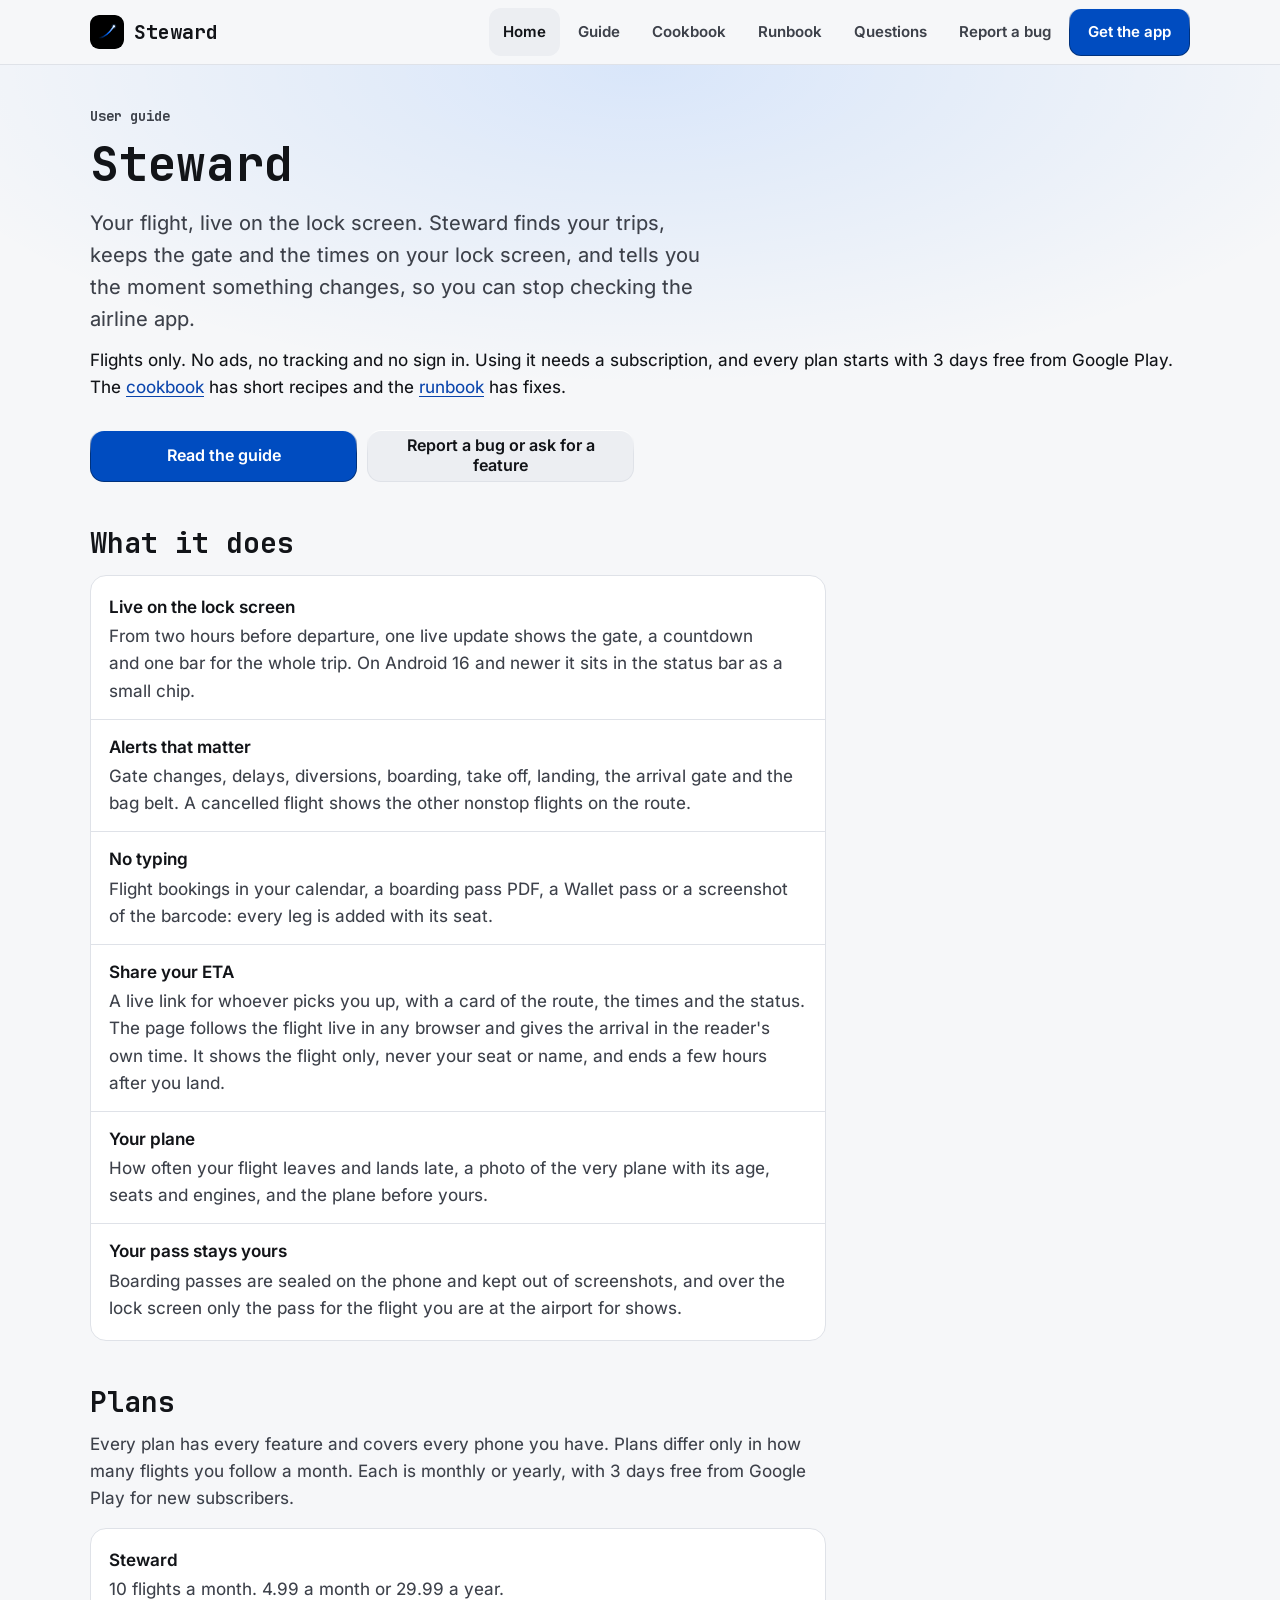
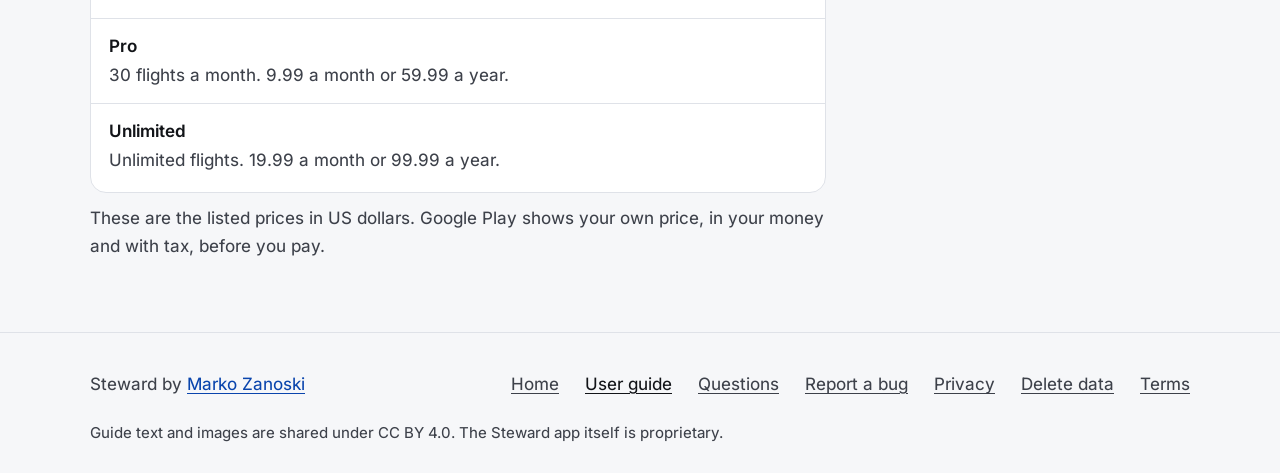
<file: docs/index.html>
<!doctype html>
<html lang="en">
<head>
<meta charset="utf-8">
<meta name="viewport" content="width=device-width, initial-scale=1, viewport-fit=cover">
<title>Home · Steward user guide</title>
<meta name="description" content="The user guide for Steward, the flight tracker for Android that keeps your gate and times live on the lock screen.">
<meta name="theme-color" content="#f6f7f9" media="(prefers-color-scheme: light)">
<meta name="theme-color" content="#000000" media="(prefers-color-scheme: dark)">
<meta property="og:title" content="Home · Steward user guide">
<meta property="og:description" content="The user guide for Steward, the flight tracker for Android that keeps your gate and times live on the lock screen.">
<link rel="icon" href="img/icon.svg" type="image/svg+xml">
<link rel="preload" href="fonts/jetbrains-mono-bold.woff2" as="font" type="font/woff2" crossorigin>
<link rel="preload" href="fonts/inter-regular.woff2" as="font" type="font/woff2" crossorigin>
<style>:root {
color-scheme: light dark;
--zs-fill: #004cc0;
--zs-on-fill: #ffffff;
--zs-glow: #0068ff;
--zs-mono: "JetBrains Mono", ui-monospace, "SF Mono", Menlo, Consolas, monospace;
--zs-sans: "Inter", system-ui, -apple-system, "Segoe UI", Roboto, sans-serif;
--zs-fs: 1;
--zs-type-screen-title: calc(27px * var(--zs-fs));
--zs-type-app-bar-title: calc(22px * var(--zs-fs));
--zs-type-pro-headline: calc(22px * var(--zs-fs));
--zs-type-sheet-title: calc(18px * var(--zs-fs));
--zs-type-sheet-title-big: calc(22px * var(--zs-fs));
--zs-type-section-label: calc(13px * var(--zs-fs));
--zs-type-panel-value: calc(19px * var(--zs-fs));
--zs-type-number: calc(20px * var(--zs-fs));
--zs-type-version: calc(17px * var(--zs-fs));
--zs-type-body: calc(15px * var(--zs-fs));
--zs-type-key: calc(15px * var(--zs-fs));
--zs-type-key-main: calc(16px * var(--zs-fs));
--zs-type-header-key: calc(13px * var(--zs-fs));
--zs-type-item-name: calc(15px * var(--zs-fs));
--zs-type-feature-name: calc(15px * var(--zs-fs));
--zs-type-pitch: calc(14.5px * var(--zs-fs));
--zs-type-hint: calc(14px * var(--zs-fs));
--zs-type-small: calc(13.5px * var(--zs-fs));
--zs-type-feature-line: calc(13px * var(--zs-fs));
--zs-type-nav-label: calc(12.5px * var(--zs-fs));
--zs-type-chip: calc(12.5px * var(--zs-fs));
--zs-type-meta: calc(12.5px * var(--zs-fs));
--zs-type-axis: calc(12px * var(--zs-fs));
--zs-r-plate: 16px;
--zs-r-key: 14px;
--zs-r-key-focus-inner: 10px;
--zs-r-header-key: 12px;
--zs-r-icon-button: 12px;
--zs-r-row: 12px;
--zs-r-note: 12px;
--zs-r-theme-tile: 14px;
--zs-r-tile-preview: 9px;
--zs-r-feature-tile: 10px;
--zs-r-list-icon: 10px;
--zs-r-sheet-top: 24px;
--zs-r-grab: 4px;
--zs-r-pill: 999px;
--zs-r-chip: 999px;
--zs-r-switch: 999px;
--zs-key-h: 52px;
--zs-header-key-h: 48px;
--zs-touch: 48px;
--zs-row-h: 52px;
--zs-item-h: 56px;
--zs-nav-item-h: 56px;
--zs-pill-w: 60px;
--zs-pill-h: 32px;
--zs-pro-row-h: 60px;
--zs-content-max: 1100px;
--zs-press-ms: 70ms;
--zs-release-ms: 140ms;
--zs-look-ms: 250ms;
--zs-pill-ms: 200ms;
--zs-s0: 2px;
--zs-s1: 4px;
--zs-s2: 6px;
--zs-s3: 8px;
--zs-s4: 10px;
--zs-s5: 12px;
--zs-s6: 14px;
--zs-s7: 16px;
--zs-s8: 18px;
--zs-s9: 22px;
--zs-s10: 26px;
--zs-s11: 28px;
--zs-s12: 32px;
--zs-s13: 48px;
--zs-ground: #f6f7f9;
--zs-plate: #ffffff;
--zs-well: #eceef2;
--zs-line: #dfe2e8;
--zs-edge: #7b808c;
--zs-bevel: #ffffff;
--zs-text: #121418;
--zs-soft: #3d414a;
--zs-blue: #0a45ad;
--zs-on-blue: #ffffff;
--zs-ok: #0a5530;
--zs-warn: #5c3a00;
--zs-bad: #931313;
--zs-scrim: rgba(18,20,24,.38);
--zs-chosen: #e8f0ff;
--zs-on-chosen: #0a3f9e;
--zs-risky-fill: #fde8e7;
--zs-risky-text: #8a1010;
--zs-risky-line: #d42a20;
--zs-live-dot: #1a7f4b;
}
@media (prefers-color-scheme: dark) {
:root:not([data-look]), :root[data-look="auto"] {
--zs-ground: #000000;
--zs-plate: #0d0d10;
--zs-well: #16171b;
--zs-line: #24252b;
--zs-edge: #646771;
--zs-bevel: #34363e;
--zs-text: #ffffff;
--zs-soft: #b6b8c0;
--zs-blue: #7aaeff;
--zs-on-blue: #04132e;
--zs-ok: #6fdc9b;
--zs-warn: #f2c06b;
--zs-bad: #ff9d97;
--zs-scrim: rgba(0,0,0,.6);
--zs-chosen: #0a2350;
--zs-on-chosen: #ffffff;
--zs-risky-fill: #2a0d10;
--zs-risky-text: #ffb4ae;
--zs-risky-line: #ff5a4f;
--zs-live-dot: #3ecf8e;
}
}
:root[data-look="light"] {
color-scheme: light;
--zs-ground: #f6f7f9;
--zs-plate: #ffffff;
--zs-well: #eceef2;
--zs-line: #dfe2e8;
--zs-edge: #7b808c;
--zs-bevel: #ffffff;
--zs-text: #121418;
--zs-soft: #3d414a;
--zs-blue: #0a45ad;
--zs-on-blue: #ffffff;
--zs-ok: #0a5530;
--zs-warn: #5c3a00;
--zs-bad: #931313;
--zs-scrim: rgba(18,20,24,.38);
--zs-chosen: #e8f0ff;
--zs-on-chosen: #0a3f9e;
--zs-risky-fill: #fde8e7;
--zs-risky-text: #8a1010;
--zs-risky-line: #d42a20;
--zs-live-dot: #1a7f4b;
}
:root[data-look="dark"] {
color-scheme: dark;
--zs-ground: #111215;
--zs-plate: #18191d;
--zs-well: #1f2126;
--zs-line: #2a2c33;
--zs-edge: #6c707b;
--zs-bevel: #3a3d46;
--zs-text: #eceef2;
--zs-soft: #b5b8c1;
--zs-blue: #86b6ff;
--zs-on-blue: #04132e;
--zs-ok: #6fdc9b;
--zs-warn: #f2c06b;
--zs-bad: #ff9d97;
--zs-scrim: rgba(0,0,0,.55);
--zs-chosen: #0a2350;
--zs-on-chosen: #ffffff;
--zs-risky-fill: #2a0d10;
--zs-risky-text: #ffb4ae;
--zs-risky-line: #ff5a4f;
--zs-live-dot: #3ecf8e;
}
:root[data-look="black"] {
color-scheme: dark;
--zs-ground: #000000;
--zs-plate: #0d0d10;
--zs-well: #16171b;
--zs-line: #24252b;
--zs-edge: #646771;
--zs-bevel: #34363e;
--zs-text: #ffffff;
--zs-soft: #b6b8c0;
--zs-blue: #7aaeff;
--zs-on-blue: #04132e;
--zs-ok: #6fdc9b;
--zs-warn: #f2c06b;
--zs-bad: #ff9d97;
--zs-scrim: rgba(0,0,0,.6);
--zs-chosen: #0a2350;
--zs-on-chosen: #ffffff;
--zs-risky-fill: #2a0d10;
--zs-risky-text: #ffb4ae;
--zs-risky-line: #ff5a4f;
--zs-live-dot: #3ecf8e;
}
@media (prefers-reduced-motion: reduce) { :root { --zs-press-ms: 0ms; --zs-release-ms: 0ms; --zs-look-ms: 0ms; --zs-pill-ms: 0ms; } }
@font-face { font-family: Inter; src: url(fonts/inter-regular.woff2) format("woff2"); font-weight: 400; font-display: swap; }
@font-face { font-family: Inter; src: url(fonts/inter-semibold.woff2) format("woff2"); font-weight: 600; font-display: swap; }
@font-face { font-family: "JetBrains Mono"; src: url(fonts/jetbrains-mono-bold.woff2) format("woff2"); font-weight: 700; font-display: swap; }
* { box-sizing: border-box; }
html { background: var(--zs-ground); scroll-behavior: smooth; -webkit-text-size-adjust: 100%; }
@media (prefers-reduced-motion: reduce) { html { scroll-behavior: auto; } }
body { margin: 0; color: var(--zs-text); background: var(--zs-ground); font: 400 1.0625rem/1.6 var(--zs-sans); -webkit-font-smoothing: antialiased; }
img, svg { display: block; max-width: 100%; }
a { color: var(--zs-blue); text-underline-offset: .2em; }
a:hover { text-decoration-thickness: 2px; }
:focus-visible { outline: 2px solid var(--zs-glow); outline-offset: 3px; border-radius: var(--zs-r-row); }
.skip { position: absolute; left: -999px; top: 8px; z-index: 20; background: var(--zs-fill); color: var(--zs-on-fill); padding: 12px 18px; border-radius: var(--zs-r-key); font-weight: 600; }
.skip:focus { left: 12px; }
.wrap { width: min(var(--zs-content-max), 100% - 40px); margin-inline: auto; }
h1, h2, .lbl { font-family: var(--zs-mono); font-weight: 700; letter-spacing: 0; margin: 0; }
h1, h2, h3 { text-wrap: balance; }
p, li, dd { text-wrap: pretty; }
h1 { font-size: clamp(2rem, 5.2vw, 3rem); line-height: 1.12; }
h2 { font-size: clamp(1.375rem, 3vw, 1.75rem); line-height: 1.2; margin: 44px 0 12px; }
h3, .h3 { font: 600 1.125rem/1.35 var(--zs-sans); margin: 0; }
.lbl { font-size: .875rem; color: var(--zs-soft); margin: 0 0 10px; }
p { margin: 0; }
p + p { margin-top: 12px; }
.bar { position: sticky; top: 0; z-index: 10; background: var(--zs-ground); border-bottom: 1px solid var(--zs-line); padding-top: env(safe-area-inset-top, 0px); }
.bar .wrap { display: flex; flex-wrap: wrap; align-items: center; justify-content: space-between; gap: 0 12px; min-height: 64px; padding-block: 8px; }
.brand { display: flex; align-items: center; gap: 10px; min-height: 48px; color: var(--zs-text); text-decoration: none; font: 700 1.25rem/1 var(--zs-mono); white-space: nowrap; }
.brand img { width: 34px; height: 34px; border-radius: 9px; }
.bar nav { display: flex; align-items: center; gap: 4px; }
.bar nav a { display: inline-flex; align-items: center; min-height: 48px; padding: 0 14px; border-radius: var(--zs-r-row); color: var(--zs-soft); font-weight: 600; font-size: .9375rem; text-decoration: none; white-space: nowrap; }
.bar nav a:hover, .bar nav a[aria-current] { color: var(--zs-text); background: var(--zs-well); }
@media (max-width: 760px) { .hide-s { display: none !important; } }
.key { display: inline-flex; align-items: center; justify-content: center; gap: 10px; min-height: var(--zs-key-h); padding: 0 22px; border-radius: var(--zs-r-key); border: 1px solid transparent; font: 600 1rem/1.2 var(--zs-sans); text-decoration: none; text-align: center; cursor: pointer; transition: transform var(--zs-release-ms) ease, filter var(--zs-release-ms) ease; }
.key:active { transform: scale(.97); transition-duration: var(--zs-press-ms); }
.key.filled, .bar nav a.key { color: var(--zs-on-fill); background: linear-gradient(var(--zs-fill), var(--zs-fill)) padding-box, linear-gradient(to bottom, rgba(255,255,255,.32), color-mix(in srgb, var(--zs-fill) 65%, #000) 45%) border-box; }
.key.filled:hover, .bar nav a.key:hover { color: var(--zs-on-fill); filter: brightness(1.08); }
.bar nav a.key { min-height: 48px; padding: 0 18px; border-radius: var(--zs-r-header-key); }
.key.tonal { color: var(--zs-text); background: linear-gradient(var(--zs-well), var(--zs-well)) padding-box, linear-gradient(to bottom, var(--zs-bevel), var(--zs-line) 45%) border-box; }
.keys { display: grid; gap: 10px; margin-top: 28px; max-width: 34rem; }
@media (min-width: 35em) { .keys { grid-auto-flow: column; grid-auto-columns: minmax(0, 1fr); } }
.plate { background: var(--zs-plate); border: 1px solid var(--zs-line); border-radius: var(--zs-r-plate); box-shadow: 0 1px 0 var(--zs-bevel) inset; }
.page { position: relative; isolation: isolate; padding-block: 40px 72px; }
.page::before { content: ""; position: absolute; inset: 0 0 auto; height: 320px; z-index: -1; pointer-events: none; background: radial-gradient(60% 100% at 50% 0%, color-mix(in srgb, var(--zs-glow) 12%, transparent), transparent); }
.lede { margin-top: 16px; max-width: 40rem; color: var(--zs-soft); font-size: clamp(1.0625rem, 1.8vw, 1.25rem); }
.doc { max-width: 46rem; overflow-wrap: break-word; }
.doc p, .doc li { color: var(--zs-soft); }
.doc strong, .doc b { color: var(--zs-text); font-weight: 600; }
.doc ul, .doc ol { padding-left: 1.3em; }
.doc li + li { margin-top: 6px; }
dl.rows { margin: 16px 0 0; padding: 4px 0; }
dl.rows > div { padding: 14px 18px; }
dl.rows > div + div { border-top: 1px solid var(--zs-line); }
dl.rows dt { font-weight: 600; color: var(--zs-text); }
dl.rows dd { margin: 2px 0 0; color: var(--zs-soft); }
.cards { display: grid; gap: 12px; margin-top: 24px; }
@media (min-width: 840px) { .cards { grid-template-columns: 1fr 1fr; } }
.card { padding: 22px; display: flex; flex-direction: column; gap: 6px; }
.card p { color: var(--zs-soft); }
.card .key { margin-top: auto; align-self: start; }
.card p:last-of-type { margin-bottom: 14px; }
.mail { color: var(--zs-text); }
.sr { position: absolute; width: 1px; height: 1px; overflow: hidden; clip-path: inset(50%); white-space: nowrap; }
footer { border-top: 1px solid var(--zs-line); padding: 28px 0 calc(28px + env(safe-area-inset-bottom, 0px)); color: var(--zs-soft); }
footer .wrap { display: flex; flex-wrap: wrap; gap: 12px 24px; justify-content: space-between; align-items: center; }
footer nav { display: flex; flex-wrap: wrap; gap: 2px; margin-inline: -12px; }
footer nav a { display: inline-flex; align-items: center; min-height: 48px; padding: 0 12px; color: var(--zs-soft); border-radius: var(--zs-r-row); }
footer nav a:hover, footer nav a[aria-current] { color: var(--zs-text); }
footer .lic { flex-basis: 100%; font-size: .9375rem; }
@media (min-width: 2200px) { html { font-size: 130%; } .wrap { width: min(1600px, 100% - 96px); } }
@media (min-width: 3200px) { html { font-size: 180%; } .wrap { width: min(2400px, 100% - 160px); } }
@media (prefers-reduced-motion: reduce) { .key { transition: none; } .key:active { transform: none; } }</style>
</head>
<body>
<a class="skip" href="#main">Skip to content</a>
<header class="bar">
  <div class="wrap">
    <a class="brand" href="index.html"><img src="img/icon.svg" alt="" width="34" height="34"><span>Steward</span></a>
    <nav aria-label="Guide pages"><a class="hide-s" href="index.html" aria-current="page">Home</a><a class="hide-s" href="guide.html">Guide</a><a class="hide-s" href="cookbook.html">Cookbook</a><a class="hide-s" href="runbook.html">Runbook</a><a class="hide-s" href="faq.html">Questions</a><a class="hide-s" href="report.html">Report a bug</a><a class="key" href="https://play.google.com/store/apps/details?id=com.zanoshky.steward">Get the app</a></nav>
  </div>
</header>
<main id="main" class="page">
  <div class="wrap">

    <p class="lbl">User guide</p>
    <h1>Steward</h1>
    <p class="lede">Your flight, live on the lock screen. Steward finds your trips, keeps the gate and the times on your lock screen, and tells you the moment something changes, so you can stop checking the airline app.</p>
    <p>Flights only. No ads, no tracking and no sign in. Using it needs a subscription, and every plan starts with 3 days free from Google Play. The <a href="cookbook.html">cookbook</a> has short recipes and the <a href="runbook.html">runbook</a> has fixes.</p>
    <div class="keys">
      <a class="key filled" href="guide.html">Read the guide</a>
      <a class="key tonal" href="report.html">Report a bug or ask for a feature</a>
    </div>

    <div class="doc">
      <h2>What it does</h2>
      <dl class="rows plate">
        <div><dt>Live on the lock screen</dt><dd>From two hours before departure, one live update shows the gate, a countdown and one bar for the whole trip. On Android 16 and newer it sits in the status bar as a small chip.</dd></div>
        <div><dt>Alerts that matter</dt><dd>Gate changes, delays, diversions, boarding, take off, landing, the arrival gate and the bag belt. A cancelled flight shows the other nonstop flights on the route.</dd></div>
        <div><dt>No typing</dt><dd>Flight bookings in your calendar, a boarding pass PDF, a Wallet pass or a screenshot of the barcode: every leg is added with its seat.</dd></div>
        <div><dt>Share your ETA</dt><dd>A live link for whoever picks you up, with a card of the route, the times and the status. The page follows the flight live in any browser and gives the arrival in the reader's own time. It shows the flight only, never your seat or name, and ends a few hours after you land.</dd></div>
        <div><dt>Your plane</dt><dd>How often your flight leaves and lands late, a photo of the very plane with its age, seats and engines, and the plane before yours.</dd></div>
        <div><dt>Your pass stays yours</dt><dd>Boarding passes are sealed on the phone and kept out of screenshots, and over the lock screen only the pass for the flight you are at the airport for shows.</dd></div>
      </dl>

      <h2>Plans</h2>
      <p>Every plan has every feature and covers every phone you have. Plans differ only in how many flights you follow a month. Each is monthly or yearly, with 3 days free from Google Play for new subscribers.</p>
      <dl class="rows plate">
        <div><dt>Steward</dt><dd>10 flights a month. 4.99 a month or 29.99 a year.</dd></div>
        <div><dt>Pro</dt><dd>30 flights a month. 9.99 a month or 59.99 a year.</dd></div>
        <div><dt>Unlimited</dt><dd>Unlimited flights. 19.99 a month or 99.99 a year.</dd></div>
      </dl>
      <p style="margin-top:12px">These are the listed prices in US dollars. Google Play shows your own price, in your money and with tax, before you pay.</p>
    </div>

  </div>
</main>
<footer>
  <div class="wrap">
    <span>Steward by <a href="https://zanoski.com">Marko Zanoski</a></span>
    <nav aria-label="Footer"><a href="https://steward.zanoski.com">Home</a><a href="index.html" aria-current="page">User guide</a><a href="faq.html">Questions</a><a href="report.html">Report a bug</a><a href="https://steward.zanoski.com/privacy">Privacy</a><a href="https://steward.zanoski.com/delete">Delete data</a><a href="https://steward.zanoski.com/terms">Terms</a></nav>
    <p class="lic">Guide text and images are shared under CC BY 4.0. The Steward app itself is proprietary.</p>
  </div>
</footer>
</body>
</html>
</file>
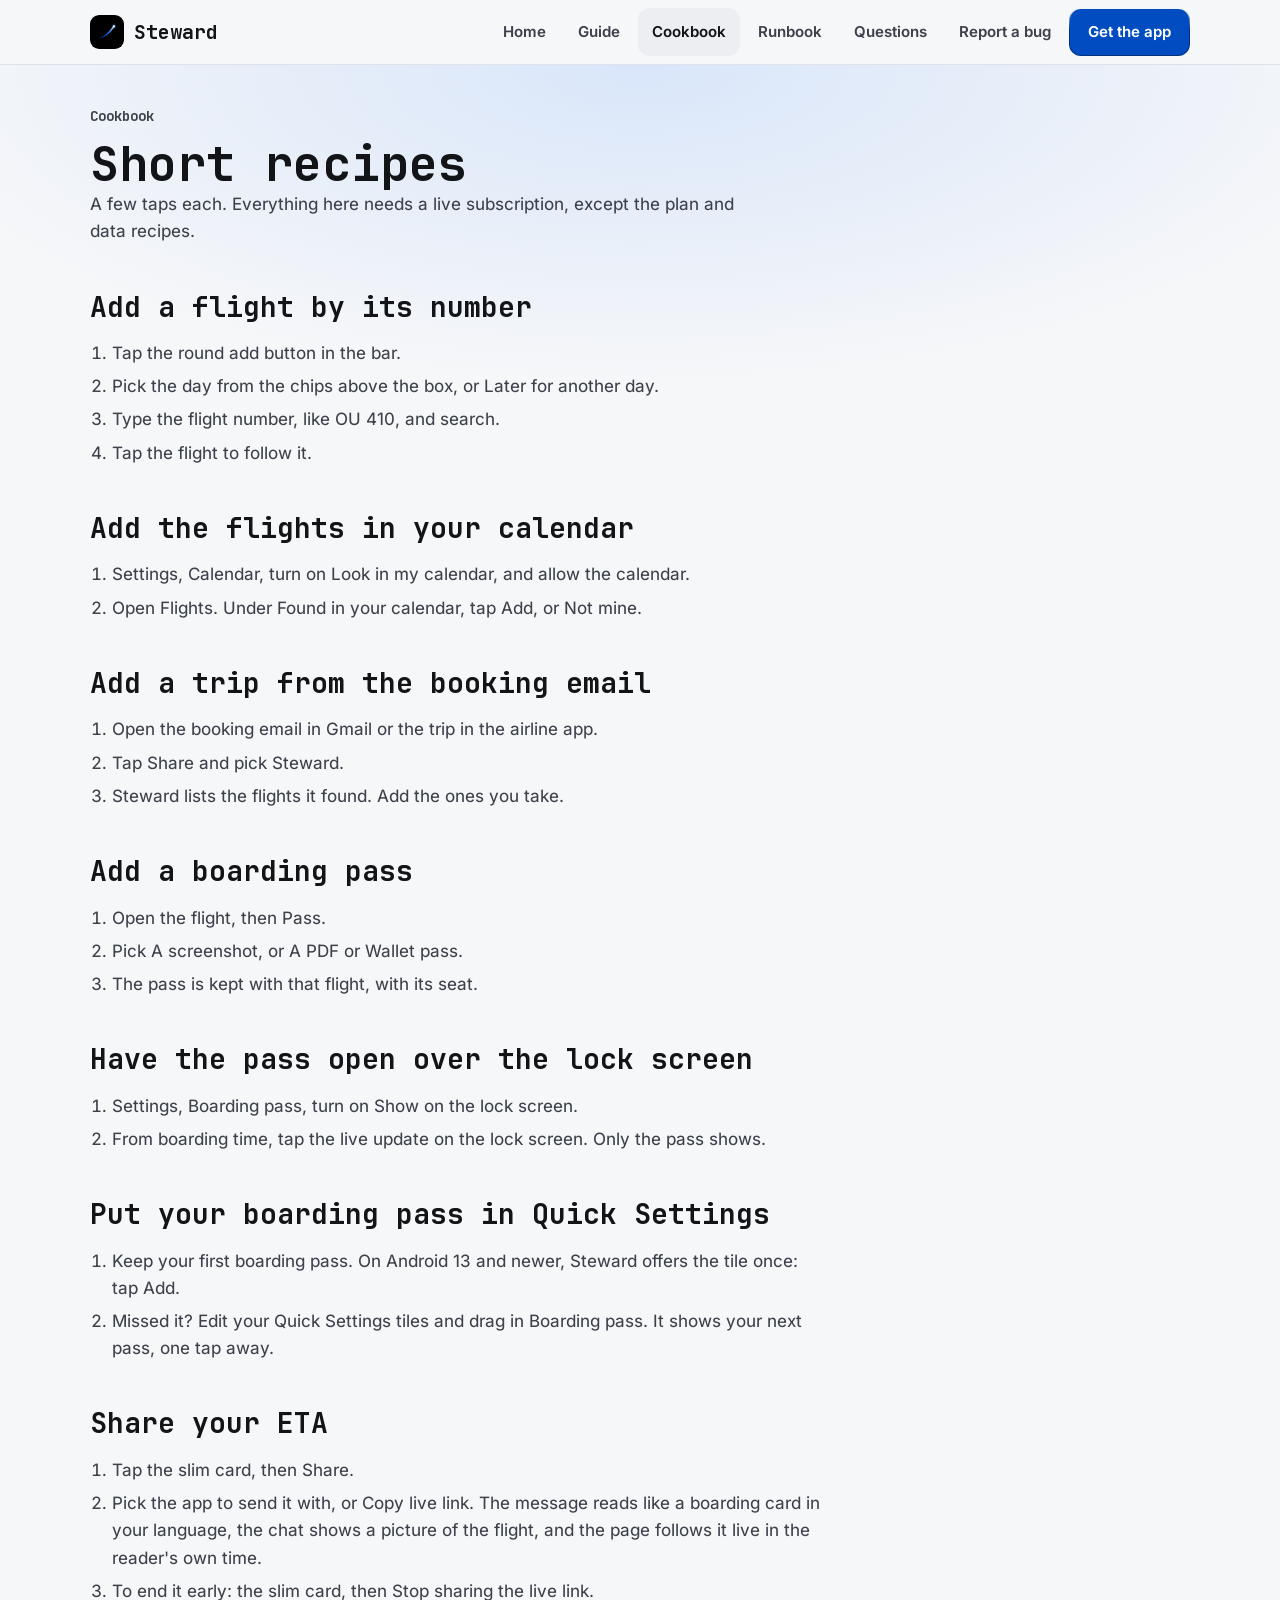
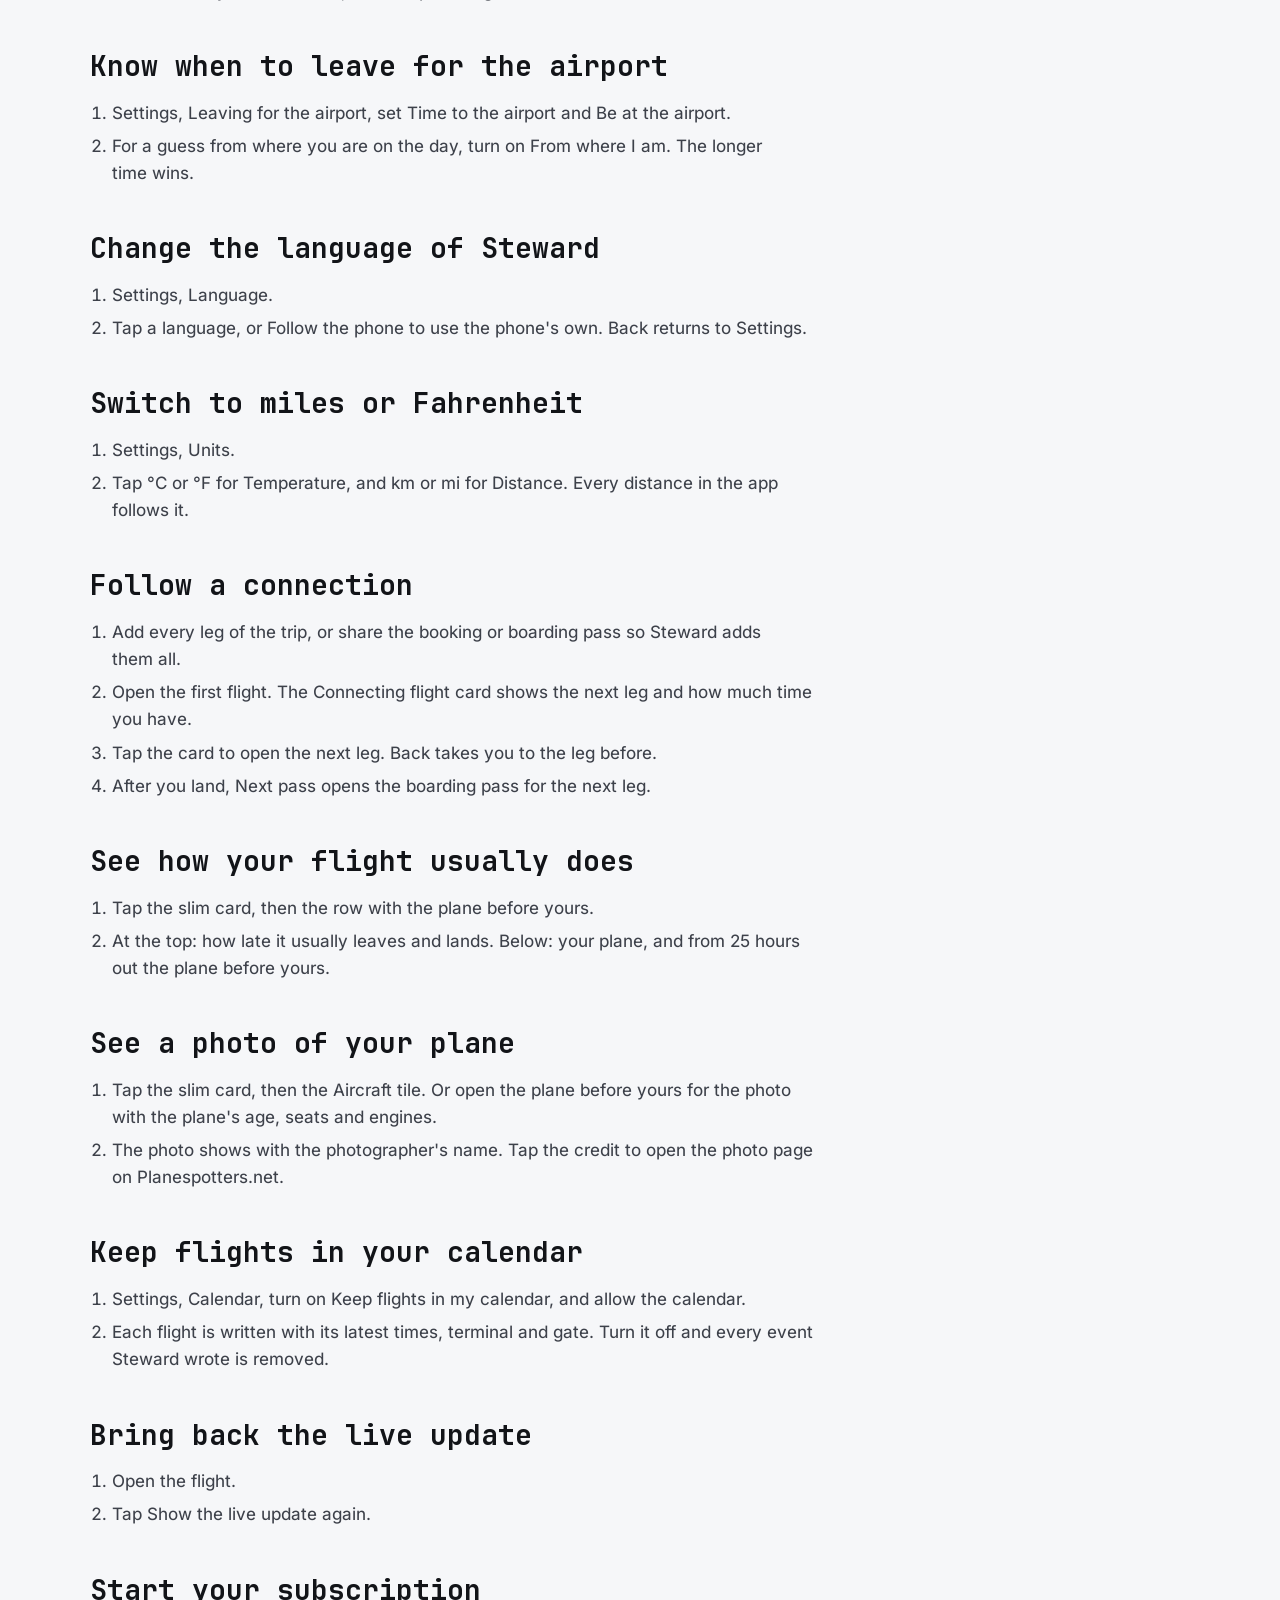
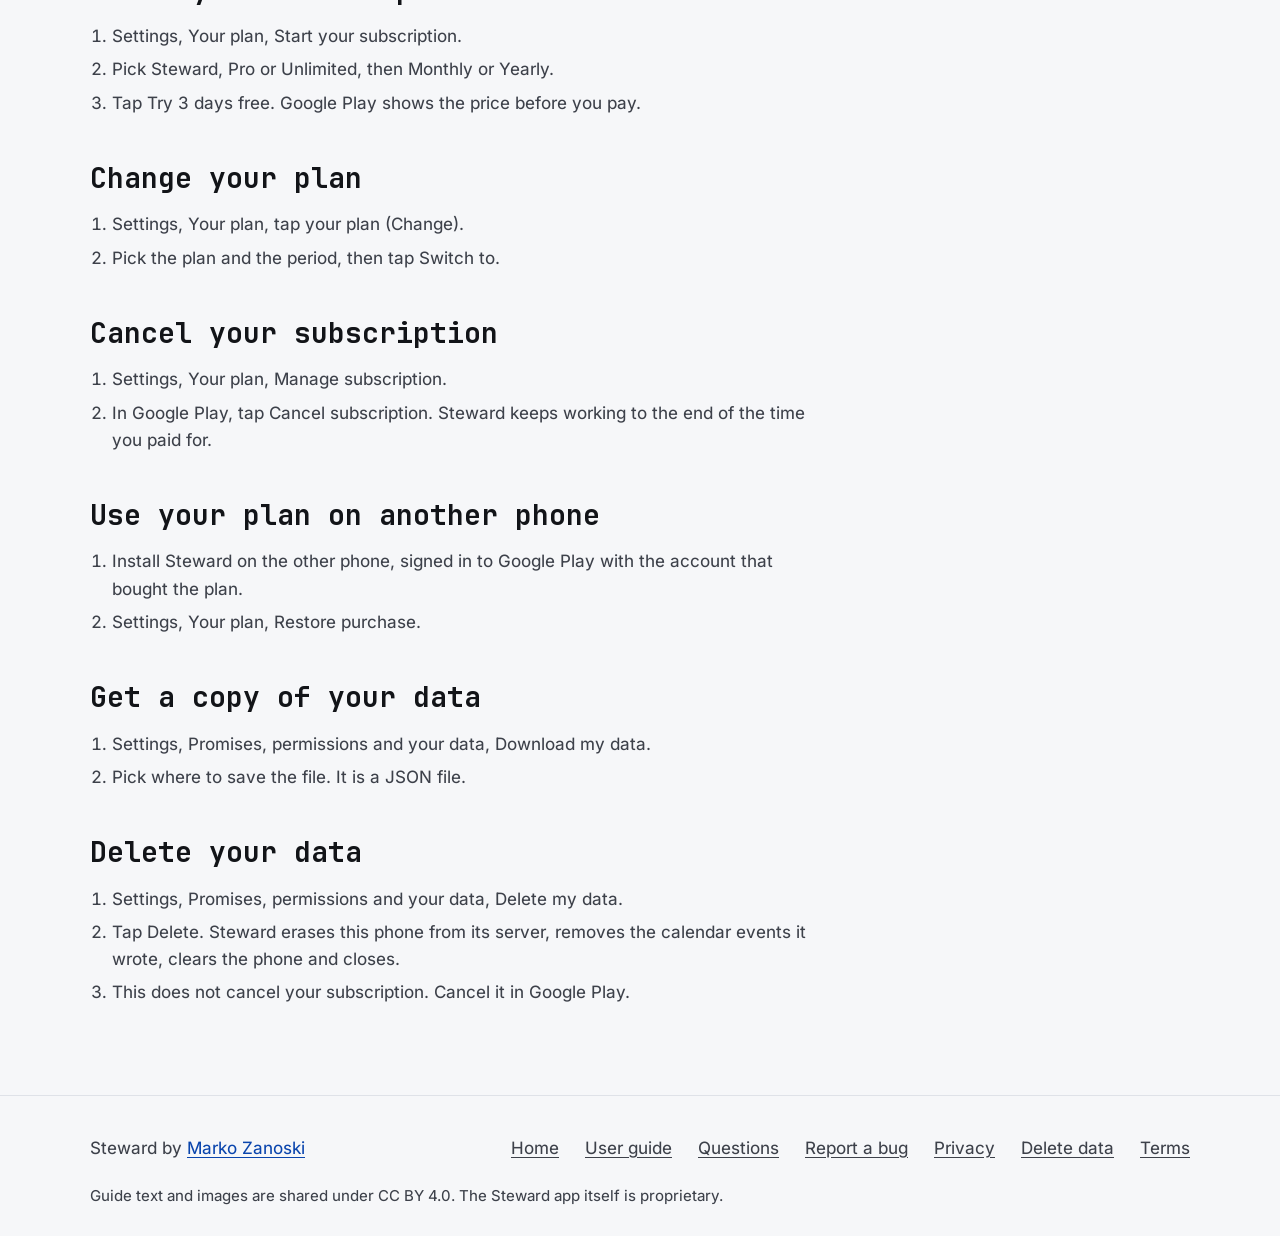
<file: docs/cookbook.html>
<!doctype html>
<html lang="en">
<head>
<meta charset="utf-8">
<meta name="viewport" content="width=device-width, initial-scale=1, viewport-fit=cover">
<title>Cookbook · Steward user guide</title>
<meta name="description" content="Short Steward recipes: add a flight, read a boarding pass, share your ETA, switch units, follow a connection, see your plane, get the pass on the lock screen, keep flights in your calendar, change or cancel your plan, and delete your data.">
<meta name="theme-color" content="#f6f7f9" media="(prefers-color-scheme: light)">
<meta name="theme-color" content="#000000" media="(prefers-color-scheme: dark)">
<meta property="og:title" content="Cookbook · Steward user guide">
<meta property="og:description" content="Short Steward recipes: add a flight, read a boarding pass, share your ETA, switch units, follow a connection, see your plane, get the pass on the lock screen, keep flights in your calendar, change or cancel your plan, and delete your data.">
<link rel="icon" href="img/icon.svg" type="image/svg+xml">
<link rel="preload" href="fonts/jetbrains-mono-bold.woff2" as="font" type="font/woff2" crossorigin>
<link rel="preload" href="fonts/inter-regular.woff2" as="font" type="font/woff2" crossorigin>
<style>:root {
color-scheme: light dark;
--zs-fill: #004cc0;
--zs-on-fill: #ffffff;
--zs-glow: #0068ff;
--zs-mono: "JetBrains Mono", ui-monospace, "SF Mono", Menlo, Consolas, monospace;
--zs-sans: "Inter", system-ui, -apple-system, "Segoe UI", Roboto, sans-serif;
--zs-fs: 1;
--zs-type-screen-title: calc(27px * var(--zs-fs));
--zs-type-app-bar-title: calc(22px * var(--zs-fs));
--zs-type-pro-headline: calc(22px * var(--zs-fs));
--zs-type-sheet-title: calc(18px * var(--zs-fs));
--zs-type-sheet-title-big: calc(22px * var(--zs-fs));
--zs-type-section-label: calc(13px * var(--zs-fs));
--zs-type-panel-value: calc(19px * var(--zs-fs));
--zs-type-number: calc(20px * var(--zs-fs));
--zs-type-version: calc(17px * var(--zs-fs));
--zs-type-body: calc(15px * var(--zs-fs));
--zs-type-key: calc(15px * var(--zs-fs));
--zs-type-key-main: calc(16px * var(--zs-fs));
--zs-type-header-key: calc(13px * var(--zs-fs));
--zs-type-item-name: calc(15px * var(--zs-fs));
--zs-type-feature-name: calc(15px * var(--zs-fs));
--zs-type-pitch: calc(14.5px * var(--zs-fs));
--zs-type-hint: calc(14px * var(--zs-fs));
--zs-type-small: calc(13.5px * var(--zs-fs));
--zs-type-feature-line: calc(13px * var(--zs-fs));
--zs-type-nav-label: calc(12.5px * var(--zs-fs));
--zs-type-chip: calc(12.5px * var(--zs-fs));
--zs-type-meta: calc(12.5px * var(--zs-fs));
--zs-type-axis: calc(12px * var(--zs-fs));
--zs-r-plate: 16px;
--zs-r-key: 14px;
--zs-r-key-focus-inner: 10px;
--zs-r-header-key: 12px;
--zs-r-icon-button: 12px;
--zs-r-row: 12px;
--zs-r-note: 12px;
--zs-r-theme-tile: 14px;
--zs-r-tile-preview: 9px;
--zs-r-feature-tile: 10px;
--zs-r-list-icon: 10px;
--zs-r-sheet-top: 24px;
--zs-r-grab: 4px;
--zs-r-pill: 999px;
--zs-r-chip: 999px;
--zs-r-switch: 999px;
--zs-key-h: 52px;
--zs-header-key-h: 48px;
--zs-touch: 48px;
--zs-row-h: 52px;
--zs-item-h: 56px;
--zs-nav-item-h: 56px;
--zs-pill-w: 60px;
--zs-pill-h: 32px;
--zs-pro-row-h: 60px;
--zs-content-max: 1100px;
--zs-press-ms: 70ms;
--zs-release-ms: 140ms;
--zs-look-ms: 250ms;
--zs-pill-ms: 200ms;
--zs-s0: 2px;
--zs-s1: 4px;
--zs-s2: 6px;
--zs-s3: 8px;
--zs-s4: 10px;
--zs-s5: 12px;
--zs-s6: 14px;
--zs-s7: 16px;
--zs-s8: 18px;
--zs-s9: 22px;
--zs-s10: 26px;
--zs-s11: 28px;
--zs-s12: 32px;
--zs-s13: 48px;
--zs-ground: #f6f7f9;
--zs-plate: #ffffff;
--zs-well: #eceef2;
--zs-line: #dfe2e8;
--zs-edge: #7b808c;
--zs-bevel: #ffffff;
--zs-text: #121418;
--zs-soft: #3d414a;
--zs-blue: #0a45ad;
--zs-on-blue: #ffffff;
--zs-ok: #0a5530;
--zs-warn: #5c3a00;
--zs-bad: #931313;
--zs-scrim: rgba(18,20,24,.38);
--zs-chosen: #e8f0ff;
--zs-on-chosen: #0a3f9e;
--zs-risky-fill: #fde8e7;
--zs-risky-text: #8a1010;
--zs-risky-line: #d42a20;
--zs-live-dot: #1a7f4b;
}
@media (prefers-color-scheme: dark) {
:root:not([data-look]), :root[data-look="auto"] {
--zs-ground: #000000;
--zs-plate: #0d0d10;
--zs-well: #16171b;
--zs-line: #24252b;
--zs-edge: #646771;
--zs-bevel: #34363e;
--zs-text: #ffffff;
--zs-soft: #b6b8c0;
--zs-blue: #7aaeff;
--zs-on-blue: #04132e;
--zs-ok: #6fdc9b;
--zs-warn: #f2c06b;
--zs-bad: #ff9d97;
--zs-scrim: rgba(0,0,0,.6);
--zs-chosen: #0a2350;
--zs-on-chosen: #ffffff;
--zs-risky-fill: #2a0d10;
--zs-risky-text: #ffb4ae;
--zs-risky-line: #ff5a4f;
--zs-live-dot: #3ecf8e;
}
}
:root[data-look="light"] {
color-scheme: light;
--zs-ground: #f6f7f9;
--zs-plate: #ffffff;
--zs-well: #eceef2;
--zs-line: #dfe2e8;
--zs-edge: #7b808c;
--zs-bevel: #ffffff;
--zs-text: #121418;
--zs-soft: #3d414a;
--zs-blue: #0a45ad;
--zs-on-blue: #ffffff;
--zs-ok: #0a5530;
--zs-warn: #5c3a00;
--zs-bad: #931313;
--zs-scrim: rgba(18,20,24,.38);
--zs-chosen: #e8f0ff;
--zs-on-chosen: #0a3f9e;
--zs-risky-fill: #fde8e7;
--zs-risky-text: #8a1010;
--zs-risky-line: #d42a20;
--zs-live-dot: #1a7f4b;
}
:root[data-look="dark"] {
color-scheme: dark;
--zs-ground: #111215;
--zs-plate: #18191d;
--zs-well: #1f2126;
--zs-line: #2a2c33;
--zs-edge: #6c707b;
--zs-bevel: #3a3d46;
--zs-text: #eceef2;
--zs-soft: #b5b8c1;
--zs-blue: #86b6ff;
--zs-on-blue: #04132e;
--zs-ok: #6fdc9b;
--zs-warn: #f2c06b;
--zs-bad: #ff9d97;
--zs-scrim: rgba(0,0,0,.55);
--zs-chosen: #0a2350;
--zs-on-chosen: #ffffff;
--zs-risky-fill: #2a0d10;
--zs-risky-text: #ffb4ae;
--zs-risky-line: #ff5a4f;
--zs-live-dot: #3ecf8e;
}
:root[data-look="black"] {
color-scheme: dark;
--zs-ground: #000000;
--zs-plate: #0d0d10;
--zs-well: #16171b;
--zs-line: #24252b;
--zs-edge: #646771;
--zs-bevel: #34363e;
--zs-text: #ffffff;
--zs-soft: #b6b8c0;
--zs-blue: #7aaeff;
--zs-on-blue: #04132e;
--zs-ok: #6fdc9b;
--zs-warn: #f2c06b;
--zs-bad: #ff9d97;
--zs-scrim: rgba(0,0,0,.6);
--zs-chosen: #0a2350;
--zs-on-chosen: #ffffff;
--zs-risky-fill: #2a0d10;
--zs-risky-text: #ffb4ae;
--zs-risky-line: #ff5a4f;
--zs-live-dot: #3ecf8e;
}
@media (prefers-reduced-motion: reduce) { :root { --zs-press-ms: 0ms; --zs-release-ms: 0ms; --zs-look-ms: 0ms; --zs-pill-ms: 0ms; } }
@font-face { font-family: Inter; src: url(fonts/inter-regular.woff2) format("woff2"); font-weight: 400; font-display: swap; }
@font-face { font-family: Inter; src: url(fonts/inter-semibold.woff2) format("woff2"); font-weight: 600; font-display: swap; }
@font-face { font-family: "JetBrains Mono"; src: url(fonts/jetbrains-mono-bold.woff2) format("woff2"); font-weight: 700; font-display: swap; }
* { box-sizing: border-box; }
html { background: var(--zs-ground); scroll-behavior: smooth; -webkit-text-size-adjust: 100%; }
@media (prefers-reduced-motion: reduce) { html { scroll-behavior: auto; } }
body { margin: 0; color: var(--zs-text); background: var(--zs-ground); font: 400 1.0625rem/1.6 var(--zs-sans); -webkit-font-smoothing: antialiased; }
img, svg { display: block; max-width: 100%; }
a { color: var(--zs-blue); text-underline-offset: .2em; }
a:hover { text-decoration-thickness: 2px; }
:focus-visible { outline: 2px solid var(--zs-glow); outline-offset: 3px; border-radius: var(--zs-r-row); }
.skip { position: absolute; left: -999px; top: 8px; z-index: 20; background: var(--zs-fill); color: var(--zs-on-fill); padding: 12px 18px; border-radius: var(--zs-r-key); font-weight: 600; }
.skip:focus { left: 12px; }
.wrap { width: min(var(--zs-content-max), 100% - 40px); margin-inline: auto; }
h1, h2, .lbl { font-family: var(--zs-mono); font-weight: 700; letter-spacing: 0; margin: 0; }
h1, h2, h3 { text-wrap: balance; }
p, li, dd { text-wrap: pretty; }
h1 { font-size: clamp(2rem, 5.2vw, 3rem); line-height: 1.12; }
h2 { font-size: clamp(1.375rem, 3vw, 1.75rem); line-height: 1.2; margin: 44px 0 12px; }
h3, .h3 { font: 600 1.125rem/1.35 var(--zs-sans); margin: 0; }
.lbl { font-size: .875rem; color: var(--zs-soft); margin: 0 0 10px; }
p { margin: 0; }
p + p { margin-top: 12px; }
.bar { position: sticky; top: 0; z-index: 10; background: var(--zs-ground); border-bottom: 1px solid var(--zs-line); padding-top: env(safe-area-inset-top, 0px); }
.bar .wrap { display: flex; flex-wrap: wrap; align-items: center; justify-content: space-between; gap: 0 12px; min-height: 64px; padding-block: 8px; }
.brand { display: flex; align-items: center; gap: 10px; min-height: 48px; color: var(--zs-text); text-decoration: none; font: 700 1.25rem/1 var(--zs-mono); white-space: nowrap; }
.brand img { width: 34px; height: 34px; border-radius: 9px; }
.bar nav { display: flex; align-items: center; gap: 4px; }
.bar nav a { display: inline-flex; align-items: center; min-height: 48px; padding: 0 14px; border-radius: var(--zs-r-row); color: var(--zs-soft); font-weight: 600; font-size: .9375rem; text-decoration: none; white-space: nowrap; }
.bar nav a:hover, .bar nav a[aria-current] { color: var(--zs-text); background: var(--zs-well); }
@media (max-width: 760px) { .hide-s { display: none !important; } }
.key { display: inline-flex; align-items: center; justify-content: center; gap: 10px; min-height: var(--zs-key-h); padding: 0 22px; border-radius: var(--zs-r-key); border: 1px solid transparent; font: 600 1rem/1.2 var(--zs-sans); text-decoration: none; text-align: center; cursor: pointer; transition: transform var(--zs-release-ms) ease, filter var(--zs-release-ms) ease; }
.key:active { transform: scale(.97); transition-duration: var(--zs-press-ms); }
.key.filled, .bar nav a.key { color: var(--zs-on-fill); background: linear-gradient(var(--zs-fill), var(--zs-fill)) padding-box, linear-gradient(to bottom, rgba(255,255,255,.32), color-mix(in srgb, var(--zs-fill) 65%, #000) 45%) border-box; }
.key.filled:hover, .bar nav a.key:hover { color: var(--zs-on-fill); filter: brightness(1.08); }
.bar nav a.key { min-height: 48px; padding: 0 18px; border-radius: var(--zs-r-header-key); }
.key.tonal { color: var(--zs-text); background: linear-gradient(var(--zs-well), var(--zs-well)) padding-box, linear-gradient(to bottom, var(--zs-bevel), var(--zs-line) 45%) border-box; }
.keys { display: grid; gap: 10px; margin-top: 28px; max-width: 34rem; }
@media (min-width: 35em) { .keys { grid-auto-flow: column; grid-auto-columns: minmax(0, 1fr); } }
.plate { background: var(--zs-plate); border: 1px solid var(--zs-line); border-radius: var(--zs-r-plate); box-shadow: 0 1px 0 var(--zs-bevel) inset; }
.page { position: relative; isolation: isolate; padding-block: 40px 72px; }
.page::before { content: ""; position: absolute; inset: 0 0 auto; height: 320px; z-index: -1; pointer-events: none; background: radial-gradient(60% 100% at 50% 0%, color-mix(in srgb, var(--zs-glow) 12%, transparent), transparent); }
.lede { margin-top: 16px; max-width: 40rem; color: var(--zs-soft); font-size: clamp(1.0625rem, 1.8vw, 1.25rem); }
.doc { max-width: 46rem; overflow-wrap: break-word; }
.doc p, .doc li { color: var(--zs-soft); }
.doc strong, .doc b { color: var(--zs-text); font-weight: 600; }
.doc ul, .doc ol { padding-left: 1.3em; }
.doc li + li { margin-top: 6px; }
dl.rows { margin: 16px 0 0; padding: 4px 0; }
dl.rows > div { padding: 14px 18px; }
dl.rows > div + div { border-top: 1px solid var(--zs-line); }
dl.rows dt { font-weight: 600; color: var(--zs-text); }
dl.rows dd { margin: 2px 0 0; color: var(--zs-soft); }
.cards { display: grid; gap: 12px; margin-top: 24px; }
@media (min-width: 840px) { .cards { grid-template-columns: 1fr 1fr; } }
.card { padding: 22px; display: flex; flex-direction: column; gap: 6px; }
.card p { color: var(--zs-soft); }
.card .key { margin-top: auto; align-self: start; }
.card p:last-of-type { margin-bottom: 14px; }
.mail { color: var(--zs-text); }
.sr { position: absolute; width: 1px; height: 1px; overflow: hidden; clip-path: inset(50%); white-space: nowrap; }
footer { border-top: 1px solid var(--zs-line); padding: 28px 0 calc(28px + env(safe-area-inset-bottom, 0px)); color: var(--zs-soft); }
footer .wrap { display: flex; flex-wrap: wrap; gap: 12px 24px; justify-content: space-between; align-items: center; }
footer nav { display: flex; flex-wrap: wrap; gap: 2px; margin-inline: -12px; }
footer nav a { display: inline-flex; align-items: center; min-height: 48px; padding: 0 12px; color: var(--zs-soft); border-radius: var(--zs-r-row); }
footer nav a:hover, footer nav a[aria-current] { color: var(--zs-text); }
footer .lic { flex-basis: 100%; font-size: .9375rem; }
@media (min-width: 2200px) { html { font-size: 130%; } .wrap { width: min(1600px, 100% - 96px); } }
@media (min-width: 3200px) { html { font-size: 180%; } .wrap { width: min(2400px, 100% - 160px); } }
@media (prefers-reduced-motion: reduce) { .key { transition: none; } .key:active { transform: none; } }</style>
</head>
<body>
<a class="skip" href="#main">Skip to content</a>
<header class="bar">
  <div class="wrap">
    <a class="brand" href="index.html"><img src="img/icon.svg" alt="" width="34" height="34"><span>Steward</span></a>
    <nav aria-label="Guide pages"><a class="hide-s" href="index.html">Home</a><a class="hide-s" href="guide.html">Guide</a><a class="hide-s" href="cookbook.html" aria-current="page">Cookbook</a><a class="hide-s" href="runbook.html">Runbook</a><a class="hide-s" href="faq.html">Questions</a><a class="hide-s" href="report.html">Report a bug</a><a class="key" href="https://play.google.com/store/apps/details?id=com.zanoshky.steward">Get the app</a></nav>
  </div>
</header>
<main id="main" class="page">
  <div class="wrap">

    <div class="doc">
    <p class="lbl">Cookbook</p>
    <h1>Short recipes</h1>
    <p>A few taps each. Everything here needs a live subscription, except the plan and data recipes.</p>

    <h2>Add a flight by its number</h2>
    <ol><li>Tap the round add button in the bar.</li><li>Pick the day from the chips above the box, or Later for another day.</li><li>Type the flight number, like OU 410, and search.</li><li>Tap the flight to follow it.</li></ol>

    <h2>Add the flights in your calendar</h2>
    <ol><li>Settings, Calendar, turn on Look in my calendar, and allow the calendar.</li><li>Open Flights. Under Found in your calendar, tap Add, or Not mine.</li></ol>

    <h2>Add a trip from the booking email</h2>
    <ol><li>Open the booking email in Gmail or the trip in the airline app.</li><li>Tap Share and pick Steward.</li><li>Steward lists the flights it found. Add the ones you take.</li></ol>

    <h2>Add a boarding pass</h2>
    <ol><li>Open the flight, then Pass.</li><li>Pick A screenshot, or A PDF or Wallet pass.</li><li>The pass is kept with that flight, with its seat.</li></ol>

    <h2>Have the pass open over the lock screen</h2>
    <ol><li>Settings, Boarding pass, turn on Show on the lock screen.</li><li>From boarding time, tap the live update on the lock screen. Only the pass shows.</li></ol>

    <h2>Put your boarding pass in Quick Settings</h2>
    <ol><li>Keep your first boarding pass. On Android 13 and newer, Steward offers the tile once: tap Add.</li><li>Missed it? Edit your Quick Settings tiles and drag in Boarding pass. It shows your next pass, one tap away.</li></ol>

    <h2>Share your ETA</h2>
    <ol><li>Tap the slim card, then Share.</li><li>Pick the app to send it with, or Copy live link. The message reads like a boarding card in your language, the chat shows a picture of the flight, and the page follows it live in the reader's own time.</li><li>To end it early: the slim card, then Stop sharing the live link.</li></ol>

    <h2>Know when to leave for the airport</h2>
    <ol><li>Settings, Leaving for the airport, set Time to the airport and Be at the airport.</li><li>For a guess from where you are on the day, turn on From where I am. The longer time wins.</li></ol>

    <h2>Change the language of Steward</h2>
    <ol><li>Settings, Language.</li><li>Tap a language, or Follow the phone to use the phone's own. Back returns to Settings.</li></ol>

    <h2>Switch to miles or Fahrenheit</h2>
    <ol><li>Settings, Units.</li><li>Tap °C or °F for Temperature, and km or mi for Distance. Every distance in the app follows it.</li></ol>

    <h2>Follow a connection</h2>
    <ol><li>Add every leg of the trip, or share the booking or boarding pass so Steward adds them all.</li><li>Open the first flight. The Connecting flight card shows the next leg and how much time you have.</li><li>Tap the card to open the next leg. Back takes you to the leg before.</li><li>After you land, Next pass opens the boarding pass for the next leg.</li></ol>

    <h2>See how your flight usually does</h2>
    <ol><li>Tap the slim card, then the row with the plane before yours.</li><li>At the top: how late it usually leaves and lands. Below: your plane, and from 25 hours out the plane before yours.</li></ol>

    <h2>See a photo of your plane</h2>
    <ol><li>Tap the slim card, then the Aircraft tile. Or open the plane before yours for the photo with the plane's age, seats and engines.</li><li>The photo shows with the photographer's name. Tap the credit to open the photo page on Planespotters.net.</li></ol>

    <h2>Keep flights in your calendar</h2>
    <ol><li>Settings, Calendar, turn on Keep flights in my calendar, and allow the calendar.</li><li>Each flight is written with its latest times, terminal and gate. Turn it off and every event Steward wrote is removed.</li></ol>

    <h2>Bring back the live update</h2>
    <ol><li>Open the flight.</li><li>Tap Show the live update again.</li></ol>

    <h2>Start your subscription</h2>
    <ol><li>Settings, Your plan, Start your subscription.</li><li>Pick Steward, Pro or Unlimited, then Monthly or Yearly.</li><li>Tap Try 3 days free. Google Play shows the price before you pay.</li></ol>

    <h2>Change your plan</h2>
    <ol><li>Settings, Your plan, tap your plan (Change).</li><li>Pick the plan and the period, then tap Switch to.</li></ol>

    <h2>Cancel your subscription</h2>
    <ol><li>Settings, Your plan, Manage subscription.</li><li>In Google Play, tap Cancel subscription. Steward keeps working to the end of the time you paid for.</li></ol>

    <h2>Use your plan on another phone</h2>
    <ol><li>Install Steward on the other phone, signed in to Google Play with the account that bought the plan.</li><li>Settings, Your plan, Restore purchase.</li></ol>

    <h2>Get a copy of your data</h2>
    <ol><li>Settings, Promises, permissions and your data, Download my data.</li><li>Pick where to save the file. It is a JSON file.</li></ol>

    <h2>Delete your data</h2>
    <ol><li>Settings, Promises, permissions and your data, Delete my data.</li><li>Tap Delete. Steward erases this phone from its server, removes the calendar events it wrote, clears the phone and closes.</li><li>This does not cancel your subscription. Cancel it in Google Play.</li></ol>
    </div>

  </div>
</main>
<footer>
  <div class="wrap">
    <span>Steward by <a href="https://zanoski.com">Marko Zanoski</a></span>
    <nav aria-label="Footer"><a href="https://steward.zanoski.com">Home</a><a href="index.html">User guide</a><a href="faq.html">Questions</a><a href="report.html">Report a bug</a><a href="https://steward.zanoski.com/privacy">Privacy</a><a href="https://steward.zanoski.com/delete">Delete data</a><a href="https://steward.zanoski.com/terms">Terms</a></nav>
    <p class="lic">Guide text and images are shared under CC BY 4.0. The Steward app itself is proprietary.</p>
  </div>
</footer>
</body>
</html>
</file>
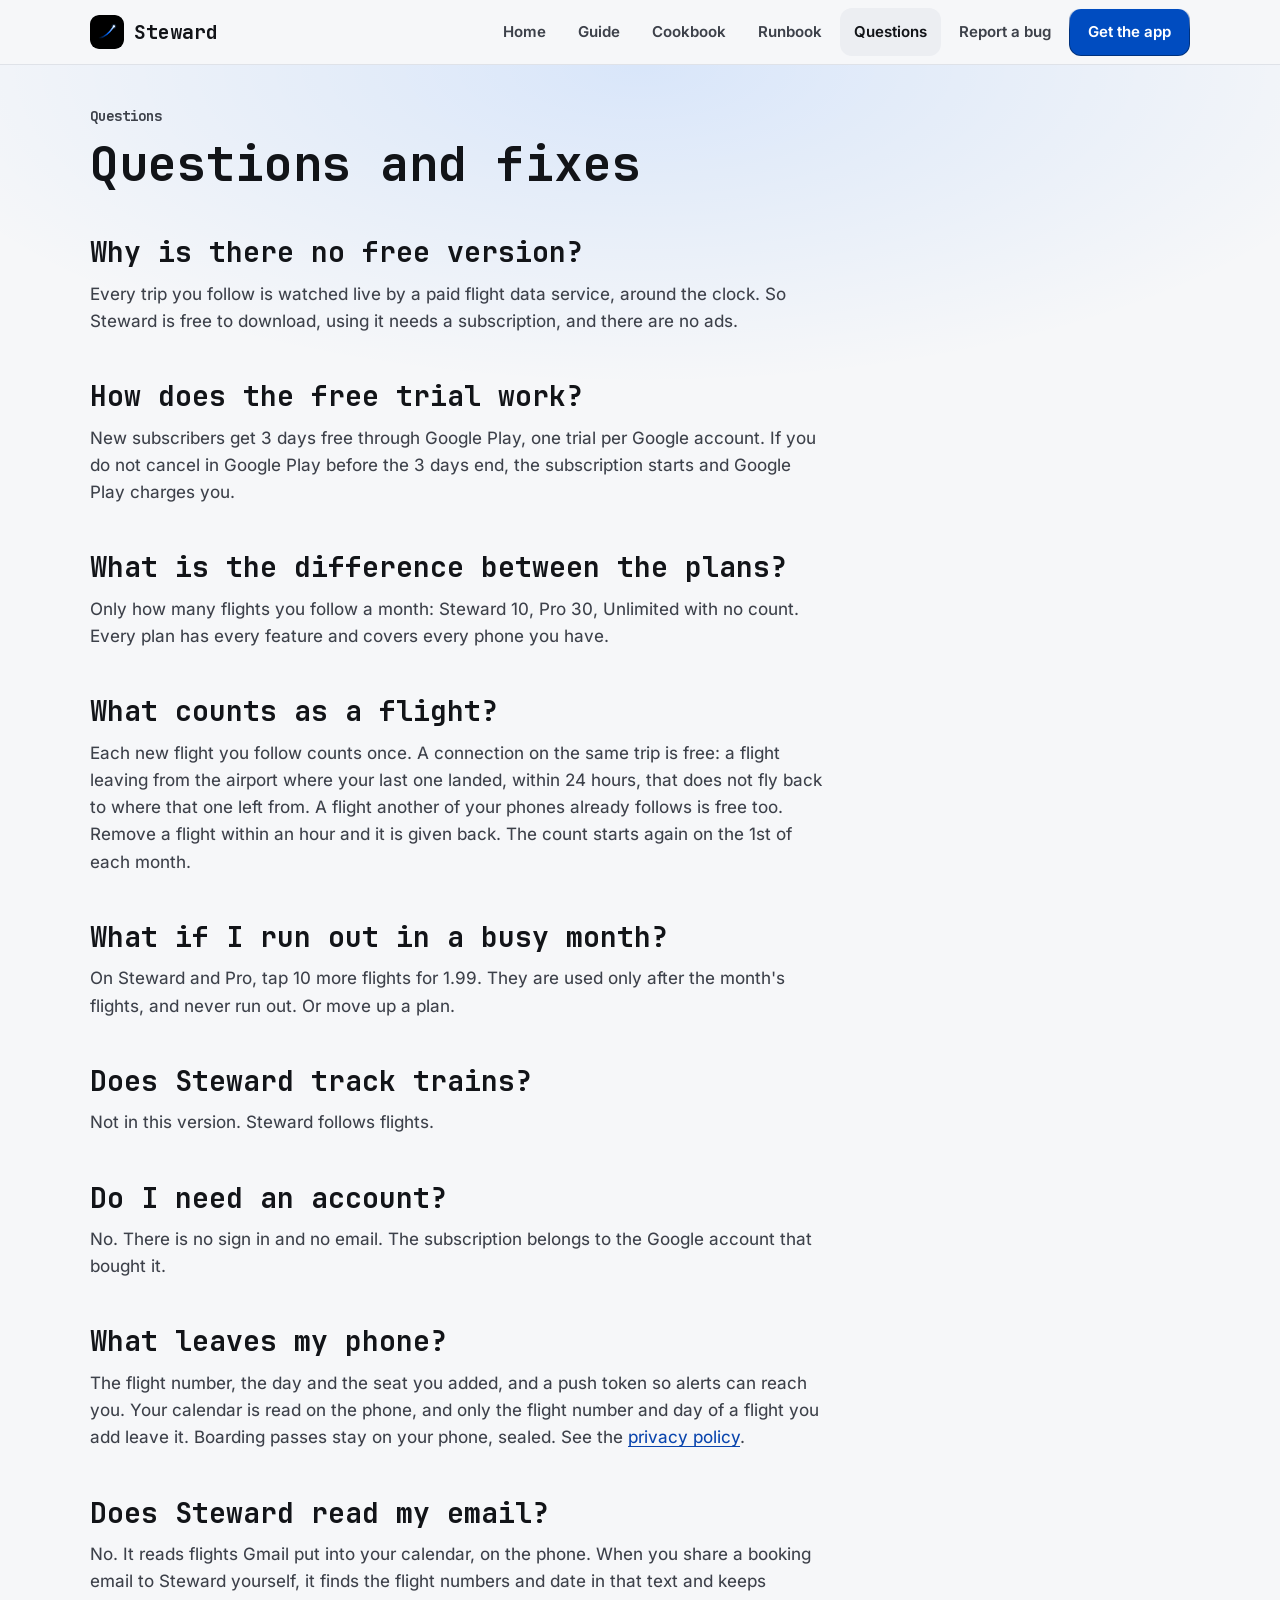
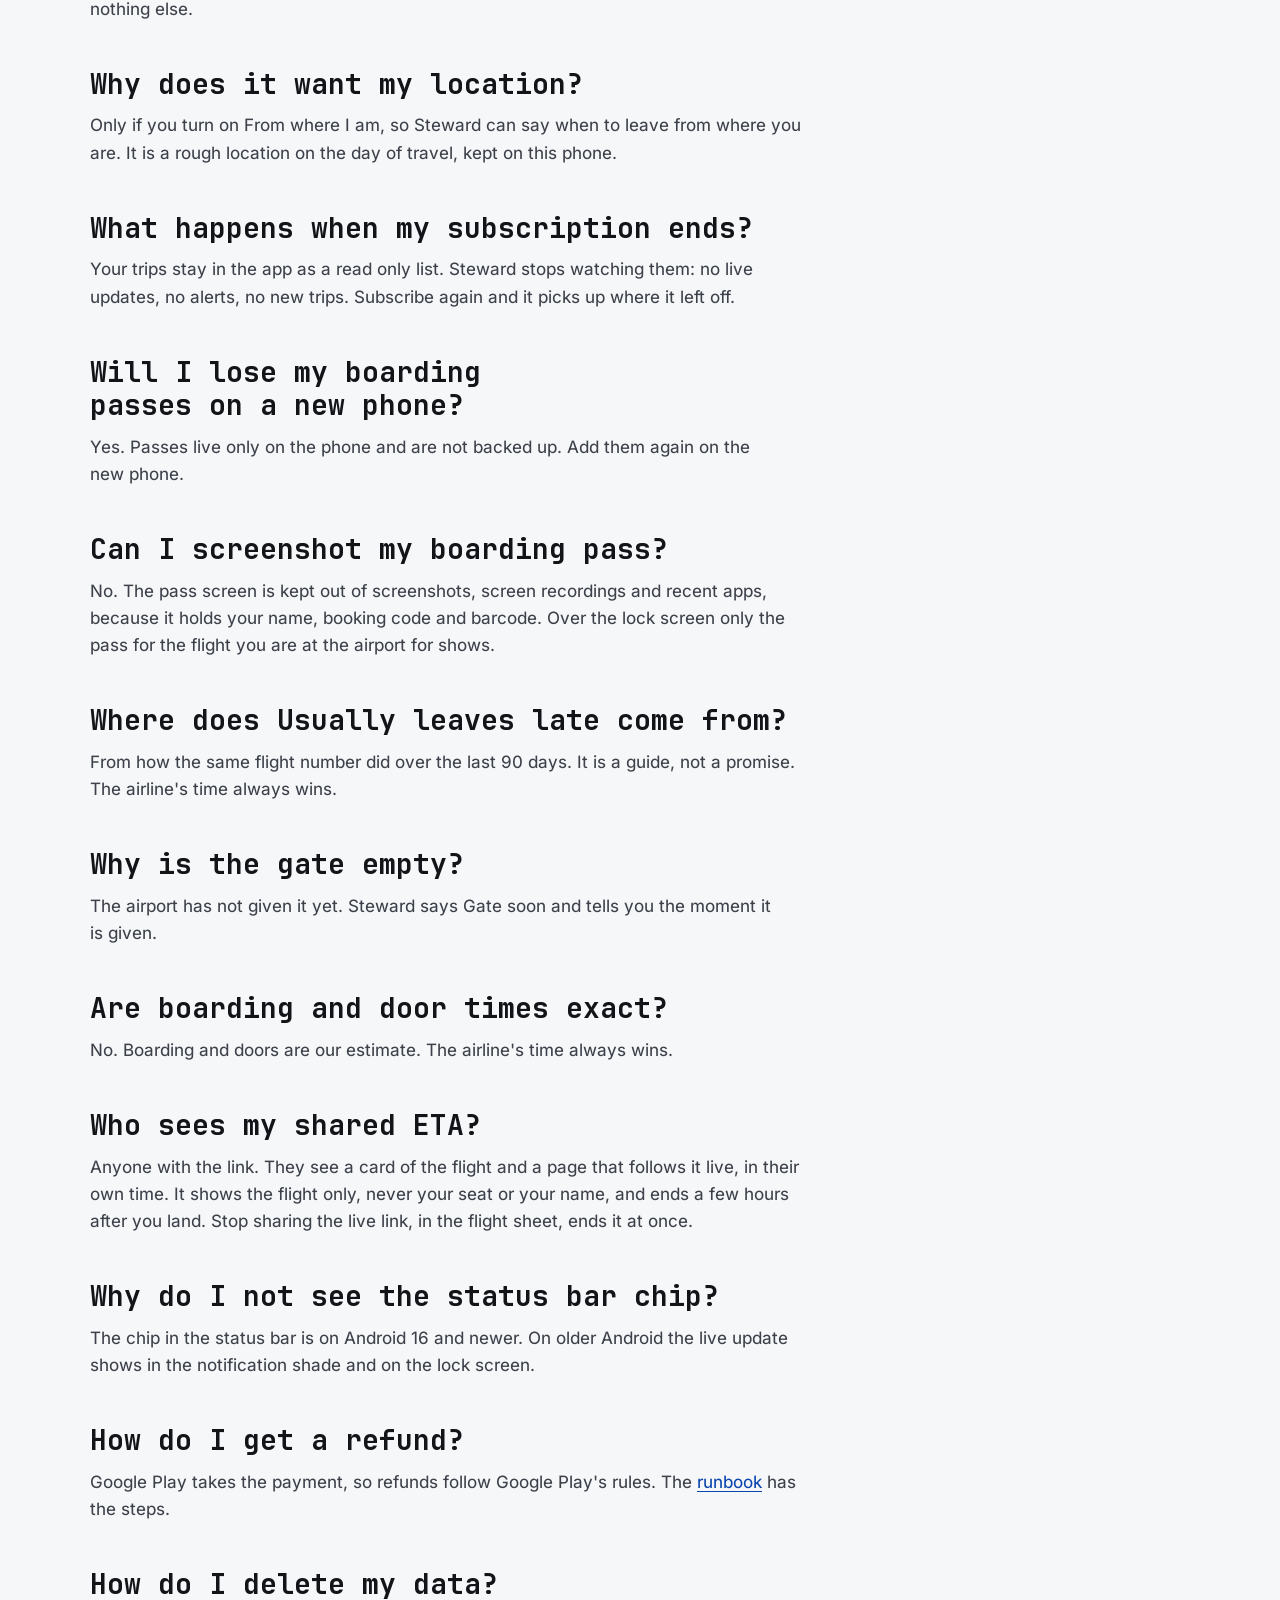
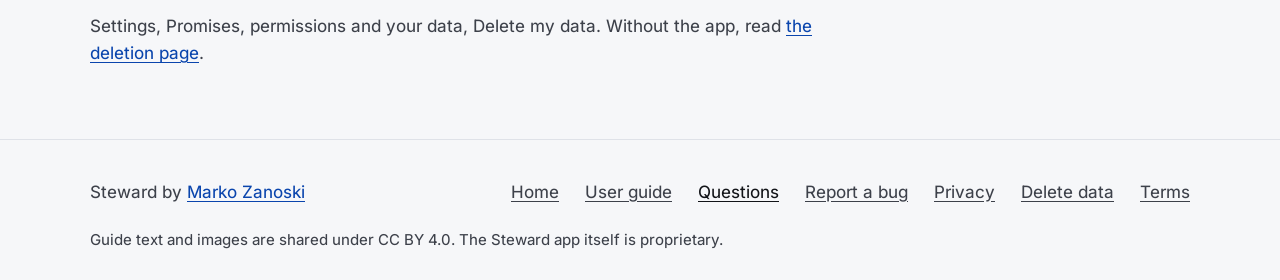
<file: docs/faq.html>
<!doctype html>
<html lang="en">
<head>
<meta charset="utf-8">
<meta name="viewport" content="width=device-width, initial-scale=1, viewport-fit=cover">
<title>Questions · Steward user guide</title>
<meta name="description" content="Answers to common questions about Steward: the subscription and trial, flights per plan, privacy, the calendar, boarding passes and the live update.">
<meta name="theme-color" content="#f6f7f9" media="(prefers-color-scheme: light)">
<meta name="theme-color" content="#000000" media="(prefers-color-scheme: dark)">
<meta property="og:title" content="Questions · Steward user guide">
<meta property="og:description" content="Answers to common questions about Steward: the subscription and trial, flights per plan, privacy, the calendar, boarding passes and the live update.">
<link rel="icon" href="img/icon.svg" type="image/svg+xml">
<link rel="preload" href="fonts/jetbrains-mono-bold.woff2" as="font" type="font/woff2" crossorigin>
<link rel="preload" href="fonts/inter-regular.woff2" as="font" type="font/woff2" crossorigin>
<style>:root {
color-scheme: light dark;
--zs-fill: #004cc0;
--zs-on-fill: #ffffff;
--zs-glow: #0068ff;
--zs-mono: "JetBrains Mono", ui-monospace, "SF Mono", Menlo, Consolas, monospace;
--zs-sans: "Inter", system-ui, -apple-system, "Segoe UI", Roboto, sans-serif;
--zs-fs: 1;
--zs-type-screen-title: calc(27px * var(--zs-fs));
--zs-type-app-bar-title: calc(22px * var(--zs-fs));
--zs-type-pro-headline: calc(22px * var(--zs-fs));
--zs-type-sheet-title: calc(18px * var(--zs-fs));
--zs-type-sheet-title-big: calc(22px * var(--zs-fs));
--zs-type-section-label: calc(13px * var(--zs-fs));
--zs-type-panel-value: calc(19px * var(--zs-fs));
--zs-type-number: calc(20px * var(--zs-fs));
--zs-type-version: calc(17px * var(--zs-fs));
--zs-type-body: calc(15px * var(--zs-fs));
--zs-type-key: calc(15px * var(--zs-fs));
--zs-type-key-main: calc(16px * var(--zs-fs));
--zs-type-header-key: calc(13px * var(--zs-fs));
--zs-type-item-name: calc(15px * var(--zs-fs));
--zs-type-feature-name: calc(15px * var(--zs-fs));
--zs-type-pitch: calc(14.5px * var(--zs-fs));
--zs-type-hint: calc(14px * var(--zs-fs));
--zs-type-small: calc(13.5px * var(--zs-fs));
--zs-type-feature-line: calc(13px * var(--zs-fs));
--zs-type-nav-label: calc(12.5px * var(--zs-fs));
--zs-type-chip: calc(12.5px * var(--zs-fs));
--zs-type-meta: calc(12.5px * var(--zs-fs));
--zs-type-axis: calc(12px * var(--zs-fs));
--zs-r-plate: 16px;
--zs-r-key: 14px;
--zs-r-key-focus-inner: 10px;
--zs-r-header-key: 12px;
--zs-r-icon-button: 12px;
--zs-r-row: 12px;
--zs-r-note: 12px;
--zs-r-theme-tile: 14px;
--zs-r-tile-preview: 9px;
--zs-r-feature-tile: 10px;
--zs-r-list-icon: 10px;
--zs-r-sheet-top: 24px;
--zs-r-grab: 4px;
--zs-r-pill: 999px;
--zs-r-chip: 999px;
--zs-r-switch: 999px;
--zs-key-h: 52px;
--zs-header-key-h: 48px;
--zs-touch: 48px;
--zs-row-h: 52px;
--zs-item-h: 56px;
--zs-nav-item-h: 56px;
--zs-pill-w: 60px;
--zs-pill-h: 32px;
--zs-pro-row-h: 60px;
--zs-content-max: 1100px;
--zs-press-ms: 70ms;
--zs-release-ms: 140ms;
--zs-look-ms: 250ms;
--zs-pill-ms: 200ms;
--zs-s0: 2px;
--zs-s1: 4px;
--zs-s2: 6px;
--zs-s3: 8px;
--zs-s4: 10px;
--zs-s5: 12px;
--zs-s6: 14px;
--zs-s7: 16px;
--zs-s8: 18px;
--zs-s9: 22px;
--zs-s10: 26px;
--zs-s11: 28px;
--zs-s12: 32px;
--zs-s13: 48px;
--zs-ground: #f6f7f9;
--zs-plate: #ffffff;
--zs-well: #eceef2;
--zs-line: #dfe2e8;
--zs-edge: #7b808c;
--zs-bevel: #ffffff;
--zs-text: #121418;
--zs-soft: #3d414a;
--zs-blue: #0a45ad;
--zs-on-blue: #ffffff;
--zs-ok: #0a5530;
--zs-warn: #5c3a00;
--zs-bad: #931313;
--zs-scrim: rgba(18,20,24,.38);
--zs-chosen: #e8f0ff;
--zs-on-chosen: #0a3f9e;
--zs-risky-fill: #fde8e7;
--zs-risky-text: #8a1010;
--zs-risky-line: #d42a20;
--zs-live-dot: #1a7f4b;
}
@media (prefers-color-scheme: dark) {
:root:not([data-look]), :root[data-look="auto"] {
--zs-ground: #000000;
--zs-plate: #0d0d10;
--zs-well: #16171b;
--zs-line: #24252b;
--zs-edge: #646771;
--zs-bevel: #34363e;
--zs-text: #ffffff;
--zs-soft: #b6b8c0;
--zs-blue: #7aaeff;
--zs-on-blue: #04132e;
--zs-ok: #6fdc9b;
--zs-warn: #f2c06b;
--zs-bad: #ff9d97;
--zs-scrim: rgba(0,0,0,.6);
--zs-chosen: #0a2350;
--zs-on-chosen: #ffffff;
--zs-risky-fill: #2a0d10;
--zs-risky-text: #ffb4ae;
--zs-risky-line: #ff5a4f;
--zs-live-dot: #3ecf8e;
}
}
:root[data-look="light"] {
color-scheme: light;
--zs-ground: #f6f7f9;
--zs-plate: #ffffff;
--zs-well: #eceef2;
--zs-line: #dfe2e8;
--zs-edge: #7b808c;
--zs-bevel: #ffffff;
--zs-text: #121418;
--zs-soft: #3d414a;
--zs-blue: #0a45ad;
--zs-on-blue: #ffffff;
--zs-ok: #0a5530;
--zs-warn: #5c3a00;
--zs-bad: #931313;
--zs-scrim: rgba(18,20,24,.38);
--zs-chosen: #e8f0ff;
--zs-on-chosen: #0a3f9e;
--zs-risky-fill: #fde8e7;
--zs-risky-text: #8a1010;
--zs-risky-line: #d42a20;
--zs-live-dot: #1a7f4b;
}
:root[data-look="dark"] {
color-scheme: dark;
--zs-ground: #111215;
--zs-plate: #18191d;
--zs-well: #1f2126;
--zs-line: #2a2c33;
--zs-edge: #6c707b;
--zs-bevel: #3a3d46;
--zs-text: #eceef2;
--zs-soft: #b5b8c1;
--zs-blue: #86b6ff;
--zs-on-blue: #04132e;
--zs-ok: #6fdc9b;
--zs-warn: #f2c06b;
--zs-bad: #ff9d97;
--zs-scrim: rgba(0,0,0,.55);
--zs-chosen: #0a2350;
--zs-on-chosen: #ffffff;
--zs-risky-fill: #2a0d10;
--zs-risky-text: #ffb4ae;
--zs-risky-line: #ff5a4f;
--zs-live-dot: #3ecf8e;
}
:root[data-look="black"] {
color-scheme: dark;
--zs-ground: #000000;
--zs-plate: #0d0d10;
--zs-well: #16171b;
--zs-line: #24252b;
--zs-edge: #646771;
--zs-bevel: #34363e;
--zs-text: #ffffff;
--zs-soft: #b6b8c0;
--zs-blue: #7aaeff;
--zs-on-blue: #04132e;
--zs-ok: #6fdc9b;
--zs-warn: #f2c06b;
--zs-bad: #ff9d97;
--zs-scrim: rgba(0,0,0,.6);
--zs-chosen: #0a2350;
--zs-on-chosen: #ffffff;
--zs-risky-fill: #2a0d10;
--zs-risky-text: #ffb4ae;
--zs-risky-line: #ff5a4f;
--zs-live-dot: #3ecf8e;
}
@media (prefers-reduced-motion: reduce) { :root { --zs-press-ms: 0ms; --zs-release-ms: 0ms; --zs-look-ms: 0ms; --zs-pill-ms: 0ms; } }
@font-face { font-family: Inter; src: url(fonts/inter-regular.woff2) format("woff2"); font-weight: 400; font-display: swap; }
@font-face { font-family: Inter; src: url(fonts/inter-semibold.woff2) format("woff2"); font-weight: 600; font-display: swap; }
@font-face { font-family: "JetBrains Mono"; src: url(fonts/jetbrains-mono-bold.woff2) format("woff2"); font-weight: 700; font-display: swap; }
* { box-sizing: border-box; }
html { background: var(--zs-ground); scroll-behavior: smooth; -webkit-text-size-adjust: 100%; }
@media (prefers-reduced-motion: reduce) { html { scroll-behavior: auto; } }
body { margin: 0; color: var(--zs-text); background: var(--zs-ground); font: 400 1.0625rem/1.6 var(--zs-sans); -webkit-font-smoothing: antialiased; }
img, svg { display: block; max-width: 100%; }
a { color: var(--zs-blue); text-underline-offset: .2em; }
a:hover { text-decoration-thickness: 2px; }
:focus-visible { outline: 2px solid var(--zs-glow); outline-offset: 3px; border-radius: var(--zs-r-row); }
.skip { position: absolute; left: -999px; top: 8px; z-index: 20; background: var(--zs-fill); color: var(--zs-on-fill); padding: 12px 18px; border-radius: var(--zs-r-key); font-weight: 600; }
.skip:focus { left: 12px; }
.wrap { width: min(var(--zs-content-max), 100% - 40px); margin-inline: auto; }
h1, h2, .lbl { font-family: var(--zs-mono); font-weight: 700; letter-spacing: 0; margin: 0; }
h1, h2, h3 { text-wrap: balance; }
p, li, dd { text-wrap: pretty; }
h1 { font-size: clamp(2rem, 5.2vw, 3rem); line-height: 1.12; }
h2 { font-size: clamp(1.375rem, 3vw, 1.75rem); line-height: 1.2; margin: 44px 0 12px; }
h3, .h3 { font: 600 1.125rem/1.35 var(--zs-sans); margin: 0; }
.lbl { font-size: .875rem; color: var(--zs-soft); margin: 0 0 10px; }
p { margin: 0; }
p + p { margin-top: 12px; }
.bar { position: sticky; top: 0; z-index: 10; background: var(--zs-ground); border-bottom: 1px solid var(--zs-line); padding-top: env(safe-area-inset-top, 0px); }
.bar .wrap { display: flex; flex-wrap: wrap; align-items: center; justify-content: space-between; gap: 0 12px; min-height: 64px; padding-block: 8px; }
.brand { display: flex; align-items: center; gap: 10px; min-height: 48px; color: var(--zs-text); text-decoration: none; font: 700 1.25rem/1 var(--zs-mono); white-space: nowrap; }
.brand img { width: 34px; height: 34px; border-radius: 9px; }
.bar nav { display: flex; align-items: center; gap: 4px; }
.bar nav a { display: inline-flex; align-items: center; min-height: 48px; padding: 0 14px; border-radius: var(--zs-r-row); color: var(--zs-soft); font-weight: 600; font-size: .9375rem; text-decoration: none; white-space: nowrap; }
.bar nav a:hover, .bar nav a[aria-current] { color: var(--zs-text); background: var(--zs-well); }
@media (max-width: 760px) { .hide-s { display: none !important; } }
.key { display: inline-flex; align-items: center; justify-content: center; gap: 10px; min-height: var(--zs-key-h); padding: 0 22px; border-radius: var(--zs-r-key); border: 1px solid transparent; font: 600 1rem/1.2 var(--zs-sans); text-decoration: none; text-align: center; cursor: pointer; transition: transform var(--zs-release-ms) ease, filter var(--zs-release-ms) ease; }
.key:active { transform: scale(.97); transition-duration: var(--zs-press-ms); }
.key.filled, .bar nav a.key { color: var(--zs-on-fill); background: linear-gradient(var(--zs-fill), var(--zs-fill)) padding-box, linear-gradient(to bottom, rgba(255,255,255,.32), color-mix(in srgb, var(--zs-fill) 65%, #000) 45%) border-box; }
.key.filled:hover, .bar nav a.key:hover { color: var(--zs-on-fill); filter: brightness(1.08); }
.bar nav a.key { min-height: 48px; padding: 0 18px; border-radius: var(--zs-r-header-key); }
.key.tonal { color: var(--zs-text); background: linear-gradient(var(--zs-well), var(--zs-well)) padding-box, linear-gradient(to bottom, var(--zs-bevel), var(--zs-line) 45%) border-box; }
.keys { display: grid; gap: 10px; margin-top: 28px; max-width: 34rem; }
@media (min-width: 35em) { .keys { grid-auto-flow: column; grid-auto-columns: minmax(0, 1fr); } }
.plate { background: var(--zs-plate); border: 1px solid var(--zs-line); border-radius: var(--zs-r-plate); box-shadow: 0 1px 0 var(--zs-bevel) inset; }
.page { position: relative; isolation: isolate; padding-block: 40px 72px; }
.page::before { content: ""; position: absolute; inset: 0 0 auto; height: 320px; z-index: -1; pointer-events: none; background: radial-gradient(60% 100% at 50% 0%, color-mix(in srgb, var(--zs-glow) 12%, transparent), transparent); }
.lede { margin-top: 16px; max-width: 40rem; color: var(--zs-soft); font-size: clamp(1.0625rem, 1.8vw, 1.25rem); }
.doc { max-width: 46rem; overflow-wrap: break-word; }
.doc p, .doc li { color: var(--zs-soft); }
.doc strong, .doc b { color: var(--zs-text); font-weight: 600; }
.doc ul, .doc ol { padding-left: 1.3em; }
.doc li + li { margin-top: 6px; }
dl.rows { margin: 16px 0 0; padding: 4px 0; }
dl.rows > div { padding: 14px 18px; }
dl.rows > div + div { border-top: 1px solid var(--zs-line); }
dl.rows dt { font-weight: 600; color: var(--zs-text); }
dl.rows dd { margin: 2px 0 0; color: var(--zs-soft); }
.cards { display: grid; gap: 12px; margin-top: 24px; }
@media (min-width: 840px) { .cards { grid-template-columns: 1fr 1fr; } }
.card { padding: 22px; display: flex; flex-direction: column; gap: 6px; }
.card p { color: var(--zs-soft); }
.card .key { margin-top: auto; align-self: start; }
.card p:last-of-type { margin-bottom: 14px; }
.mail { color: var(--zs-text); }
.sr { position: absolute; width: 1px; height: 1px; overflow: hidden; clip-path: inset(50%); white-space: nowrap; }
footer { border-top: 1px solid var(--zs-line); padding: 28px 0 calc(28px + env(safe-area-inset-bottom, 0px)); color: var(--zs-soft); }
footer .wrap { display: flex; flex-wrap: wrap; gap: 12px 24px; justify-content: space-between; align-items: center; }
footer nav { display: flex; flex-wrap: wrap; gap: 2px; margin-inline: -12px; }
footer nav a { display: inline-flex; align-items: center; min-height: 48px; padding: 0 12px; color: var(--zs-soft); border-radius: var(--zs-r-row); }
footer nav a:hover, footer nav a[aria-current] { color: var(--zs-text); }
footer .lic { flex-basis: 100%; font-size: .9375rem; }
@media (min-width: 2200px) { html { font-size: 130%; } .wrap { width: min(1600px, 100% - 96px); } }
@media (min-width: 3200px) { html { font-size: 180%; } .wrap { width: min(2400px, 100% - 160px); } }
@media (prefers-reduced-motion: reduce) { .key { transition: none; } .key:active { transform: none; } }</style>
</head>
<body>
<a class="skip" href="#main">Skip to content</a>
<header class="bar">
  <div class="wrap">
    <a class="brand" href="index.html"><img src="img/icon.svg" alt="" width="34" height="34"><span>Steward</span></a>
    <nav aria-label="Guide pages"><a class="hide-s" href="index.html">Home</a><a class="hide-s" href="guide.html">Guide</a><a class="hide-s" href="cookbook.html">Cookbook</a><a class="hide-s" href="runbook.html">Runbook</a><a class="hide-s" href="faq.html" aria-current="page">Questions</a><a class="hide-s" href="report.html">Report a bug</a><a class="key" href="https://play.google.com/store/apps/details?id=com.zanoshky.steward">Get the app</a></nav>
  </div>
</header>
<main id="main" class="page">
  <div class="wrap">

    <div class="doc">
    <p class="lbl">Questions</p>
    <h1>Questions and fixes</h1>

    <h2>Why is there no free version?</h2>
    <p>Every trip you follow is watched live by a paid flight data service, around the clock. So Steward is free to download, using it needs a subscription, and there are no ads.</p>

    <h2>How does the free trial work?</h2>
    <p>New subscribers get 3 days free through Google Play, one trial per Google account. If you do not cancel in Google Play before the 3 days end, the subscription starts and Google Play charges you.</p>

    <h2>What is the difference between the plans?</h2>
    <p>Only how many flights you follow a month: Steward 10, Pro 30, Unlimited with no count. Every plan has every feature and covers every phone you have.</p>

    <h2>What counts as a flight?</h2>
    <p>Each new flight you follow counts once. A connection on the same trip is free: a flight leaving from the airport where your last one landed, within 24 hours, that does not fly back to where that one left from. A flight another of your phones already follows is free too. Remove a flight within an hour and it is given back. The count starts again on the 1st of each month.</p>

    <h2>What if I run out in a busy month?</h2>
    <p>On Steward and Pro, tap 10 more flights for 1.99. They are used only after the month's flights, and never run out. Or move up a plan.</p>

    <h2>Does Steward track trains?</h2>
    <p>Not in this version. Steward follows flights.</p>

    <h2>Do I need an account?</h2>
    <p>No. There is no sign in and no email. The subscription belongs to the Google account that bought it.</p>

    <h2>What leaves my phone?</h2>
    <p>The flight number, the day and the seat you added, and a push token so alerts can reach you. Your calendar is read on the phone, and only the flight number and day of a flight you add leave it. Boarding passes stay on your phone, sealed. See the <a href="https://steward.zanoski.com/privacy">privacy policy</a>.</p>

    <h2>Does Steward read my email?</h2>
    <p>No. It reads flights Gmail put into your calendar, on the phone. When you share a booking email to Steward yourself, it finds the flight numbers and date in that text and keeps nothing else.</p>

    <h2>Why does it want my location?</h2>
    <p>Only if you turn on From where I am, so Steward can say when to leave from where you are. It is a rough location on the day of travel, kept on this phone.</p>

    <h2>What happens when my subscription ends?</h2>
    <p>Your trips stay in the app as a read only list. Steward stops watching them: no live updates, no alerts, no new trips. Subscribe again and it picks up where it left off.</p>

    <h2>Will I lose my boarding passes on a new phone?</h2>
    <p>Yes. Passes live only on the phone and are not backed up. Add them again on the new phone.</p>

    <h2>Can I screenshot my boarding pass?</h2>
    <p>No. The pass screen is kept out of screenshots, screen recordings and recent apps, because it holds your name, booking code and barcode. Over the lock screen only the pass for the flight you are at the airport for shows.</p>

    <h2>Where does Usually leaves late come from?</h2>
    <p>From how the same flight number did over the last 90 days. It is a guide, not a promise. The airline's time always wins.</p>

    <h2>Why is the gate empty?</h2>
    <p>The airport has not given it yet. Steward says Gate soon and tells you the moment it is given.</p>

    <h2>Are boarding and door times exact?</h2>
    <p>No. Boarding and doors are our estimate. The airline's time always wins.</p>

    <h2>Who sees my shared ETA?</h2>
    <p>Anyone with the link. They see a card of the flight and a page that follows it live, in their own time. It shows the flight only, never your seat or your name, and ends a few hours after you land. Stop sharing the live link, in the flight sheet, ends it at once.</p>

    <h2>Why do I not see the status bar chip?</h2>
    <p>The chip in the status bar is on Android 16 and newer. On older Android the live update shows in the notification shade and on the lock screen.</p>

    <h2>How do I get a refund?</h2>
    <p>Google Play takes the payment, so refunds follow Google Play's rules. The <a href="runbook.html">runbook</a> has the steps.</p>

    <h2>How do I delete my data?</h2>
    <p>Settings, Promises, permissions and your data, Delete my data. Without the app, read <a href="https://steward.zanoski.com/delete">the deletion page</a>.</p>
    </div>

  </div>
</main>
<footer>
  <div class="wrap">
    <span>Steward by <a href="https://zanoski.com">Marko Zanoski</a></span>
    <nav aria-label="Footer"><a href="https://steward.zanoski.com">Home</a><a href="index.html">User guide</a><a href="faq.html" aria-current="page">Questions</a><a href="report.html">Report a bug</a><a href="https://steward.zanoski.com/privacy">Privacy</a><a href="https://steward.zanoski.com/delete">Delete data</a><a href="https://steward.zanoski.com/terms">Terms</a></nav>
    <p class="lic">Guide text and images are shared under CC BY 4.0. The Steward app itself is proprietary.</p>
  </div>
</footer>
</body>
</html>
</file>
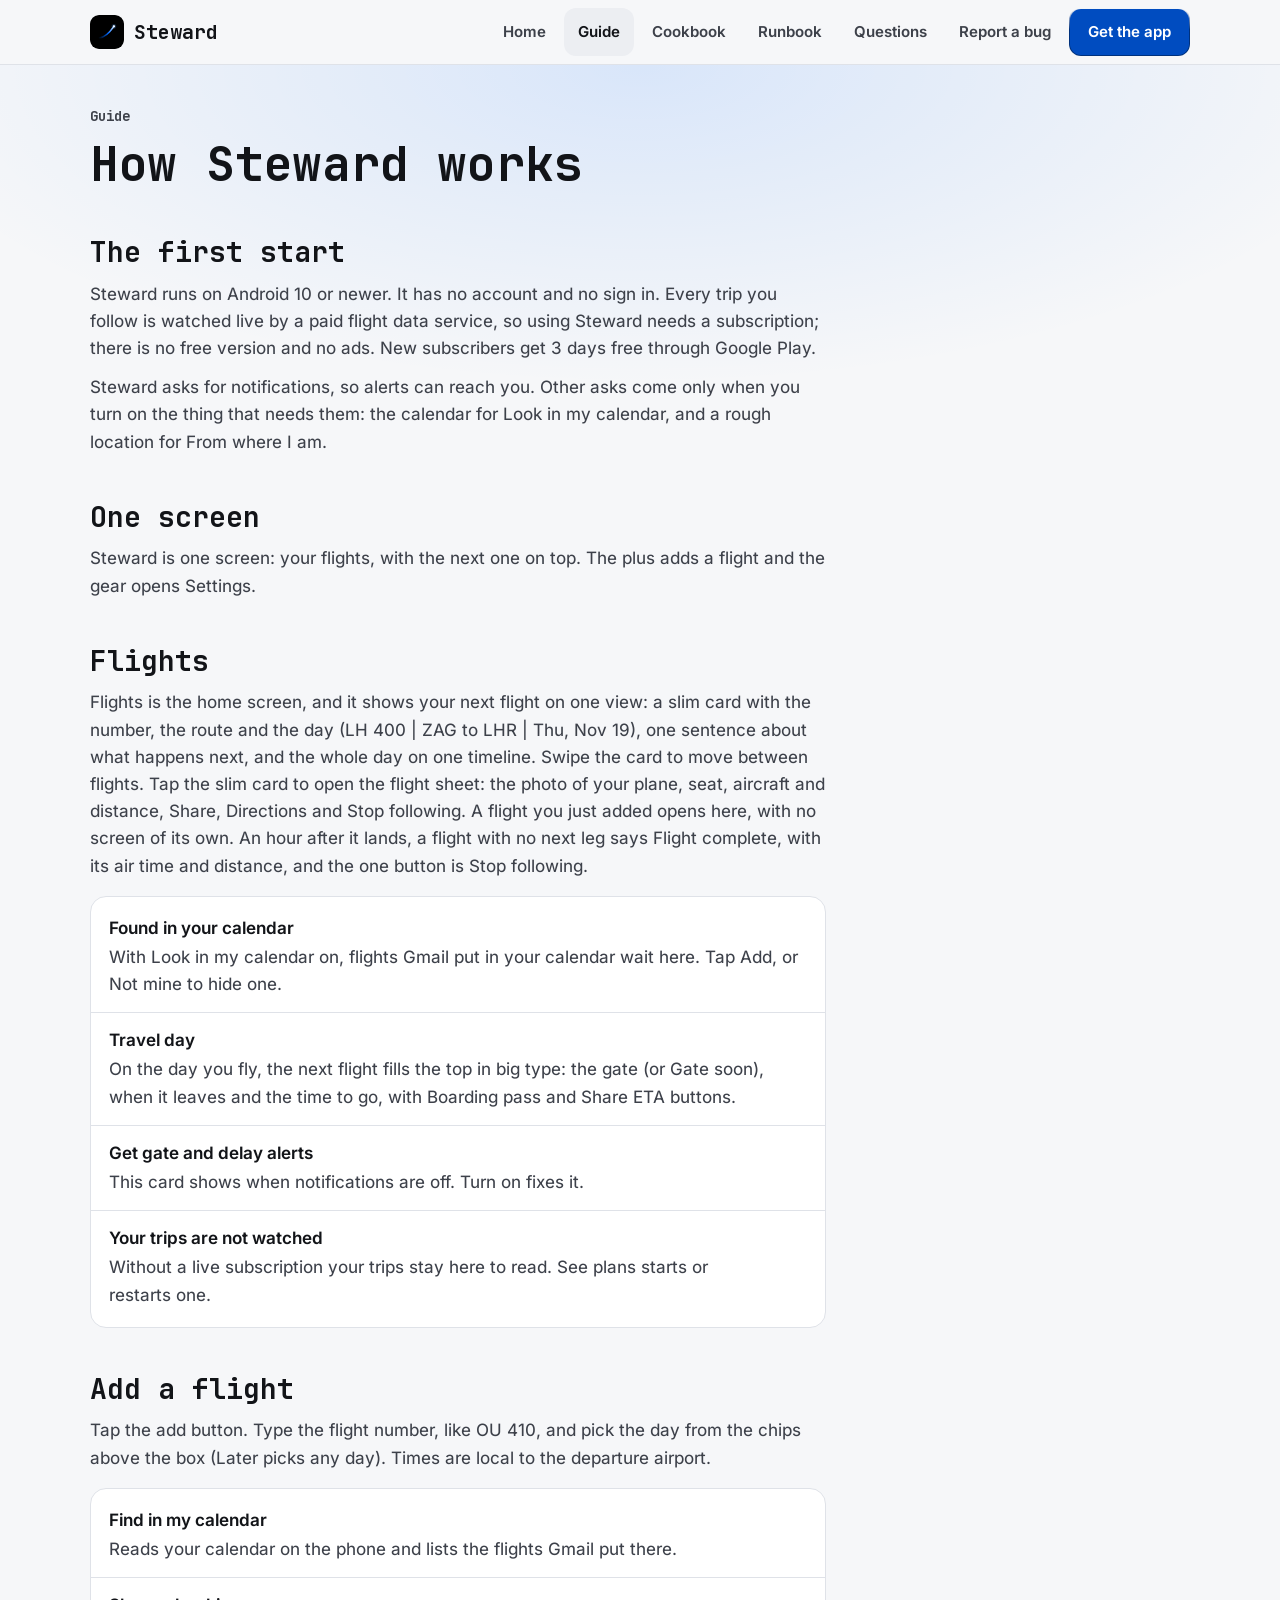
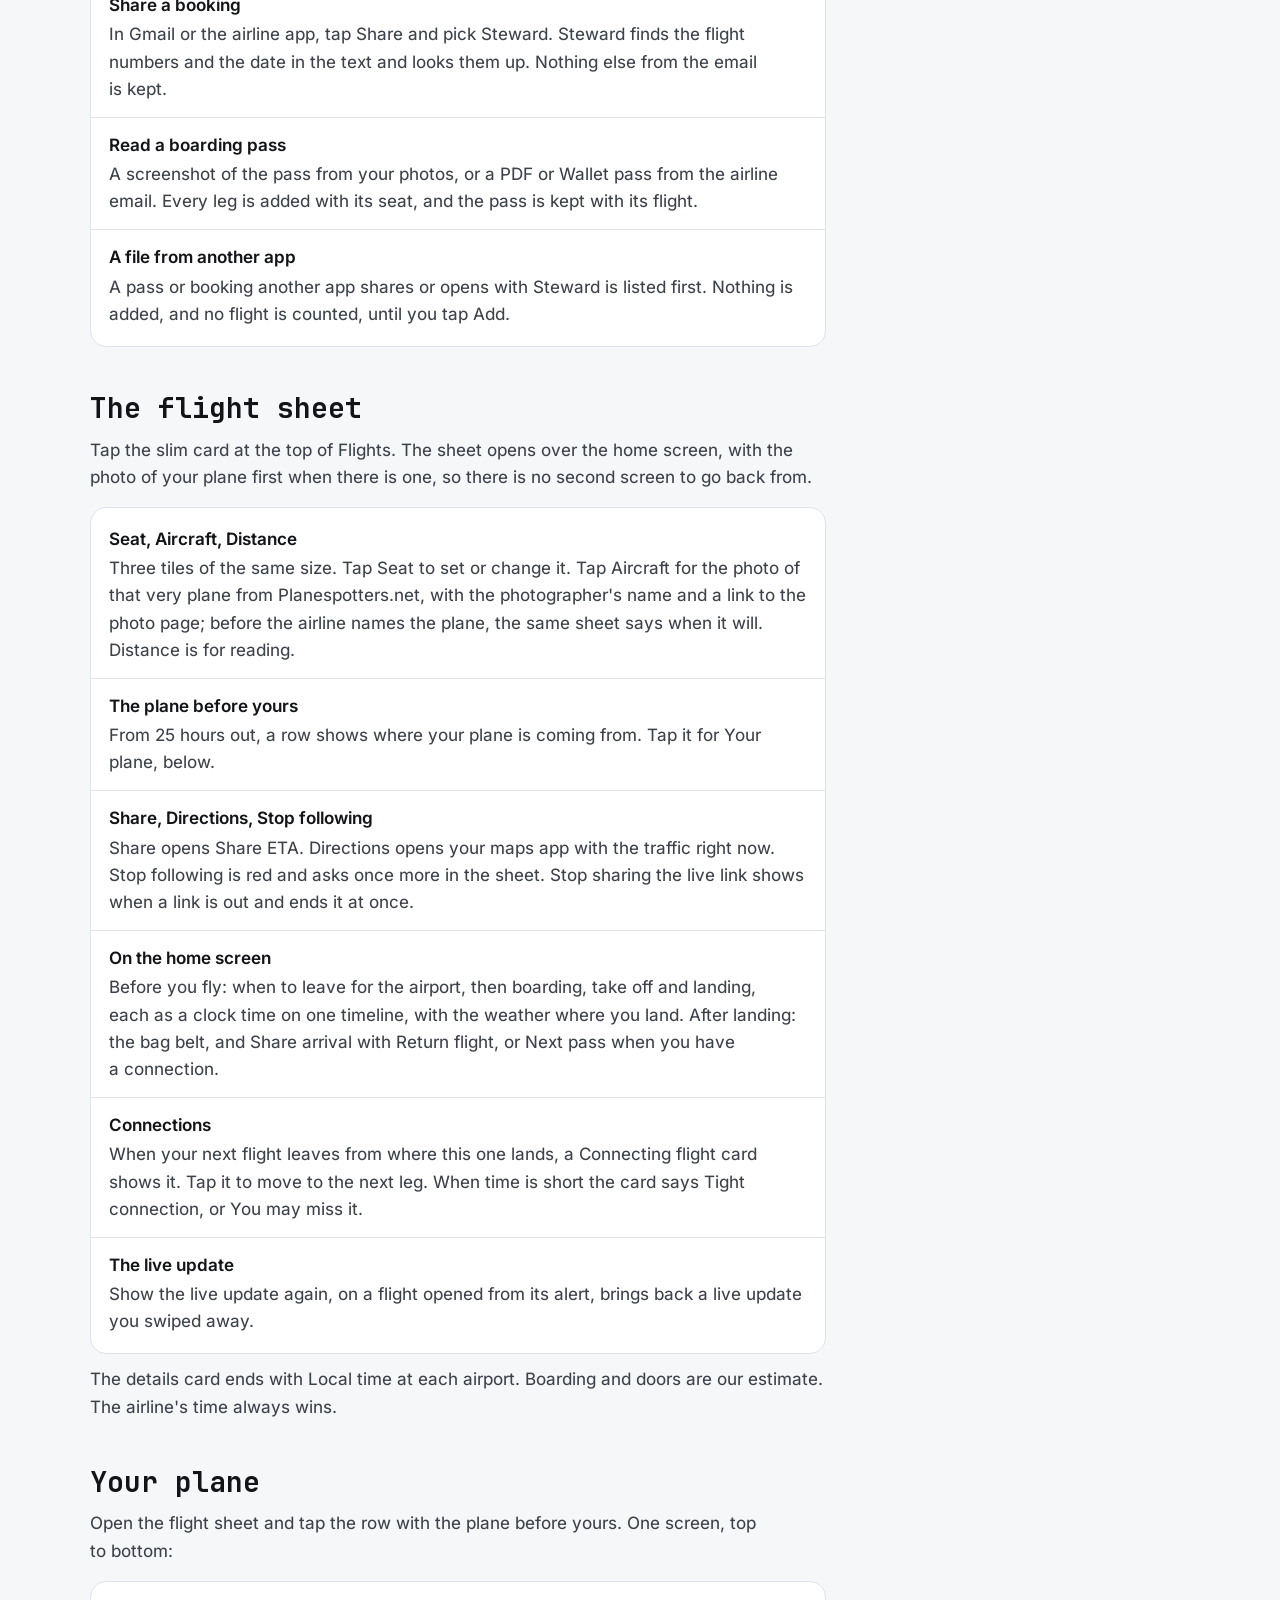
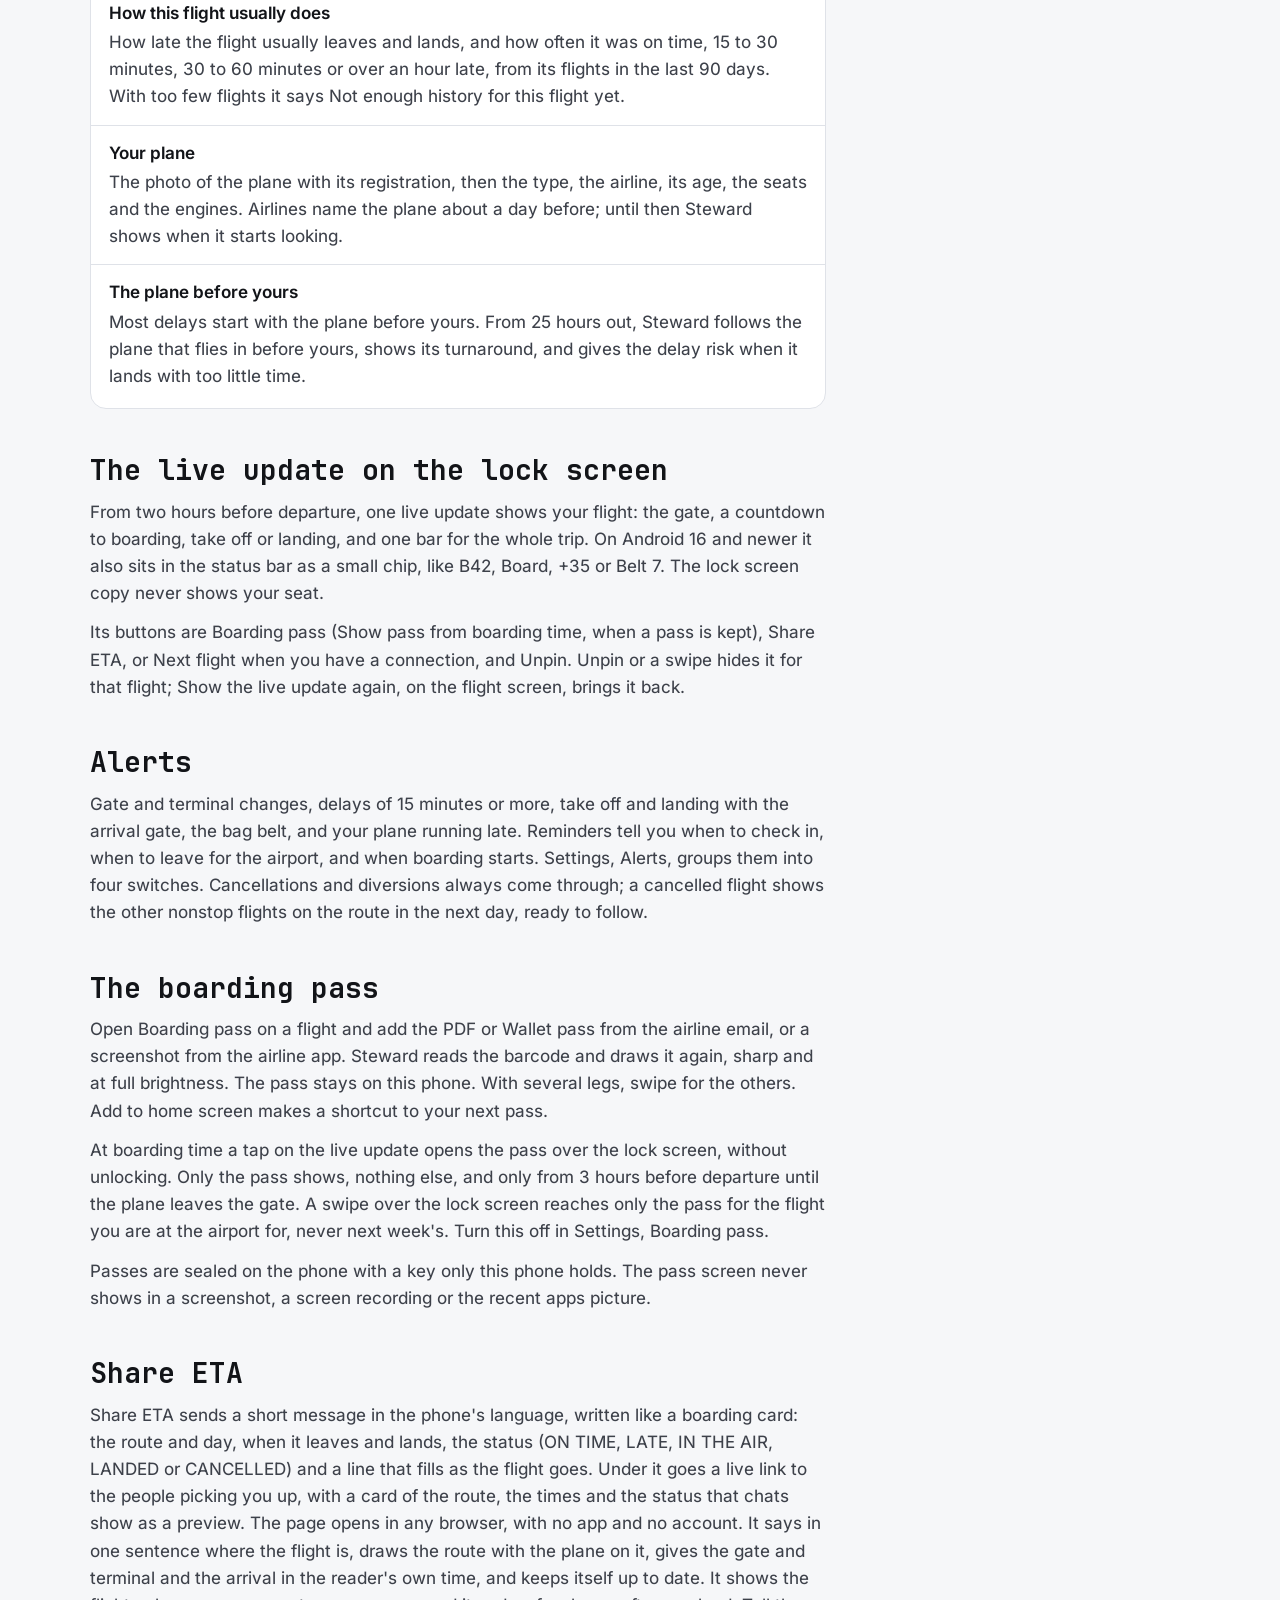
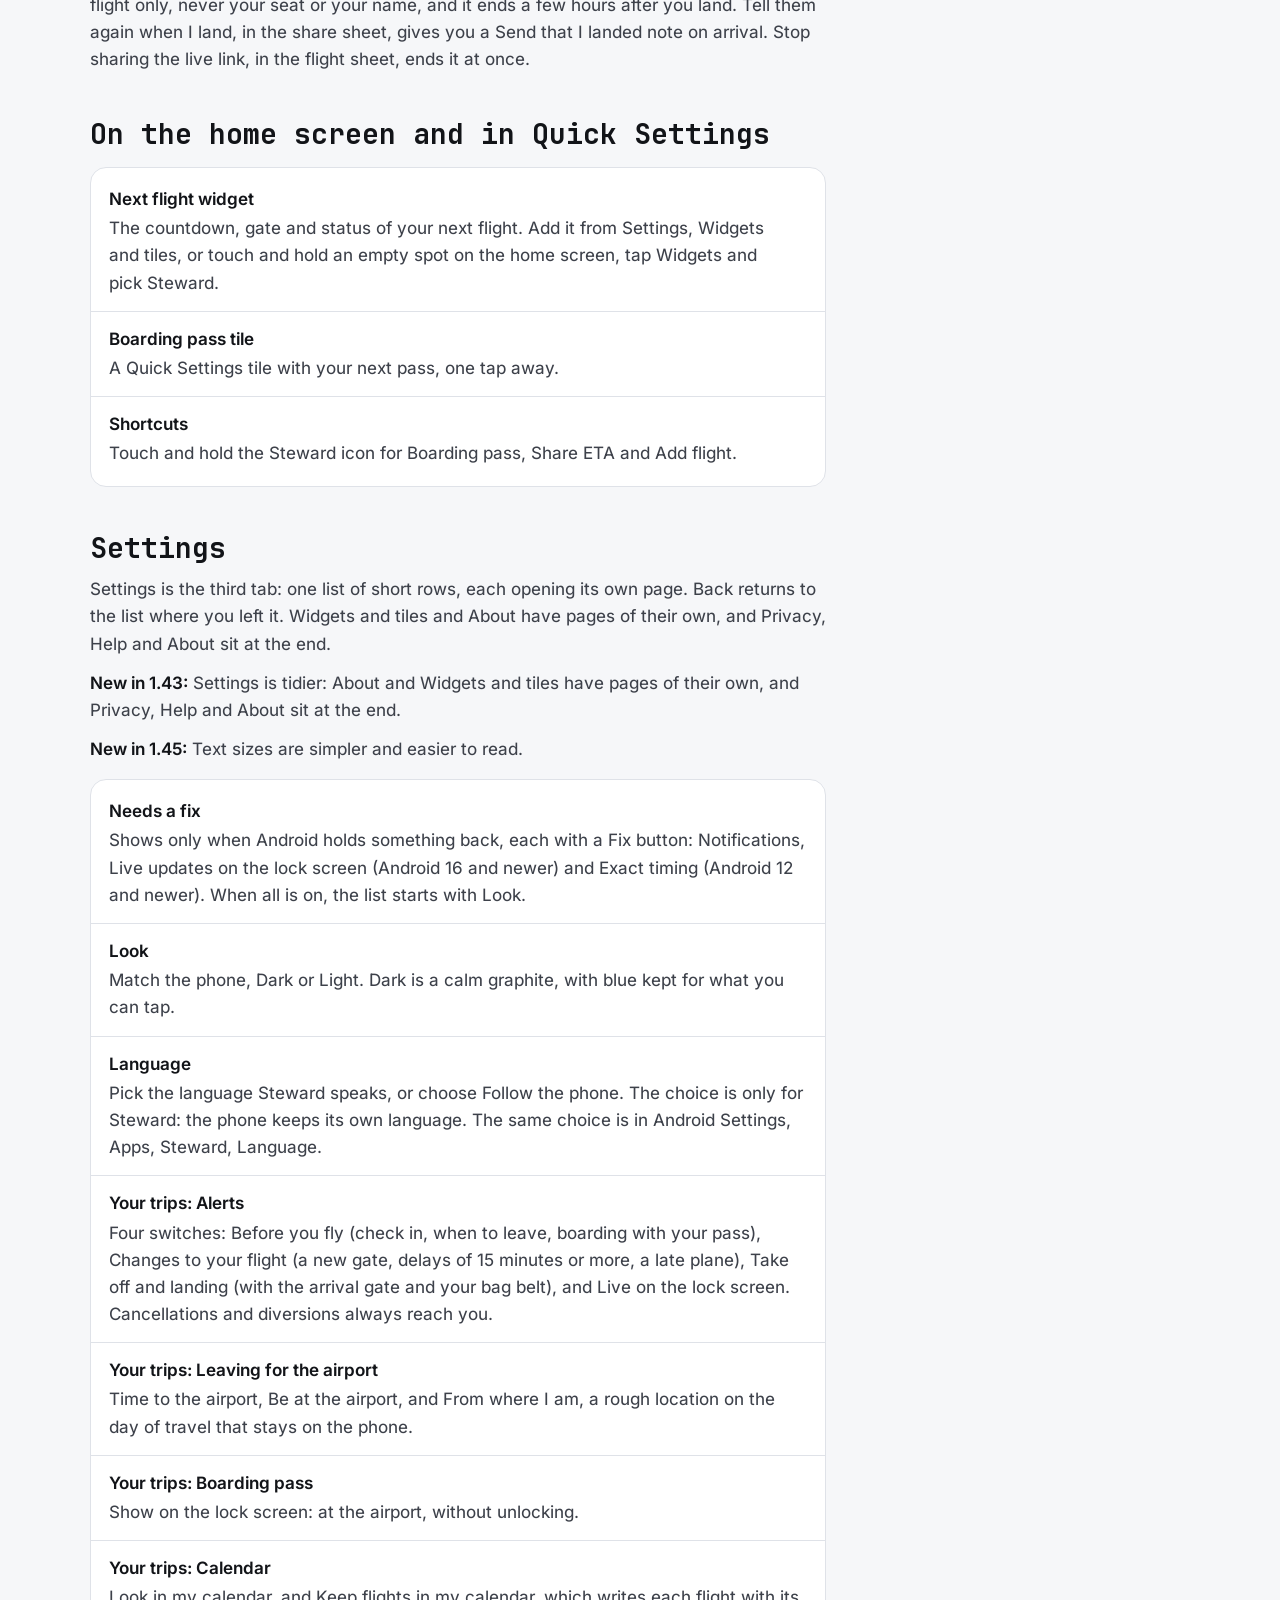
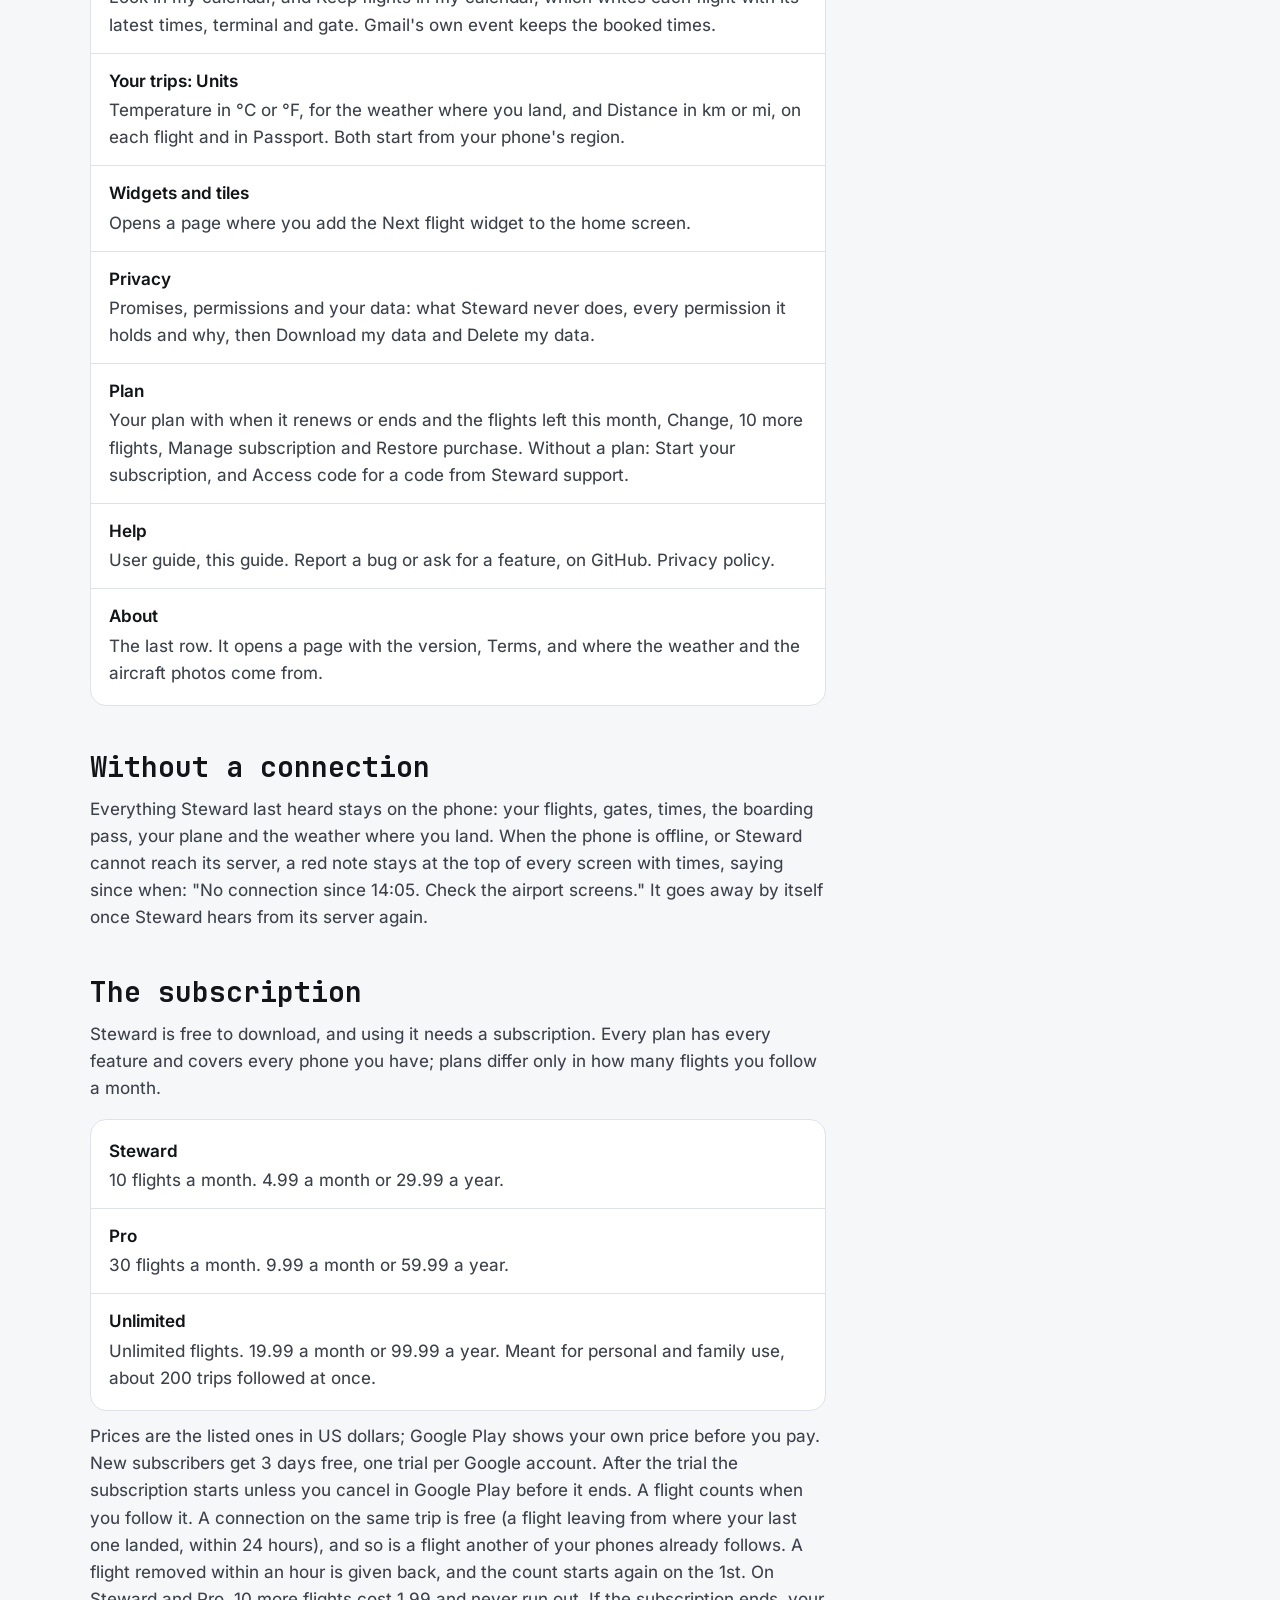
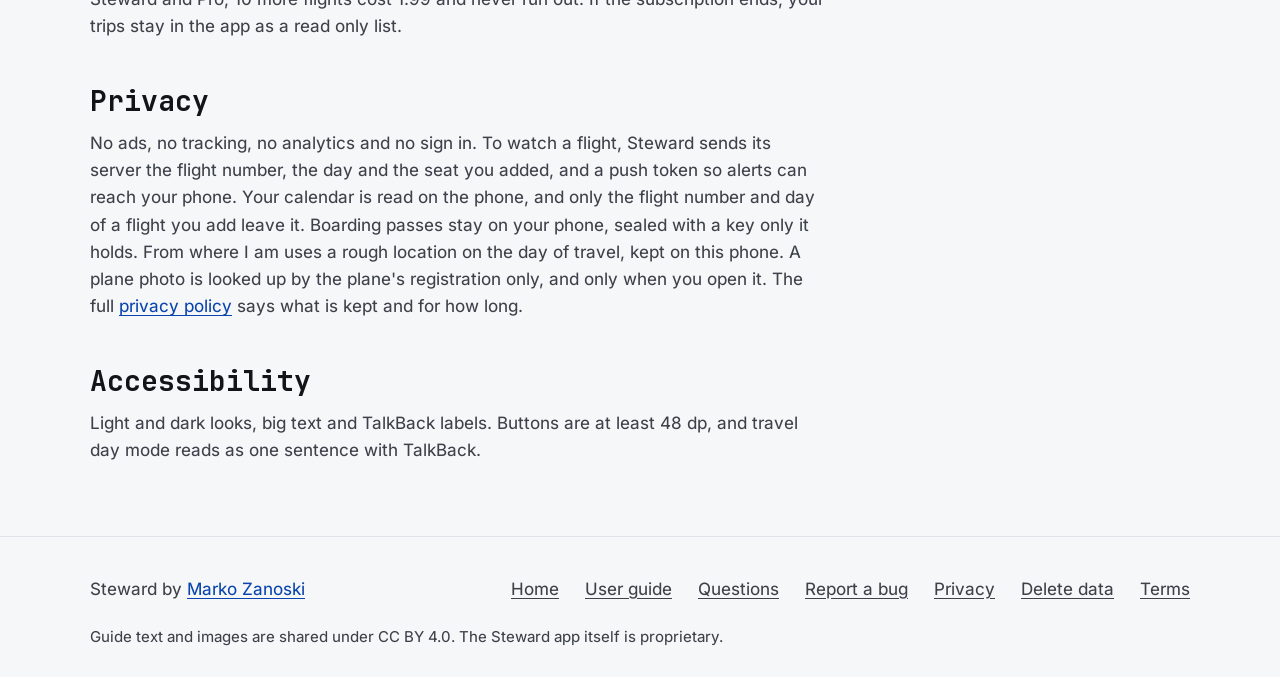
<file: docs/guide.html>
<!doctype html>
<html lang="en">
<head>
<meta charset="utf-8">
<meta name="viewport" content="width=device-width, initial-scale=1, viewport-fit=cover">
<title>Guide · Steward user guide</title>
<meta name="description" content="How to use Steward: Flights, adding a flight, the flight sheet, connections, Your plane, the live update, alerts, the boarding pass, Share ETA, Settings and the subscription.">
<meta name="theme-color" content="#f6f7f9" media="(prefers-color-scheme: light)">
<meta name="theme-color" content="#000000" media="(prefers-color-scheme: dark)">
<meta property="og:title" content="Guide · Steward user guide">
<meta property="og:description" content="How to use Steward: Flights, adding a flight, the flight sheet, connections, Your plane, the live update, alerts, the boarding pass, Share ETA, Settings and the subscription.">
<link rel="icon" href="img/icon.svg" type="image/svg+xml">
<link rel="preload" href="fonts/jetbrains-mono-bold.woff2" as="font" type="font/woff2" crossorigin>
<link rel="preload" href="fonts/inter-regular.woff2" as="font" type="font/woff2" crossorigin>
<style>:root {
color-scheme: light dark;
--zs-fill: #004cc0;
--zs-on-fill: #ffffff;
--zs-glow: #0068ff;
--zs-mono: "JetBrains Mono", ui-monospace, "SF Mono", Menlo, Consolas, monospace;
--zs-sans: "Inter", system-ui, -apple-system, "Segoe UI", Roboto, sans-serif;
--zs-fs: 1;
--zs-type-screen-title: calc(27px * var(--zs-fs));
--zs-type-app-bar-title: calc(22px * var(--zs-fs));
--zs-type-pro-headline: calc(22px * var(--zs-fs));
--zs-type-sheet-title: calc(18px * var(--zs-fs));
--zs-type-sheet-title-big: calc(22px * var(--zs-fs));
--zs-type-section-label: calc(13px * var(--zs-fs));
--zs-type-panel-value: calc(19px * var(--zs-fs));
--zs-type-number: calc(20px * var(--zs-fs));
--zs-type-version: calc(17px * var(--zs-fs));
--zs-type-body: calc(15px * var(--zs-fs));
--zs-type-key: calc(15px * var(--zs-fs));
--zs-type-key-main: calc(16px * var(--zs-fs));
--zs-type-header-key: calc(13px * var(--zs-fs));
--zs-type-item-name: calc(15px * var(--zs-fs));
--zs-type-feature-name: calc(15px * var(--zs-fs));
--zs-type-pitch: calc(14.5px * var(--zs-fs));
--zs-type-hint: calc(14px * var(--zs-fs));
--zs-type-small: calc(13.5px * var(--zs-fs));
--zs-type-feature-line: calc(13px * var(--zs-fs));
--zs-type-nav-label: calc(12.5px * var(--zs-fs));
--zs-type-chip: calc(12.5px * var(--zs-fs));
--zs-type-meta: calc(12.5px * var(--zs-fs));
--zs-type-axis: calc(12px * var(--zs-fs));
--zs-r-plate: 16px;
--zs-r-key: 14px;
--zs-r-key-focus-inner: 10px;
--zs-r-header-key: 12px;
--zs-r-icon-button: 12px;
--zs-r-row: 12px;
--zs-r-note: 12px;
--zs-r-theme-tile: 14px;
--zs-r-tile-preview: 9px;
--zs-r-feature-tile: 10px;
--zs-r-list-icon: 10px;
--zs-r-sheet-top: 24px;
--zs-r-grab: 4px;
--zs-r-pill: 999px;
--zs-r-chip: 999px;
--zs-r-switch: 999px;
--zs-key-h: 52px;
--zs-header-key-h: 48px;
--zs-touch: 48px;
--zs-row-h: 52px;
--zs-item-h: 56px;
--zs-nav-item-h: 56px;
--zs-pill-w: 60px;
--zs-pill-h: 32px;
--zs-pro-row-h: 60px;
--zs-content-max: 1100px;
--zs-press-ms: 70ms;
--zs-release-ms: 140ms;
--zs-look-ms: 250ms;
--zs-pill-ms: 200ms;
--zs-s0: 2px;
--zs-s1: 4px;
--zs-s2: 6px;
--zs-s3: 8px;
--zs-s4: 10px;
--zs-s5: 12px;
--zs-s6: 14px;
--zs-s7: 16px;
--zs-s8: 18px;
--zs-s9: 22px;
--zs-s10: 26px;
--zs-s11: 28px;
--zs-s12: 32px;
--zs-s13: 48px;
--zs-ground: #f6f7f9;
--zs-plate: #ffffff;
--zs-well: #eceef2;
--zs-line: #dfe2e8;
--zs-edge: #7b808c;
--zs-bevel: #ffffff;
--zs-text: #121418;
--zs-soft: #3d414a;
--zs-blue: #0a45ad;
--zs-on-blue: #ffffff;
--zs-ok: #0a5530;
--zs-warn: #5c3a00;
--zs-bad: #931313;
--zs-scrim: rgba(18,20,24,.38);
--zs-chosen: #e8f0ff;
--zs-on-chosen: #0a3f9e;
--zs-risky-fill: #fde8e7;
--zs-risky-text: #8a1010;
--zs-risky-line: #d42a20;
--zs-live-dot: #1a7f4b;
}
@media (prefers-color-scheme: dark) {
:root:not([data-look]), :root[data-look="auto"] {
--zs-ground: #000000;
--zs-plate: #0d0d10;
--zs-well: #16171b;
--zs-line: #24252b;
--zs-edge: #646771;
--zs-bevel: #34363e;
--zs-text: #ffffff;
--zs-soft: #b6b8c0;
--zs-blue: #7aaeff;
--zs-on-blue: #04132e;
--zs-ok: #6fdc9b;
--zs-warn: #f2c06b;
--zs-bad: #ff9d97;
--zs-scrim: rgba(0,0,0,.6);
--zs-chosen: #0a2350;
--zs-on-chosen: #ffffff;
--zs-risky-fill: #2a0d10;
--zs-risky-text: #ffb4ae;
--zs-risky-line: #ff5a4f;
--zs-live-dot: #3ecf8e;
}
}
:root[data-look="light"] {
color-scheme: light;
--zs-ground: #f6f7f9;
--zs-plate: #ffffff;
--zs-well: #eceef2;
--zs-line: #dfe2e8;
--zs-edge: #7b808c;
--zs-bevel: #ffffff;
--zs-text: #121418;
--zs-soft: #3d414a;
--zs-blue: #0a45ad;
--zs-on-blue: #ffffff;
--zs-ok: #0a5530;
--zs-warn: #5c3a00;
--zs-bad: #931313;
--zs-scrim: rgba(18,20,24,.38);
--zs-chosen: #e8f0ff;
--zs-on-chosen: #0a3f9e;
--zs-risky-fill: #fde8e7;
--zs-risky-text: #8a1010;
--zs-risky-line: #d42a20;
--zs-live-dot: #1a7f4b;
}
:root[data-look="dark"] {
color-scheme: dark;
--zs-ground: #111215;
--zs-plate: #18191d;
--zs-well: #1f2126;
--zs-line: #2a2c33;
--zs-edge: #6c707b;
--zs-bevel: #3a3d46;
--zs-text: #eceef2;
--zs-soft: #b5b8c1;
--zs-blue: #86b6ff;
--zs-on-blue: #04132e;
--zs-ok: #6fdc9b;
--zs-warn: #f2c06b;
--zs-bad: #ff9d97;
--zs-scrim: rgba(0,0,0,.55);
--zs-chosen: #0a2350;
--zs-on-chosen: #ffffff;
--zs-risky-fill: #2a0d10;
--zs-risky-text: #ffb4ae;
--zs-risky-line: #ff5a4f;
--zs-live-dot: #3ecf8e;
}
:root[data-look="black"] {
color-scheme: dark;
--zs-ground: #000000;
--zs-plate: #0d0d10;
--zs-well: #16171b;
--zs-line: #24252b;
--zs-edge: #646771;
--zs-bevel: #34363e;
--zs-text: #ffffff;
--zs-soft: #b6b8c0;
--zs-blue: #7aaeff;
--zs-on-blue: #04132e;
--zs-ok: #6fdc9b;
--zs-warn: #f2c06b;
--zs-bad: #ff9d97;
--zs-scrim: rgba(0,0,0,.6);
--zs-chosen: #0a2350;
--zs-on-chosen: #ffffff;
--zs-risky-fill: #2a0d10;
--zs-risky-text: #ffb4ae;
--zs-risky-line: #ff5a4f;
--zs-live-dot: #3ecf8e;
}
@media (prefers-reduced-motion: reduce) { :root { --zs-press-ms: 0ms; --zs-release-ms: 0ms; --zs-look-ms: 0ms; --zs-pill-ms: 0ms; } }
@font-face { font-family: Inter; src: url(fonts/inter-regular.woff2) format("woff2"); font-weight: 400; font-display: swap; }
@font-face { font-family: Inter; src: url(fonts/inter-semibold.woff2) format("woff2"); font-weight: 600; font-display: swap; }
@font-face { font-family: "JetBrains Mono"; src: url(fonts/jetbrains-mono-bold.woff2) format("woff2"); font-weight: 700; font-display: swap; }
* { box-sizing: border-box; }
html { background: var(--zs-ground); scroll-behavior: smooth; -webkit-text-size-adjust: 100%; }
@media (prefers-reduced-motion: reduce) { html { scroll-behavior: auto; } }
body { margin: 0; color: var(--zs-text); background: var(--zs-ground); font: 400 1.0625rem/1.6 var(--zs-sans); -webkit-font-smoothing: antialiased; }
img, svg { display: block; max-width: 100%; }
a { color: var(--zs-blue); text-underline-offset: .2em; }
a:hover { text-decoration-thickness: 2px; }
:focus-visible { outline: 2px solid var(--zs-glow); outline-offset: 3px; border-radius: var(--zs-r-row); }
.skip { position: absolute; left: -999px; top: 8px; z-index: 20; background: var(--zs-fill); color: var(--zs-on-fill); padding: 12px 18px; border-radius: var(--zs-r-key); font-weight: 600; }
.skip:focus { left: 12px; }
.wrap { width: min(var(--zs-content-max), 100% - 40px); margin-inline: auto; }
h1, h2, .lbl { font-family: var(--zs-mono); font-weight: 700; letter-spacing: 0; margin: 0; }
h1, h2, h3 { text-wrap: balance; }
p, li, dd { text-wrap: pretty; }
h1 { font-size: clamp(2rem, 5.2vw, 3rem); line-height: 1.12; }
h2 { font-size: clamp(1.375rem, 3vw, 1.75rem); line-height: 1.2; margin: 44px 0 12px; }
h3, .h3 { font: 600 1.125rem/1.35 var(--zs-sans); margin: 0; }
.lbl { font-size: .875rem; color: var(--zs-soft); margin: 0 0 10px; }
p { margin: 0; }
p + p { margin-top: 12px; }
.bar { position: sticky; top: 0; z-index: 10; background: var(--zs-ground); border-bottom: 1px solid var(--zs-line); padding-top: env(safe-area-inset-top, 0px); }
.bar .wrap { display: flex; flex-wrap: wrap; align-items: center; justify-content: space-between; gap: 0 12px; min-height: 64px; padding-block: 8px; }
.brand { display: flex; align-items: center; gap: 10px; min-height: 48px; color: var(--zs-text); text-decoration: none; font: 700 1.25rem/1 var(--zs-mono); white-space: nowrap; }
.brand img { width: 34px; height: 34px; border-radius: 9px; }
.bar nav { display: flex; align-items: center; gap: 4px; }
.bar nav a { display: inline-flex; align-items: center; min-height: 48px; padding: 0 14px; border-radius: var(--zs-r-row); color: var(--zs-soft); font-weight: 600; font-size: .9375rem; text-decoration: none; white-space: nowrap; }
.bar nav a:hover, .bar nav a[aria-current] { color: var(--zs-text); background: var(--zs-well); }
@media (max-width: 760px) { .hide-s { display: none !important; } }
.key { display: inline-flex; align-items: center; justify-content: center; gap: 10px; min-height: var(--zs-key-h); padding: 0 22px; border-radius: var(--zs-r-key); border: 1px solid transparent; font: 600 1rem/1.2 var(--zs-sans); text-decoration: none; text-align: center; cursor: pointer; transition: transform var(--zs-release-ms) ease, filter var(--zs-release-ms) ease; }
.key:active { transform: scale(.97); transition-duration: var(--zs-press-ms); }
.key.filled, .bar nav a.key { color: var(--zs-on-fill); background: linear-gradient(var(--zs-fill), var(--zs-fill)) padding-box, linear-gradient(to bottom, rgba(255,255,255,.32), color-mix(in srgb, var(--zs-fill) 65%, #000) 45%) border-box; }
.key.filled:hover, .bar nav a.key:hover { color: var(--zs-on-fill); filter: brightness(1.08); }
.bar nav a.key { min-height: 48px; padding: 0 18px; border-radius: var(--zs-r-header-key); }
.key.tonal { color: var(--zs-text); background: linear-gradient(var(--zs-well), var(--zs-well)) padding-box, linear-gradient(to bottom, var(--zs-bevel), var(--zs-line) 45%) border-box; }
.keys { display: grid; gap: 10px; margin-top: 28px; max-width: 34rem; }
@media (min-width: 35em) { .keys { grid-auto-flow: column; grid-auto-columns: minmax(0, 1fr); } }
.plate { background: var(--zs-plate); border: 1px solid var(--zs-line); border-radius: var(--zs-r-plate); box-shadow: 0 1px 0 var(--zs-bevel) inset; }
.page { position: relative; isolation: isolate; padding-block: 40px 72px; }
.page::before { content: ""; position: absolute; inset: 0 0 auto; height: 320px; z-index: -1; pointer-events: none; background: radial-gradient(60% 100% at 50% 0%, color-mix(in srgb, var(--zs-glow) 12%, transparent), transparent); }
.lede { margin-top: 16px; max-width: 40rem; color: var(--zs-soft); font-size: clamp(1.0625rem, 1.8vw, 1.25rem); }
.doc { max-width: 46rem; overflow-wrap: break-word; }
.doc p, .doc li { color: var(--zs-soft); }
.doc strong, .doc b { color: var(--zs-text); font-weight: 600; }
.doc ul, .doc ol { padding-left: 1.3em; }
.doc li + li { margin-top: 6px; }
dl.rows { margin: 16px 0 0; padding: 4px 0; }
dl.rows > div { padding: 14px 18px; }
dl.rows > div + div { border-top: 1px solid var(--zs-line); }
dl.rows dt { font-weight: 600; color: var(--zs-text); }
dl.rows dd { margin: 2px 0 0; color: var(--zs-soft); }
.cards { display: grid; gap: 12px; margin-top: 24px; }
@media (min-width: 840px) { .cards { grid-template-columns: 1fr 1fr; } }
.card { padding: 22px; display: flex; flex-direction: column; gap: 6px; }
.card p { color: var(--zs-soft); }
.card .key { margin-top: auto; align-self: start; }
.card p:last-of-type { margin-bottom: 14px; }
.mail { color: var(--zs-text); }
.sr { position: absolute; width: 1px; height: 1px; overflow: hidden; clip-path: inset(50%); white-space: nowrap; }
footer { border-top: 1px solid var(--zs-line); padding: 28px 0 calc(28px + env(safe-area-inset-bottom, 0px)); color: var(--zs-soft); }
footer .wrap { display: flex; flex-wrap: wrap; gap: 12px 24px; justify-content: space-between; align-items: center; }
footer nav { display: flex; flex-wrap: wrap; gap: 2px; margin-inline: -12px; }
footer nav a { display: inline-flex; align-items: center; min-height: 48px; padding: 0 12px; color: var(--zs-soft); border-radius: var(--zs-r-row); }
footer nav a:hover, footer nav a[aria-current] { color: var(--zs-text); }
footer .lic { flex-basis: 100%; font-size: .9375rem; }
@media (min-width: 2200px) { html { font-size: 130%; } .wrap { width: min(1600px, 100% - 96px); } }
@media (min-width: 3200px) { html { font-size: 180%; } .wrap { width: min(2400px, 100% - 160px); } }
@media (prefers-reduced-motion: reduce) { .key { transition: none; } .key:active { transform: none; } }</style>
</head>
<body>
<a class="skip" href="#main">Skip to content</a>
<header class="bar">
  <div class="wrap">
    <a class="brand" href="index.html"><img src="img/icon.svg" alt="" width="34" height="34"><span>Steward</span></a>
    <nav aria-label="Guide pages"><a class="hide-s" href="index.html">Home</a><a class="hide-s" href="guide.html" aria-current="page">Guide</a><a class="hide-s" href="cookbook.html">Cookbook</a><a class="hide-s" href="runbook.html">Runbook</a><a class="hide-s" href="faq.html">Questions</a><a class="hide-s" href="report.html">Report a bug</a><a class="key" href="https://play.google.com/store/apps/details?id=com.zanoshky.steward">Get the app</a></nav>
  </div>
</header>
<main id="main" class="page">
  <div class="wrap">

    <div class="doc">
    <p class="lbl">Guide</p>
    <h1>How Steward works</h1>

    <h2>The first start</h2>
    <p>Steward runs on Android 10 or newer. It has no account and no sign in. Every trip you follow is watched live by a paid flight data service, so using Steward needs a subscription; there is no free version and no ads. New subscribers get 3 days free through Google Play.</p>
    <p>Steward asks for notifications, so alerts can reach you. Other asks come only when you turn on the thing that needs them: the calendar for Look in my calendar, and a rough location for From where I am.</p>

    <h2>One screen</h2>
    <p>Steward is one screen: your flights, with the next one on top. The plus adds a flight and the gear opens Settings.</p>

    <h2>Flights</h2>
    <p>Flights is the home screen, and it shows your next flight on one view: a slim card with the number, the route and the day (LH 400 | ZAG to LHR | Thu, Nov 19), one sentence about what happens next, and the whole day on one timeline. Swipe the card to move between flights. Tap the slim card to open the flight sheet: the photo of your plane, seat, aircraft and distance, Share, Directions and Stop following. A flight you just added opens here, with no screen of its own. An hour after it lands, a flight with no next leg says Flight complete, with its air time and distance, and the one button is Stop following.</p>
    <dl class="rows plate">
      <div><dt>Found in your calendar</dt><dd>With Look in my calendar on, flights Gmail put in your calendar wait here. Tap Add, or Not mine to hide one.</dd></div>
      <div><dt>Travel day</dt><dd>On the day you fly, the next flight fills the top in big type: the gate (or Gate soon), when it leaves and the time to go, with Boarding pass and Share ETA buttons.</dd></div>
      <div><dt>Get gate and delay alerts</dt><dd>This card shows when notifications are off. Turn on fixes it.</dd></div>
      <div><dt>Your trips are not watched</dt><dd>Without a live subscription your trips stay here to read. See plans starts or restarts one.</dd></div>
    </dl>

    <h2>Add a flight</h2>
    <p>Tap the add button. Type the flight number, like OU 410, and pick the day from the chips above the box (Later picks any day). Times are local to the departure airport.</p>
    <dl class="rows plate">
      <div><dt>Find in my calendar</dt><dd>Reads your calendar on the phone and lists the flights Gmail put there.</dd></div>
      <div><dt>Share a booking</dt><dd>In Gmail or the airline app, tap Share and pick Steward. Steward finds the flight numbers and the date in the text and looks them up. Nothing else from the email is kept.</dd></div>
      <div><dt>Read a boarding pass</dt><dd>A screenshot of the pass from your photos, or a PDF or Wallet pass from the airline email. Every leg is added with its seat, and the pass is kept with its flight.</dd></div>
      <div><dt>A file from another app</dt><dd>A pass or booking another app shares or opens with Steward is listed first. Nothing is added, and no flight is counted, until you tap Add.</dd></div>
    </dl>

    <h2>The flight sheet</h2>
    <p>Tap the slim card at the top of Flights. The sheet opens over the home screen, with the photo of your plane first when there is one, so there is no second screen to go back from.</p>
    <dl class="rows plate">
      <div><dt>Seat, Aircraft, Distance</dt><dd>Three tiles of the same size. Tap Seat to set or change it. Tap Aircraft for the photo of that very plane from Planespotters.net, with the photographer's name and a link to the photo page; before the airline names the plane, the same sheet says when it will. Distance is for reading.</dd></div>
      <div><dt>The plane before yours</dt><dd>From 25 hours out, a row shows where your plane is coming from. Tap it for Your plane, below.</dd></div>
      <div><dt>Share, Directions, Stop following</dt><dd>Share opens Share ETA. Directions opens your maps app with the traffic right now. Stop following is red and asks once more in the sheet. Stop sharing the live link shows when a link is out and ends it at once.</dd></div>
      <div><dt>On the home screen</dt><dd>Before you fly: when to leave for the airport, then boarding, take off and landing, each as a clock time on one timeline, with the weather where you land. After landing: the bag belt, and Share arrival with Return flight, or Next pass when you have a connection.</dd></div>
      <div><dt>Connections</dt><dd>When your next flight leaves from where this one lands, a Connecting flight card shows it. Tap it to move to the next leg. When time is short the card says Tight connection, or You may miss it.</dd></div>
      <div><dt>The live update</dt><dd>Show the live update again, on a flight opened from its alert, brings back a live update you swiped away.</dd></div>
    </dl>
    <p style="margin-top:12px">The details card ends with Local time at each airport. Boarding and doors are our estimate. The airline's time always wins.</p>

    <h2>Your plane</h2>
    <p>Open the flight sheet and tap the row with the plane before yours. One screen, top to bottom:</p>
    <dl class="rows plate">
      <div><dt>How this flight usually does</dt><dd>How late the flight usually leaves and lands, and how often it was on time, 15 to 30 minutes, 30 to 60 minutes or over an hour late, from its flights in the last 90 days. With too few flights it says Not enough history for this flight yet.</dd></div>
      <div><dt>Your plane</dt><dd>The photo of the plane with its registration, then the type, the airline, its age, the seats and the engines. Airlines name the plane about a day before; until then Steward shows when it starts looking.</dd></div>
      <div><dt>The plane before yours</dt><dd>Most delays start with the plane before yours. From 25 hours out, Steward follows the plane that flies in before yours, shows its turnaround, and gives the delay risk when it lands with too little time.</dd></div>
    </dl>

    <h2>The live update on the lock screen</h2>
    <p>From two hours before departure, one live update shows your flight: the gate, a countdown to boarding, take off or landing, and one bar for the whole trip. On Android 16 and newer it also sits in the status bar as a small chip, like B42, Board, +35 or Belt 7. The lock screen copy never shows your seat.</p>
    <p>Its buttons are Boarding pass (Show pass from boarding time, when a pass is kept), Share ETA, or Next flight when you have a connection, and Unpin. Unpin or a swipe hides it for that flight; Show the live update again, on the flight screen, brings it back.</p>

    <h2>Alerts</h2>
    <p>Gate and terminal changes, delays of 15 minutes or more, take off and landing with the arrival gate, the bag belt, and your plane running late. Reminders tell you when to check in, when to leave for the airport, and when boarding starts. Settings, Alerts, groups them into four switches. Cancellations and diversions always come through; a cancelled flight shows the other nonstop flights on the route in the next day, ready to follow.</p>

    <h2>The boarding pass</h2>
    <p>Open Boarding pass on a flight and add the PDF or Wallet pass from the airline email, or a screenshot from the airline app. Steward reads the barcode and draws it again, sharp and at full brightness. The pass stays on this phone. With several legs, swipe for the others. Add to home screen makes a shortcut to your next pass.</p>
    <p>At boarding time a tap on the live update opens the pass over the lock screen, without unlocking. Only the pass shows, nothing else, and only from 3 hours before departure until the plane leaves the gate. A swipe over the lock screen reaches only the pass for the flight you are at the airport for, never next week's. Turn this off in Settings, Boarding pass.</p>
    <p>Passes are sealed on the phone with a key only this phone holds. The pass screen never shows in a screenshot, a screen recording or the recent apps picture.</p>

    <h2>Share ETA</h2>
    <p>Share ETA sends a short message in the phone's language, written like a boarding card: the route and day, when it leaves and lands, the status (ON TIME, LATE, IN THE AIR, LANDED or CANCELLED) and a line that fills as the flight goes. Under it goes a live link to the people picking you up, with a card of the route, the times and the status that chats show as a preview. The page opens in any browser, with no app and no account. It says in one sentence where the flight is, draws the route with the plane on it, gives the gate and terminal and the arrival in the reader's own time, and keeps itself up to date. It shows the flight only, never your seat or your name, and it ends a few hours after you land. Tell them again when I land, in the share sheet, gives you a Send that I landed note on arrival. Stop sharing the live link, in the flight sheet, ends it at once.</p>

    <h2>On the home screen and in Quick Settings</h2>
    <dl class="rows plate">
      <div><dt>Next flight widget</dt><dd>The countdown, gate and status of your next flight. Add it from Settings, Widgets and tiles, or touch and hold an empty spot on the home screen, tap Widgets and pick Steward.</dd></div>
      <div><dt>Boarding pass tile</dt><dd>A Quick Settings tile with your next pass, one tap away.</dd></div>
      <div><dt>Shortcuts</dt><dd>Touch and hold the Steward icon for Boarding pass, Share ETA and Add flight.</dd></div>
    </dl>

    <h2>Settings</h2>
    <p>Settings is the third tab: one list of short rows, each opening its own page. Back returns to the list where you left it. Widgets and tiles and About have pages of their own, and Privacy, Help and About sit at the end.</p>
    <p><strong>New in 1.43:</strong> Settings is tidier: About and Widgets and tiles have pages of their own, and Privacy, Help and About sit at the end.</p>
    <p><strong>New in 1.45:</strong> Text sizes are simpler and easier to read.</p>
    <dl class="rows plate">
      <div><dt>Needs a fix</dt><dd>Shows only when Android holds something back, each with a Fix button: Notifications, Live updates on the lock screen (Android 16 and newer) and Exact timing (Android 12 and newer). When all is on, the list starts with Look.</dd></div>
      <div><dt>Look</dt><dd>Match the phone, Dark or Light. Dark is a calm graphite, with blue kept for what you can tap.</dd></div>
      <div><dt>Language</dt><dd>Pick the language Steward speaks, or choose Follow the phone. The choice is only for Steward: the phone keeps its own language. The same choice is in Android Settings, Apps, Steward, Language.</dd></div>
      <div><dt>Your trips: Alerts</dt><dd>Four switches: Before you fly (check in, when to leave, boarding with your pass), Changes to your flight (a new gate, delays of 15 minutes or more, a late plane), Take off and landing (with the arrival gate and your bag belt), and Live on the lock screen. Cancellations and diversions always reach you.</dd></div>
      <div><dt>Your trips: Leaving for the airport</dt><dd>Time to the airport, Be at the airport, and From where I am, a rough location on the day of travel that stays on the phone.</dd></div>
      <div><dt>Your trips: Boarding pass</dt><dd>Show on the lock screen: at the airport, without unlocking.</dd></div>
      <div><dt>Your trips: Calendar</dt><dd>Look in my calendar, and Keep flights in my calendar, which writes each flight with its latest times, terminal and gate. Gmail's own event keeps the booked times.</dd></div>
      <div><dt>Your trips: Units</dt><dd>Temperature in °C or °F, for the weather where you land, and Distance in km or mi, on each flight and in Passport. Both start from your phone's region.</dd></div>
      <div><dt>Widgets and tiles</dt><dd>Opens a page where you add the Next flight widget to the home screen.</dd></div>
      <div><dt>Privacy</dt><dd>Promises, permissions and your data: what Steward never does, every permission it holds and why, then Download my data and Delete my data.</dd></div>
      <div><dt>Plan</dt><dd>Your plan with when it renews or ends and the flights left this month, Change, 10 more flights, Manage subscription and Restore purchase. Without a plan: Start your subscription, and Access code for a code from Steward support.</dd></div>
      <div><dt>Help</dt><dd>User guide, this guide. Report a bug or ask for a feature, on GitHub. Privacy policy.</dd></div>
      <div><dt>About</dt><dd>The last row. It opens a page with the version, Terms, and where the weather and the aircraft photos come from.</dd></div>
    </dl>

    <h2>Without a connection</h2>
    <p>Everything Steward last heard stays on the phone: your flights, gates, times, the boarding pass, your plane and the weather where you land. When the phone is offline, or Steward cannot reach its server, a red note stays at the top of every screen with times, saying since when: "No connection since 14:05. Check the airport screens." It goes away by itself once Steward hears from its server again.</p>

    <h2>The subscription</h2>
    <p>Steward is free to download, and using it needs a subscription. Every plan has every feature and covers every phone you have; plans differ only in how many flights you follow a month.</p>
    <dl class="rows plate">
      <div><dt>Steward</dt><dd>10 flights a month. 4.99 a month or 29.99 a year.</dd></div>
      <div><dt>Pro</dt><dd>30 flights a month. 9.99 a month or 59.99 a year.</dd></div>
      <div><dt>Unlimited</dt><dd>Unlimited flights. 19.99 a month or 99.99 a year. Meant for personal and family use, about 200 trips followed at once.</dd></div>
    </dl>
    <p style="margin-top:12px">Prices are the listed ones in US dollars; Google Play shows your own price before you pay. New subscribers get 3 days free, one trial per Google account. After the trial the subscription starts unless you cancel in Google Play before it ends. A flight counts when you follow it. A connection on the same trip is free (a flight leaving from where your last one landed, within 24 hours), and so is a flight another of your phones already follows. A flight removed within an hour is given back, and the count starts again on the 1st. On Steward and Pro, 10 more flights cost 1.99 and never run out. If the subscription ends, your trips stay in the app as a read only list.</p>

    <h2>Privacy</h2>
    <p>No ads, no tracking, no analytics and no sign in. To watch a flight, Steward sends its server the flight number, the day and the seat you added, and a push token so alerts can reach your phone. Your calendar is read on the phone, and only the flight number and day of a flight you add leave it. Boarding passes stay on your phone, sealed with a key only it holds. From where I am uses a rough location on the day of travel, kept on this phone. A plane photo is looked up by the plane's registration only, and only when you open it. The full <a href="https://steward.zanoski.com/privacy">privacy policy</a> says what is kept and for how long.</p>

    <h2>Accessibility</h2>
    <p>Light and dark looks, big text and TalkBack labels. Buttons are at least 48 dp, and travel day mode reads as one sentence with TalkBack.</p>
    </div>

  </div>
</main>
<footer>
  <div class="wrap">
    <span>Steward by <a href="https://zanoski.com">Marko Zanoski</a></span>
    <nav aria-label="Footer"><a href="https://steward.zanoski.com">Home</a><a href="index.html">User guide</a><a href="faq.html">Questions</a><a href="report.html">Report a bug</a><a href="https://steward.zanoski.com/privacy">Privacy</a><a href="https://steward.zanoski.com/delete">Delete data</a><a href="https://steward.zanoski.com/terms">Terms</a></nav>
    <p class="lic">Guide text and images are shared under CC BY 4.0. The Steward app itself is proprietary.</p>
  </div>
</footer>
</body>
</html>
</file>
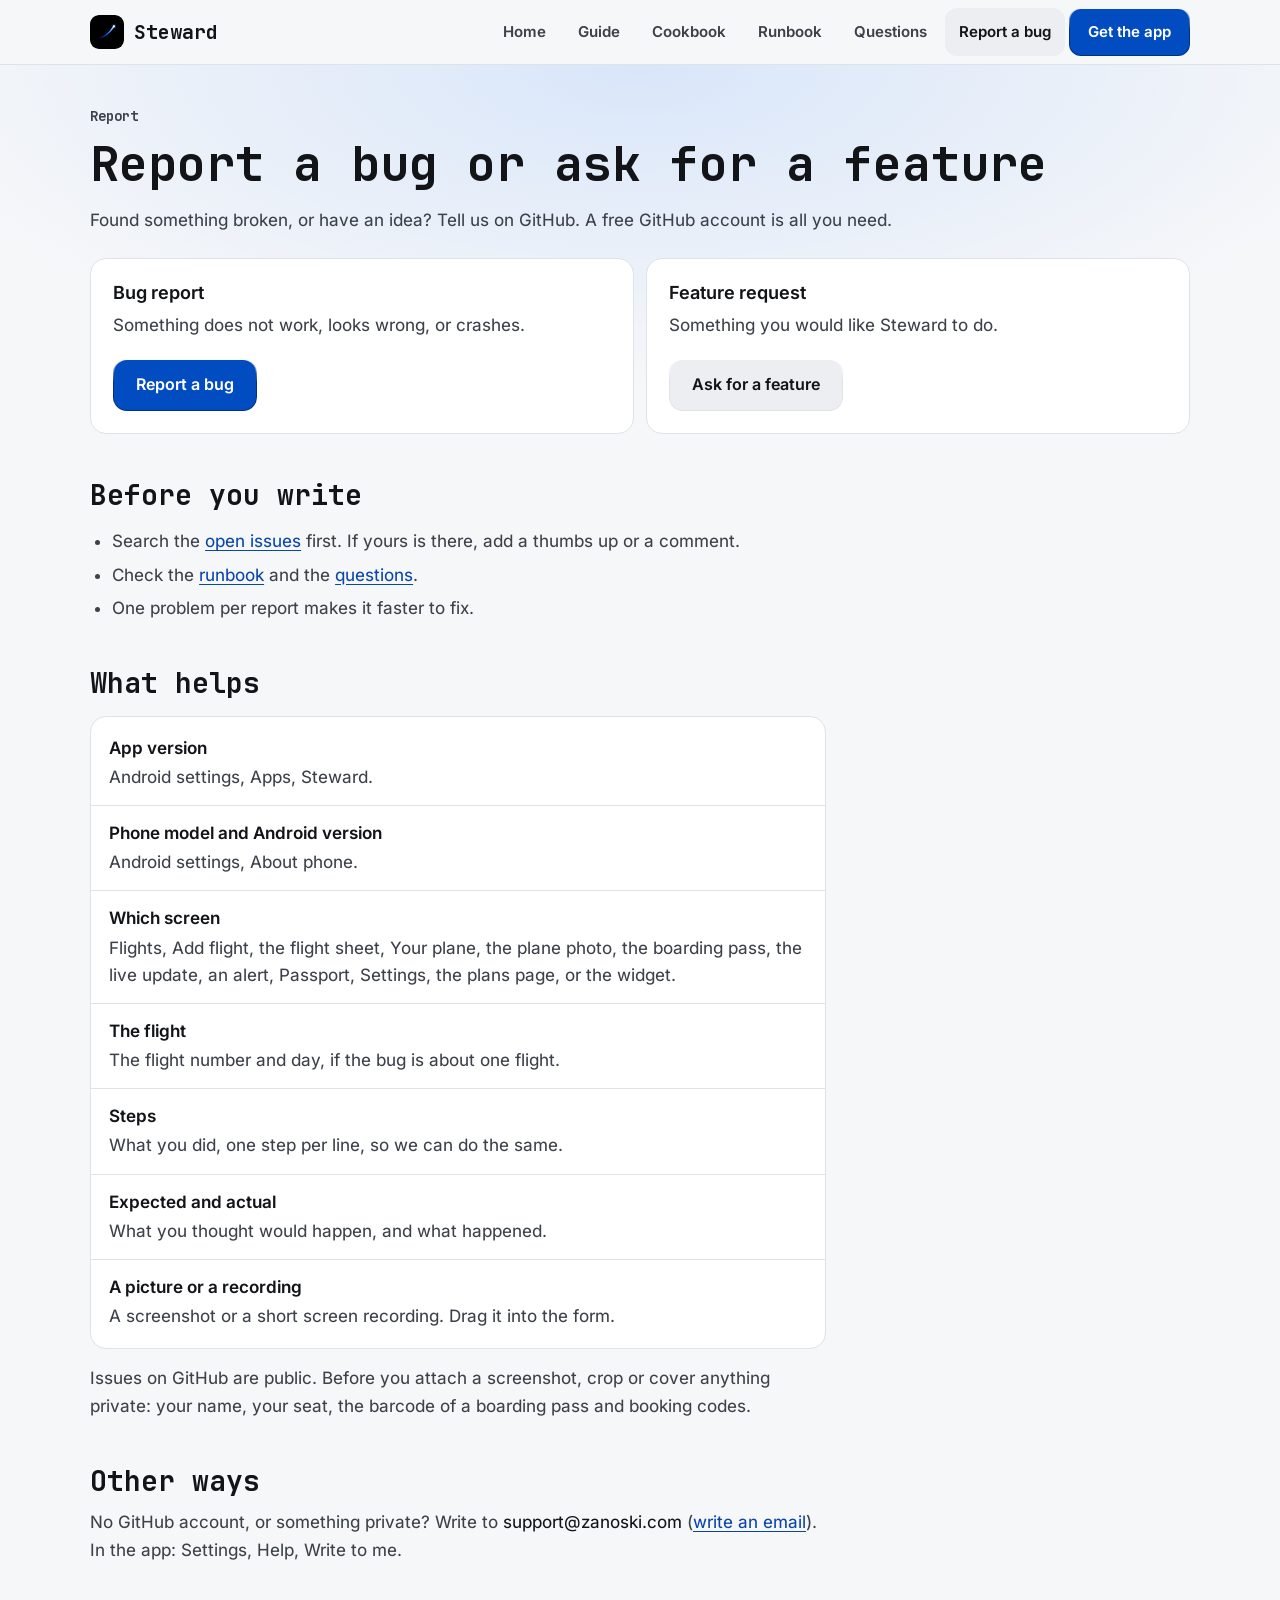
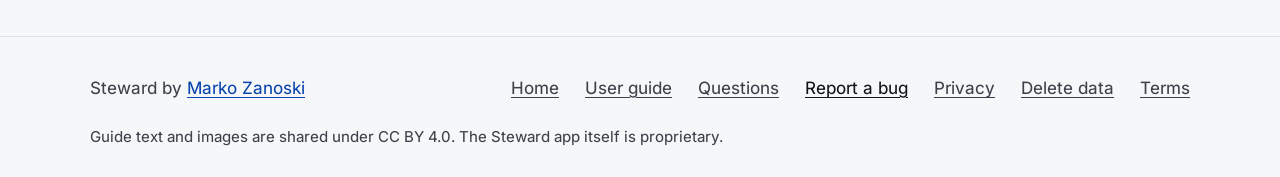
<file: docs/report.html>
<!doctype html>
<html lang="en">
<head>
<meta charset="utf-8">
<meta name="viewport" content="width=device-width, initial-scale=1, viewport-fit=cover">
<title>Report a bug · Steward user guide</title>
<meta name="description" content="How to report a Steward bug or ask for a feature on GitHub, or by email.">
<meta name="theme-color" content="#f6f7f9" media="(prefers-color-scheme: light)">
<meta name="theme-color" content="#000000" media="(prefers-color-scheme: dark)">
<meta property="og:title" content="Report a bug · Steward user guide">
<meta property="og:description" content="How to report a Steward bug or ask for a feature on GitHub, or by email.">
<link rel="icon" href="img/icon.svg" type="image/svg+xml">
<link rel="preload" href="fonts/jetbrains-mono-bold.woff2" as="font" type="font/woff2" crossorigin>
<link rel="preload" href="fonts/inter-regular.woff2" as="font" type="font/woff2" crossorigin>
<style>:root {
color-scheme: light dark;
--zs-fill: #004cc0;
--zs-on-fill: #ffffff;
--zs-glow: #0068ff;
--zs-mono: "JetBrains Mono", ui-monospace, "SF Mono", Menlo, Consolas, monospace;
--zs-sans: "Inter", system-ui, -apple-system, "Segoe UI", Roboto, sans-serif;
--zs-fs: 1;
--zs-type-screen-title: calc(27px * var(--zs-fs));
--zs-type-app-bar-title: calc(22px * var(--zs-fs));
--zs-type-pro-headline: calc(22px * var(--zs-fs));
--zs-type-sheet-title: calc(18px * var(--zs-fs));
--zs-type-sheet-title-big: calc(22px * var(--zs-fs));
--zs-type-section-label: calc(13px * var(--zs-fs));
--zs-type-panel-value: calc(19px * var(--zs-fs));
--zs-type-number: calc(20px * var(--zs-fs));
--zs-type-version: calc(17px * var(--zs-fs));
--zs-type-body: calc(15px * var(--zs-fs));
--zs-type-key: calc(15px * var(--zs-fs));
--zs-type-key-main: calc(16px * var(--zs-fs));
--zs-type-header-key: calc(13px * var(--zs-fs));
--zs-type-item-name: calc(15px * var(--zs-fs));
--zs-type-feature-name: calc(15px * var(--zs-fs));
--zs-type-pitch: calc(14.5px * var(--zs-fs));
--zs-type-hint: calc(14px * var(--zs-fs));
--zs-type-small: calc(13.5px * var(--zs-fs));
--zs-type-feature-line: calc(13px * var(--zs-fs));
--zs-type-nav-label: calc(12.5px * var(--zs-fs));
--zs-type-chip: calc(12.5px * var(--zs-fs));
--zs-type-meta: calc(12.5px * var(--zs-fs));
--zs-type-axis: calc(12px * var(--zs-fs));
--zs-r-plate: 16px;
--zs-r-key: 14px;
--zs-r-key-focus-inner: 10px;
--zs-r-header-key: 12px;
--zs-r-icon-button: 12px;
--zs-r-row: 12px;
--zs-r-note: 12px;
--zs-r-theme-tile: 14px;
--zs-r-tile-preview: 9px;
--zs-r-feature-tile: 10px;
--zs-r-list-icon: 10px;
--zs-r-sheet-top: 24px;
--zs-r-grab: 4px;
--zs-r-pill: 999px;
--zs-r-chip: 999px;
--zs-r-switch: 999px;
--zs-key-h: 52px;
--zs-header-key-h: 48px;
--zs-touch: 48px;
--zs-row-h: 52px;
--zs-item-h: 56px;
--zs-nav-item-h: 56px;
--zs-pill-w: 60px;
--zs-pill-h: 32px;
--zs-pro-row-h: 60px;
--zs-content-max: 1100px;
--zs-press-ms: 70ms;
--zs-release-ms: 140ms;
--zs-look-ms: 250ms;
--zs-pill-ms: 200ms;
--zs-s0: 2px;
--zs-s1: 4px;
--zs-s2: 6px;
--zs-s3: 8px;
--zs-s4: 10px;
--zs-s5: 12px;
--zs-s6: 14px;
--zs-s7: 16px;
--zs-s8: 18px;
--zs-s9: 22px;
--zs-s10: 26px;
--zs-s11: 28px;
--zs-s12: 32px;
--zs-s13: 48px;
--zs-ground: #f6f7f9;
--zs-plate: #ffffff;
--zs-well: #eceef2;
--zs-line: #dfe2e8;
--zs-edge: #7b808c;
--zs-bevel: #ffffff;
--zs-text: #121418;
--zs-soft: #3d414a;
--zs-blue: #0a45ad;
--zs-on-blue: #ffffff;
--zs-ok: #0a5530;
--zs-warn: #5c3a00;
--zs-bad: #931313;
--zs-scrim: rgba(18,20,24,.38);
--zs-chosen: #e8f0ff;
--zs-on-chosen: #0a3f9e;
--zs-risky-fill: #fde8e7;
--zs-risky-text: #8a1010;
--zs-risky-line: #d42a20;
--zs-live-dot: #1a7f4b;
}
@media (prefers-color-scheme: dark) {
:root:not([data-look]), :root[data-look="auto"] {
--zs-ground: #000000;
--zs-plate: #0d0d10;
--zs-well: #16171b;
--zs-line: #24252b;
--zs-edge: #646771;
--zs-bevel: #34363e;
--zs-text: #ffffff;
--zs-soft: #b6b8c0;
--zs-blue: #7aaeff;
--zs-on-blue: #04132e;
--zs-ok: #6fdc9b;
--zs-warn: #f2c06b;
--zs-bad: #ff9d97;
--zs-scrim: rgba(0,0,0,.6);
--zs-chosen: #0a2350;
--zs-on-chosen: #ffffff;
--zs-risky-fill: #2a0d10;
--zs-risky-text: #ffb4ae;
--zs-risky-line: #ff5a4f;
--zs-live-dot: #3ecf8e;
}
}
:root[data-look="light"] {
color-scheme: light;
--zs-ground: #f6f7f9;
--zs-plate: #ffffff;
--zs-well: #eceef2;
--zs-line: #dfe2e8;
--zs-edge: #7b808c;
--zs-bevel: #ffffff;
--zs-text: #121418;
--zs-soft: #3d414a;
--zs-blue: #0a45ad;
--zs-on-blue: #ffffff;
--zs-ok: #0a5530;
--zs-warn: #5c3a00;
--zs-bad: #931313;
--zs-scrim: rgba(18,20,24,.38);
--zs-chosen: #e8f0ff;
--zs-on-chosen: #0a3f9e;
--zs-risky-fill: #fde8e7;
--zs-risky-text: #8a1010;
--zs-risky-line: #d42a20;
--zs-live-dot: #1a7f4b;
}
:root[data-look="dark"] {
color-scheme: dark;
--zs-ground: #111215;
--zs-plate: #18191d;
--zs-well: #1f2126;
--zs-line: #2a2c33;
--zs-edge: #6c707b;
--zs-bevel: #3a3d46;
--zs-text: #eceef2;
--zs-soft: #b5b8c1;
--zs-blue: #86b6ff;
--zs-on-blue: #04132e;
--zs-ok: #6fdc9b;
--zs-warn: #f2c06b;
--zs-bad: #ff9d97;
--zs-scrim: rgba(0,0,0,.55);
--zs-chosen: #0a2350;
--zs-on-chosen: #ffffff;
--zs-risky-fill: #2a0d10;
--zs-risky-text: #ffb4ae;
--zs-risky-line: #ff5a4f;
--zs-live-dot: #3ecf8e;
}
:root[data-look="black"] {
color-scheme: dark;
--zs-ground: #000000;
--zs-plate: #0d0d10;
--zs-well: #16171b;
--zs-line: #24252b;
--zs-edge: #646771;
--zs-bevel: #34363e;
--zs-text: #ffffff;
--zs-soft: #b6b8c0;
--zs-blue: #7aaeff;
--zs-on-blue: #04132e;
--zs-ok: #6fdc9b;
--zs-warn: #f2c06b;
--zs-bad: #ff9d97;
--zs-scrim: rgba(0,0,0,.6);
--zs-chosen: #0a2350;
--zs-on-chosen: #ffffff;
--zs-risky-fill: #2a0d10;
--zs-risky-text: #ffb4ae;
--zs-risky-line: #ff5a4f;
--zs-live-dot: #3ecf8e;
}
@media (prefers-reduced-motion: reduce) { :root { --zs-press-ms: 0ms; --zs-release-ms: 0ms; --zs-look-ms: 0ms; --zs-pill-ms: 0ms; } }
@font-face { font-family: Inter; src: url(fonts/inter-regular.woff2) format("woff2"); font-weight: 400; font-display: swap; }
@font-face { font-family: Inter; src: url(fonts/inter-semibold.woff2) format("woff2"); font-weight: 600; font-display: swap; }
@font-face { font-family: "JetBrains Mono"; src: url(fonts/jetbrains-mono-bold.woff2) format("woff2"); font-weight: 700; font-display: swap; }
* { box-sizing: border-box; }
html { background: var(--zs-ground); scroll-behavior: smooth; -webkit-text-size-adjust: 100%; }
@media (prefers-reduced-motion: reduce) { html { scroll-behavior: auto; } }
body { margin: 0; color: var(--zs-text); background: var(--zs-ground); font: 400 1.0625rem/1.6 var(--zs-sans); -webkit-font-smoothing: antialiased; }
img, svg { display: block; max-width: 100%; }
a { color: var(--zs-blue); text-underline-offset: .2em; }
a:hover { text-decoration-thickness: 2px; }
:focus-visible { outline: 2px solid var(--zs-glow); outline-offset: 3px; border-radius: var(--zs-r-row); }
.skip { position: absolute; left: -999px; top: 8px; z-index: 20; background: var(--zs-fill); color: var(--zs-on-fill); padding: 12px 18px; border-radius: var(--zs-r-key); font-weight: 600; }
.skip:focus { left: 12px; }
.wrap { width: min(var(--zs-content-max), 100% - 40px); margin-inline: auto; }
h1, h2, .lbl { font-family: var(--zs-mono); font-weight: 700; letter-spacing: 0; margin: 0; }
h1, h2, h3 { text-wrap: balance; }
p, li, dd { text-wrap: pretty; }
h1 { font-size: clamp(2rem, 5.2vw, 3rem); line-height: 1.12; }
h2 { font-size: clamp(1.375rem, 3vw, 1.75rem); line-height: 1.2; margin: 44px 0 12px; }
h3, .h3 { font: 600 1.125rem/1.35 var(--zs-sans); margin: 0; }
.lbl { font-size: .875rem; color: var(--zs-soft); margin: 0 0 10px; }
p { margin: 0; }
p + p { margin-top: 12px; }
.bar { position: sticky; top: 0; z-index: 10; background: var(--zs-ground); border-bottom: 1px solid var(--zs-line); padding-top: env(safe-area-inset-top, 0px); }
.bar .wrap { display: flex; flex-wrap: wrap; align-items: center; justify-content: space-between; gap: 0 12px; min-height: 64px; padding-block: 8px; }
.brand { display: flex; align-items: center; gap: 10px; min-height: 48px; color: var(--zs-text); text-decoration: none; font: 700 1.25rem/1 var(--zs-mono); white-space: nowrap; }
.brand img { width: 34px; height: 34px; border-radius: 9px; }
.bar nav { display: flex; align-items: center; gap: 4px; }
.bar nav a { display: inline-flex; align-items: center; min-height: 48px; padding: 0 14px; border-radius: var(--zs-r-row); color: var(--zs-soft); font-weight: 600; font-size: .9375rem; text-decoration: none; white-space: nowrap; }
.bar nav a:hover, .bar nav a[aria-current] { color: var(--zs-text); background: var(--zs-well); }
@media (max-width: 760px) { .hide-s { display: none !important; } }
.key { display: inline-flex; align-items: center; justify-content: center; gap: 10px; min-height: var(--zs-key-h); padding: 0 22px; border-radius: var(--zs-r-key); border: 1px solid transparent; font: 600 1rem/1.2 var(--zs-sans); text-decoration: none; text-align: center; cursor: pointer; transition: transform var(--zs-release-ms) ease, filter var(--zs-release-ms) ease; }
.key:active { transform: scale(.97); transition-duration: var(--zs-press-ms); }
.key.filled, .bar nav a.key { color: var(--zs-on-fill); background: linear-gradient(var(--zs-fill), var(--zs-fill)) padding-box, linear-gradient(to bottom, rgba(255,255,255,.32), color-mix(in srgb, var(--zs-fill) 65%, #000) 45%) border-box; }
.key.filled:hover, .bar nav a.key:hover { color: var(--zs-on-fill); filter: brightness(1.08); }
.bar nav a.key { min-height: 48px; padding: 0 18px; border-radius: var(--zs-r-header-key); }
.key.tonal { color: var(--zs-text); background: linear-gradient(var(--zs-well), var(--zs-well)) padding-box, linear-gradient(to bottom, var(--zs-bevel), var(--zs-line) 45%) border-box; }
.keys { display: grid; gap: 10px; margin-top: 28px; max-width: 34rem; }
@media (min-width: 35em) { .keys { grid-auto-flow: column; grid-auto-columns: minmax(0, 1fr); } }
.plate { background: var(--zs-plate); border: 1px solid var(--zs-line); border-radius: var(--zs-r-plate); box-shadow: 0 1px 0 var(--zs-bevel) inset; }
.page { position: relative; isolation: isolate; padding-block: 40px 72px; }
.page::before { content: ""; position: absolute; inset: 0 0 auto; height: 320px; z-index: -1; pointer-events: none; background: radial-gradient(60% 100% at 50% 0%, color-mix(in srgb, var(--zs-glow) 12%, transparent), transparent); }
.lede { margin-top: 16px; max-width: 40rem; color: var(--zs-soft); font-size: clamp(1.0625rem, 1.8vw, 1.25rem); }
.doc { max-width: 46rem; overflow-wrap: break-word; }
.doc p, .doc li { color: var(--zs-soft); }
.doc strong, .doc b { color: var(--zs-text); font-weight: 600; }
.doc ul, .doc ol { padding-left: 1.3em; }
.doc li + li { margin-top: 6px; }
dl.rows { margin: 16px 0 0; padding: 4px 0; }
dl.rows > div { padding: 14px 18px; }
dl.rows > div + div { border-top: 1px solid var(--zs-line); }
dl.rows dt { font-weight: 600; color: var(--zs-text); }
dl.rows dd { margin: 2px 0 0; color: var(--zs-soft); }
.cards { display: grid; gap: 12px; margin-top: 24px; }
@media (min-width: 840px) { .cards { grid-template-columns: 1fr 1fr; } }
.card { padding: 22px; display: flex; flex-direction: column; gap: 6px; }
.card p { color: var(--zs-soft); }
.card .key { margin-top: auto; align-self: start; }
.card p:last-of-type { margin-bottom: 14px; }
.mail { color: var(--zs-text); }
.sr { position: absolute; width: 1px; height: 1px; overflow: hidden; clip-path: inset(50%); white-space: nowrap; }
footer { border-top: 1px solid var(--zs-line); padding: 28px 0 calc(28px + env(safe-area-inset-bottom, 0px)); color: var(--zs-soft); }
footer .wrap { display: flex; flex-wrap: wrap; gap: 12px 24px; justify-content: space-between; align-items: center; }
footer nav { display: flex; flex-wrap: wrap; gap: 2px; margin-inline: -12px; }
footer nav a { display: inline-flex; align-items: center; min-height: 48px; padding: 0 12px; color: var(--zs-soft); border-radius: var(--zs-r-row); }
footer nav a:hover, footer nav a[aria-current] { color: var(--zs-text); }
footer .lic { flex-basis: 100%; font-size: .9375rem; }
@media (min-width: 2200px) { html { font-size: 130%; } .wrap { width: min(1600px, 100% - 96px); } }
@media (min-width: 3200px) { html { font-size: 180%; } .wrap { width: min(2400px, 100% - 160px); } }
@media (prefers-reduced-motion: reduce) { .key { transition: none; } .key:active { transform: none; } }</style>
</head>
<body>
<a class="skip" href="#main">Skip to content</a>
<header class="bar">
  <div class="wrap">
    <a class="brand" href="index.html"><img src="img/icon.svg" alt="" width="34" height="34"><span>Steward</span></a>
    <nav aria-label="Guide pages"><a class="hide-s" href="index.html">Home</a><a class="hide-s" href="guide.html">Guide</a><a class="hide-s" href="cookbook.html">Cookbook</a><a class="hide-s" href="runbook.html">Runbook</a><a class="hide-s" href="faq.html">Questions</a><a class="hide-s" href="report.html" aria-current="page">Report a bug</a><a class="key" href="https://play.google.com/store/apps/details?id=com.zanoshky.steward">Get the app</a></nav>
  </div>
</header>
<main id="main" class="page">
  <div class="wrap">

    <div class="doc" style="max-width:none">
    <p class="lbl">Report</p>
    <h1>Report a bug or ask for a feature</h1>
    <p style="margin-top:16px">Found something broken, or have an idea? Tell us on GitHub. A free GitHub account is all you need.</p>
    <div class="cards">
      <div class="card plate"><h2 class="h3">Bug report</h2><p>Something does not work, looks wrong, or crashes.</p><a class="key filled" href="https://github.com/Zanoshky/steward-app/issues/new?template=bug_report.yml">Report a bug</a></div>
      <div class="card plate"><h2 class="h3">Feature request</h2><p>Something you would like Steward to do.</p><a class="key tonal" href="https://github.com/Zanoshky/steward-app/issues/new?template=feature_request.yml">Ask for a feature</a></div>
    </div>
    </div>
    <div class="doc">
    <h2>Before you write</h2>
    <ul>
      <li>Search the <a href="https://github.com/Zanoshky/steward-app/issues">open issues</a> first. If yours is there, add a thumbs up or a comment.</li>
      <li>Check the <a href="runbook.html">runbook</a> and the <a href="faq.html">questions</a>.</li>
      <li>One problem per report makes it faster to fix.</li>
    </ul>

    <h2>What helps</h2>
    <dl class="rows plate">
      <div><dt>App version</dt><dd>Android settings, Apps, Steward.</dd></div>
      <div><dt>Phone model and Android version</dt><dd>Android settings, About phone.</dd></div>
      <div><dt>Which screen</dt><dd>Flights, Add flight, the flight sheet, Your plane, the plane photo, the boarding pass, the live update, an alert, Passport, Settings, the plans page, or the widget.</dd></div>
      <div><dt>The flight</dt><dd>The flight number and day, if the bug is about one flight.</dd></div>
      <div><dt>Steps</dt><dd>What you did, one step per line, so we can do the same.</dd></div>
      <div><dt>Expected and actual</dt><dd>What you thought would happen, and what happened.</dd></div>
      <div><dt>A picture or a recording</dt><dd>A screenshot or a short screen recording. Drag it into the form.</dd></div>
    </dl>
    <p style="margin-top:16px">Issues on GitHub are public. Before you attach a screenshot, crop or cover anything private: your name, your seat, the barcode of a boarding pass and booking codes.</p>

    <h2>Other ways</h2>
    <p>No GitHub account, or something private? Write to <span class="mail">support@zanoski.com</span> (<a href="mailto:support@zanoski.com">write an email</a>). In the app: Settings, Help, Write to me.</p>
    </div>

  </div>
</main>
<footer>
  <div class="wrap">
    <span>Steward by <a href="https://zanoski.com">Marko Zanoski</a></span>
    <nav aria-label="Footer"><a href="https://steward.zanoski.com">Home</a><a href="index.html">User guide</a><a href="faq.html">Questions</a><a href="report.html" aria-current="page">Report a bug</a><a href="https://steward.zanoski.com/privacy">Privacy</a><a href="https://steward.zanoski.com/delete">Delete data</a><a href="https://steward.zanoski.com/terms">Terms</a></nav>
    <p class="lic">Guide text and images are shared under CC BY 4.0. The Steward app itself is proprietary.</p>
  </div>
</footer>
</body>
</html>
</file>
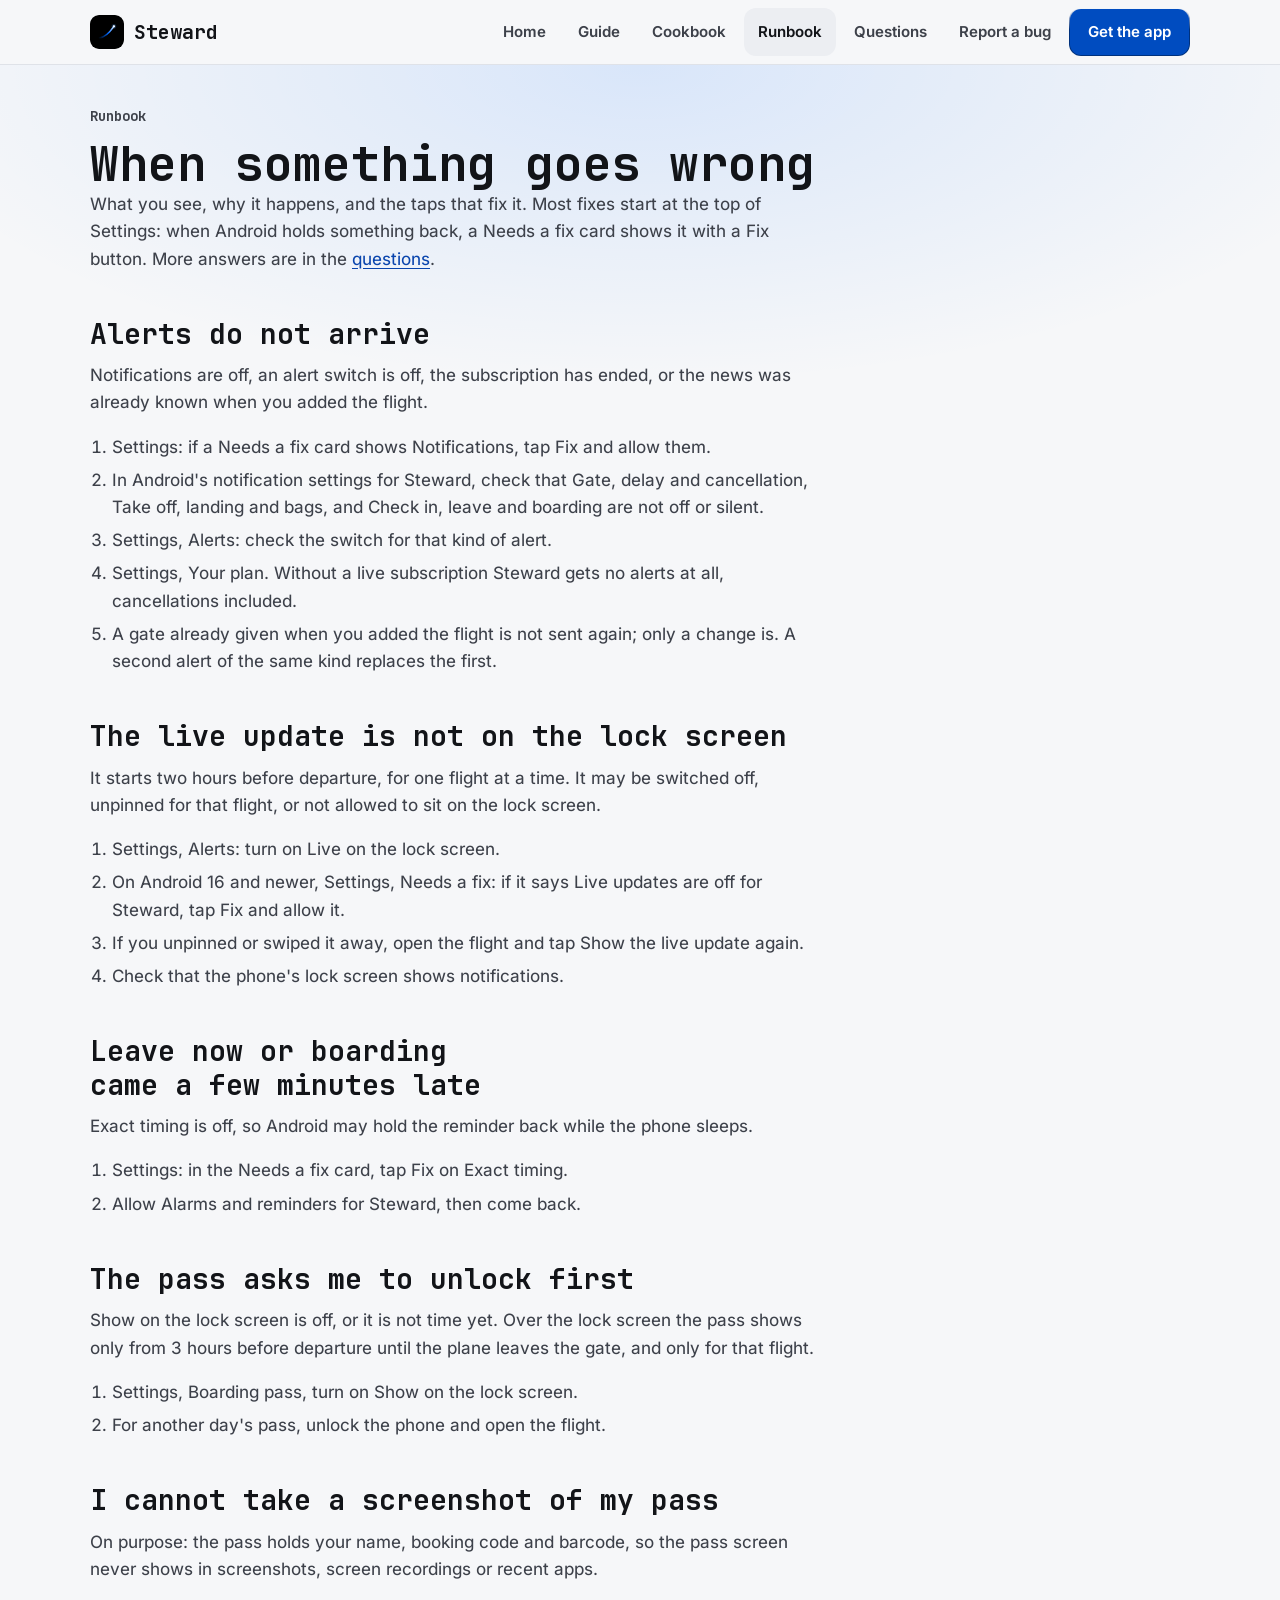
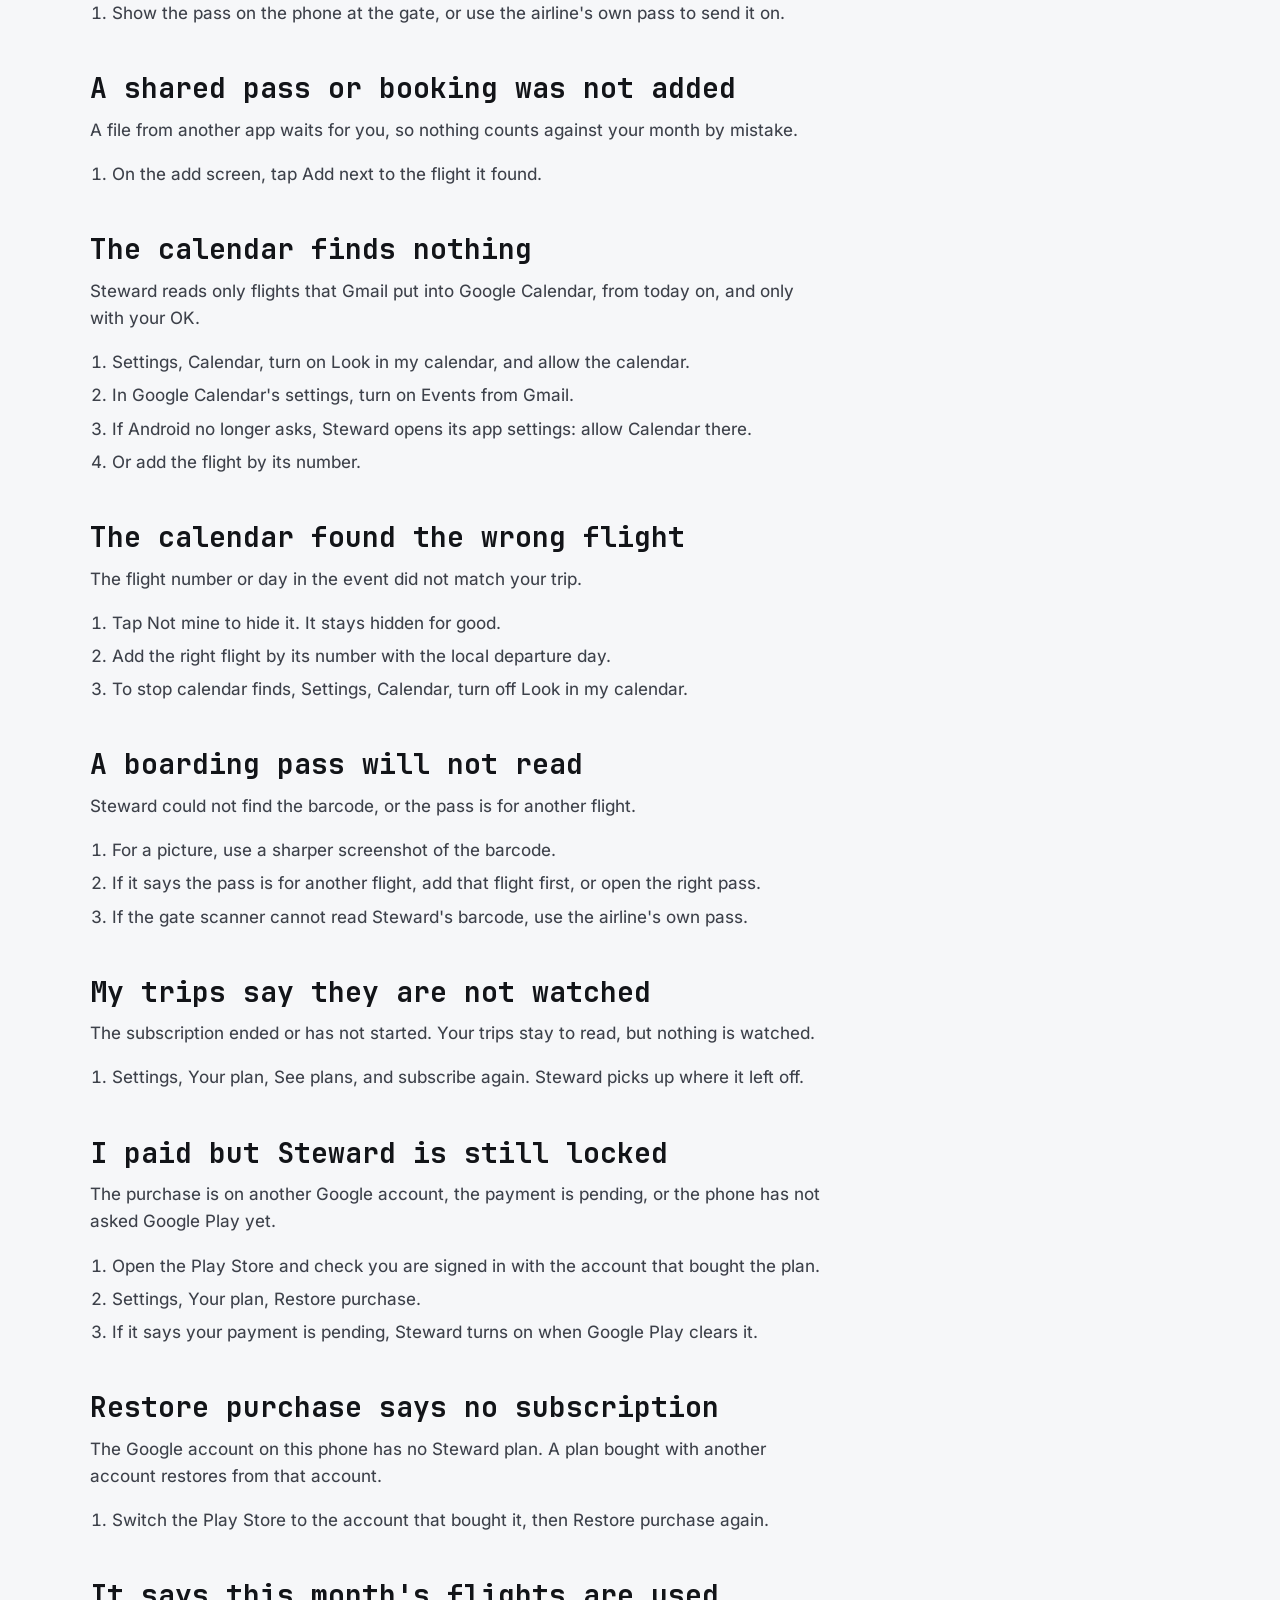
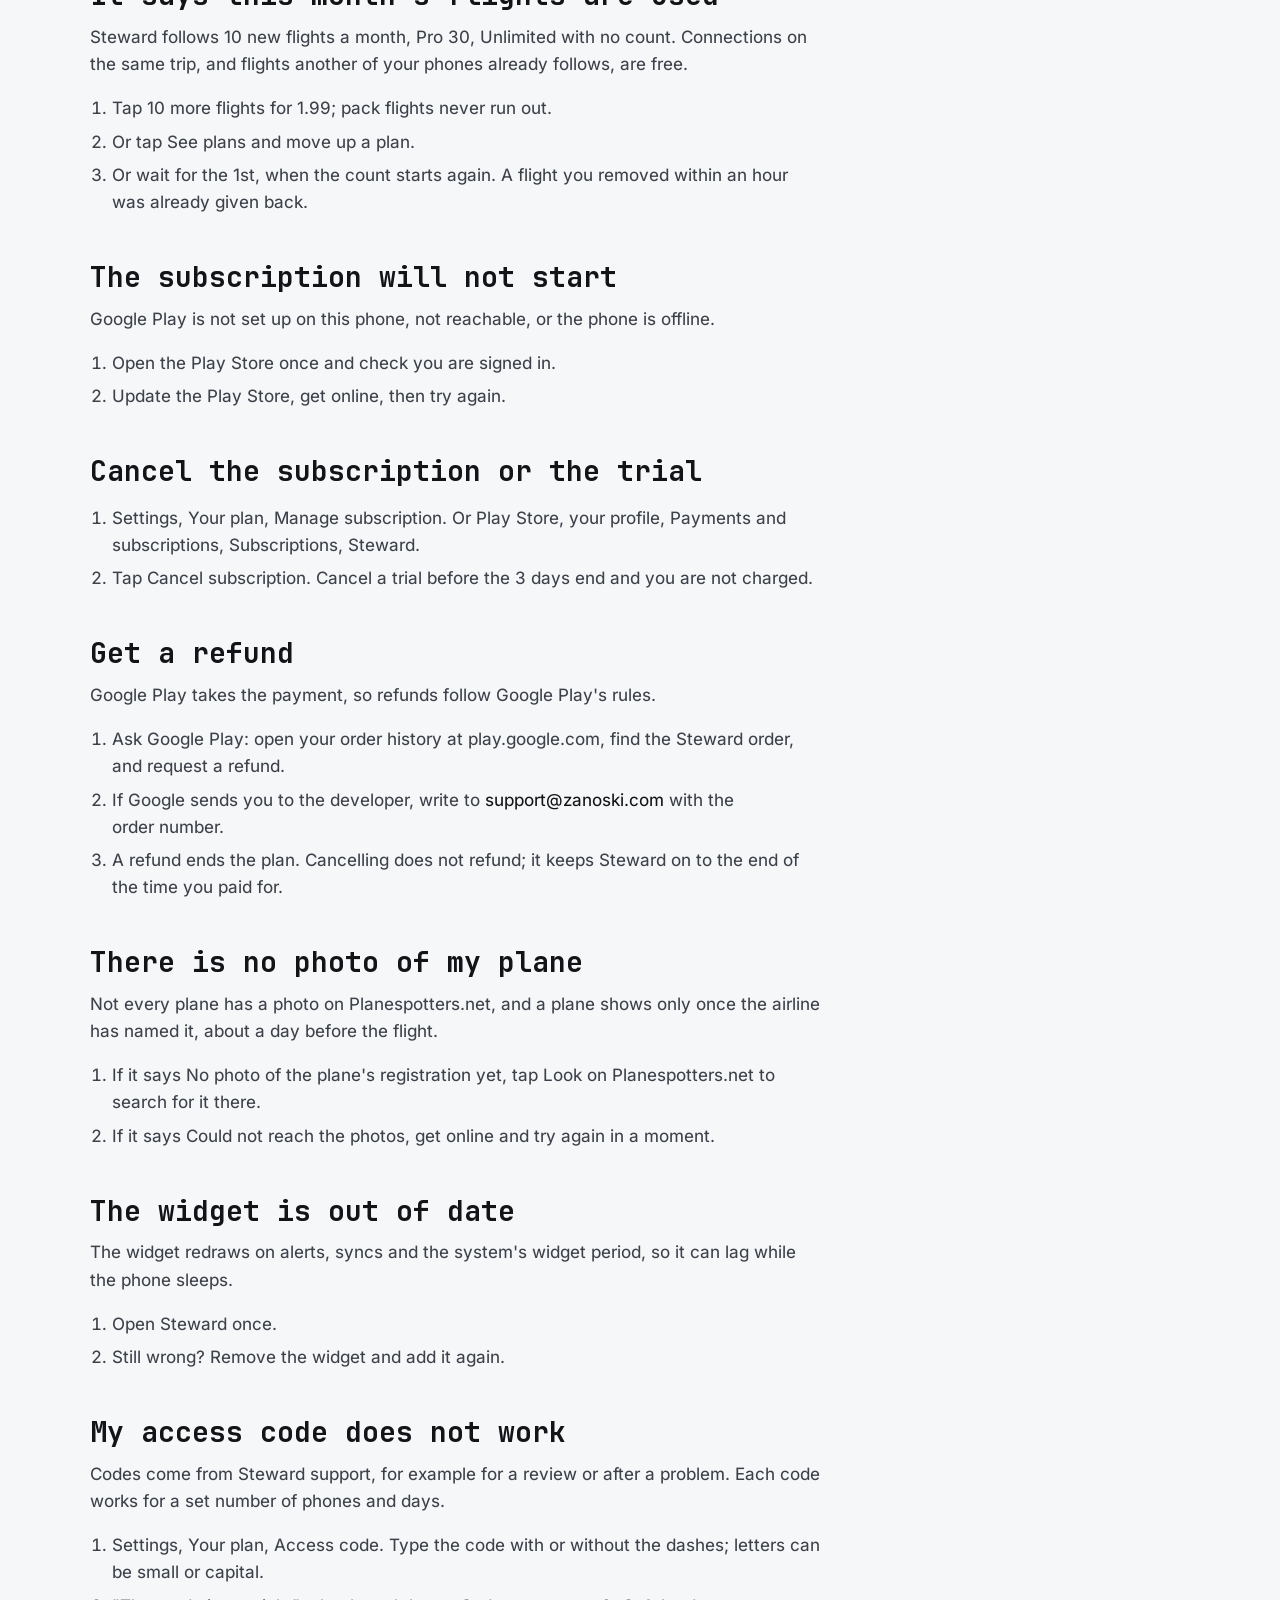
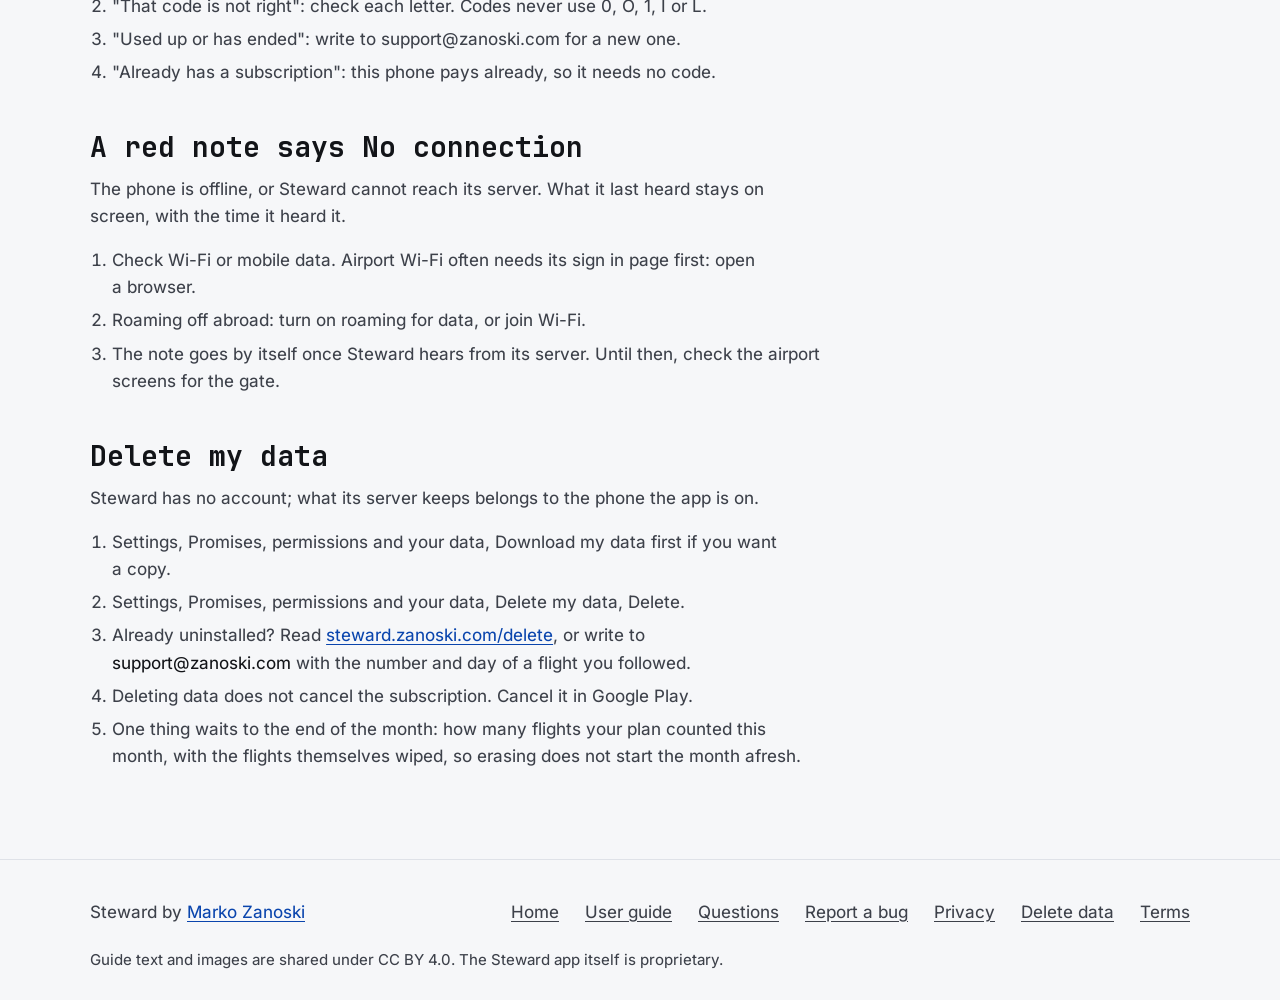
<file: docs/runbook.html>
<!doctype html>
<html lang="en">
<head>
<meta charset="utf-8">
<meta name="viewport" content="width=device-width, initial-scale=1, viewport-fit=cover">
<title>Runbook · Steward user guide</title>
<meta name="description" content="When something in Steward goes wrong: alerts not arriving, the live update, exact timing, calendar finds, boarding passes, plane photos, the subscription, restore purchase, refunds and deleting your data.">
<meta name="theme-color" content="#f6f7f9" media="(prefers-color-scheme: light)">
<meta name="theme-color" content="#000000" media="(prefers-color-scheme: dark)">
<meta property="og:title" content="Runbook · Steward user guide">
<meta property="og:description" content="When something in Steward goes wrong: alerts not arriving, the live update, exact timing, calendar finds, boarding passes, plane photos, the subscription, restore purchase, refunds and deleting your data.">
<link rel="icon" href="img/icon.svg" type="image/svg+xml">
<link rel="preload" href="fonts/jetbrains-mono-bold.woff2" as="font" type="font/woff2" crossorigin>
<link rel="preload" href="fonts/inter-regular.woff2" as="font" type="font/woff2" crossorigin>
<style>:root {
color-scheme: light dark;
--zs-fill: #004cc0;
--zs-on-fill: #ffffff;
--zs-glow: #0068ff;
--zs-mono: "JetBrains Mono", ui-monospace, "SF Mono", Menlo, Consolas, monospace;
--zs-sans: "Inter", system-ui, -apple-system, "Segoe UI", Roboto, sans-serif;
--zs-fs: 1;
--zs-type-screen-title: calc(27px * var(--zs-fs));
--zs-type-app-bar-title: calc(22px * var(--zs-fs));
--zs-type-pro-headline: calc(22px * var(--zs-fs));
--zs-type-sheet-title: calc(18px * var(--zs-fs));
--zs-type-sheet-title-big: calc(22px * var(--zs-fs));
--zs-type-section-label: calc(13px * var(--zs-fs));
--zs-type-panel-value: calc(19px * var(--zs-fs));
--zs-type-number: calc(20px * var(--zs-fs));
--zs-type-version: calc(17px * var(--zs-fs));
--zs-type-body: calc(15px * var(--zs-fs));
--zs-type-key: calc(15px * var(--zs-fs));
--zs-type-key-main: calc(16px * var(--zs-fs));
--zs-type-header-key: calc(13px * var(--zs-fs));
--zs-type-item-name: calc(15px * var(--zs-fs));
--zs-type-feature-name: calc(15px * var(--zs-fs));
--zs-type-pitch: calc(14.5px * var(--zs-fs));
--zs-type-hint: calc(14px * var(--zs-fs));
--zs-type-small: calc(13.5px * var(--zs-fs));
--zs-type-feature-line: calc(13px * var(--zs-fs));
--zs-type-nav-label: calc(12.5px * var(--zs-fs));
--zs-type-chip: calc(12.5px * var(--zs-fs));
--zs-type-meta: calc(12.5px * var(--zs-fs));
--zs-type-axis: calc(12px * var(--zs-fs));
--zs-r-plate: 16px;
--zs-r-key: 14px;
--zs-r-key-focus-inner: 10px;
--zs-r-header-key: 12px;
--zs-r-icon-button: 12px;
--zs-r-row: 12px;
--zs-r-note: 12px;
--zs-r-theme-tile: 14px;
--zs-r-tile-preview: 9px;
--zs-r-feature-tile: 10px;
--zs-r-list-icon: 10px;
--zs-r-sheet-top: 24px;
--zs-r-grab: 4px;
--zs-r-pill: 999px;
--zs-r-chip: 999px;
--zs-r-switch: 999px;
--zs-key-h: 52px;
--zs-header-key-h: 48px;
--zs-touch: 48px;
--zs-row-h: 52px;
--zs-item-h: 56px;
--zs-nav-item-h: 56px;
--zs-pill-w: 60px;
--zs-pill-h: 32px;
--zs-pro-row-h: 60px;
--zs-content-max: 1100px;
--zs-press-ms: 70ms;
--zs-release-ms: 140ms;
--zs-look-ms: 250ms;
--zs-pill-ms: 200ms;
--zs-s0: 2px;
--zs-s1: 4px;
--zs-s2: 6px;
--zs-s3: 8px;
--zs-s4: 10px;
--zs-s5: 12px;
--zs-s6: 14px;
--zs-s7: 16px;
--zs-s8: 18px;
--zs-s9: 22px;
--zs-s10: 26px;
--zs-s11: 28px;
--zs-s12: 32px;
--zs-s13: 48px;
--zs-ground: #f6f7f9;
--zs-plate: #ffffff;
--zs-well: #eceef2;
--zs-line: #dfe2e8;
--zs-edge: #7b808c;
--zs-bevel: #ffffff;
--zs-text: #121418;
--zs-soft: #3d414a;
--zs-blue: #0a45ad;
--zs-on-blue: #ffffff;
--zs-ok: #0a5530;
--zs-warn: #5c3a00;
--zs-bad: #931313;
--zs-scrim: rgba(18,20,24,.38);
--zs-chosen: #e8f0ff;
--zs-on-chosen: #0a3f9e;
--zs-risky-fill: #fde8e7;
--zs-risky-text: #8a1010;
--zs-risky-line: #d42a20;
--zs-live-dot: #1a7f4b;
}
@media (prefers-color-scheme: dark) {
:root:not([data-look]), :root[data-look="auto"] {
--zs-ground: #000000;
--zs-plate: #0d0d10;
--zs-well: #16171b;
--zs-line: #24252b;
--zs-edge: #646771;
--zs-bevel: #34363e;
--zs-text: #ffffff;
--zs-soft: #b6b8c0;
--zs-blue: #7aaeff;
--zs-on-blue: #04132e;
--zs-ok: #6fdc9b;
--zs-warn: #f2c06b;
--zs-bad: #ff9d97;
--zs-scrim: rgba(0,0,0,.6);
--zs-chosen: #0a2350;
--zs-on-chosen: #ffffff;
--zs-risky-fill: #2a0d10;
--zs-risky-text: #ffb4ae;
--zs-risky-line: #ff5a4f;
--zs-live-dot: #3ecf8e;
}
}
:root[data-look="light"] {
color-scheme: light;
--zs-ground: #f6f7f9;
--zs-plate: #ffffff;
--zs-well: #eceef2;
--zs-line: #dfe2e8;
--zs-edge: #7b808c;
--zs-bevel: #ffffff;
--zs-text: #121418;
--zs-soft: #3d414a;
--zs-blue: #0a45ad;
--zs-on-blue: #ffffff;
--zs-ok: #0a5530;
--zs-warn: #5c3a00;
--zs-bad: #931313;
--zs-scrim: rgba(18,20,24,.38);
--zs-chosen: #e8f0ff;
--zs-on-chosen: #0a3f9e;
--zs-risky-fill: #fde8e7;
--zs-risky-text: #8a1010;
--zs-risky-line: #d42a20;
--zs-live-dot: #1a7f4b;
}
:root[data-look="dark"] {
color-scheme: dark;
--zs-ground: #111215;
--zs-plate: #18191d;
--zs-well: #1f2126;
--zs-line: #2a2c33;
--zs-edge: #6c707b;
--zs-bevel: #3a3d46;
--zs-text: #eceef2;
--zs-soft: #b5b8c1;
--zs-blue: #86b6ff;
--zs-on-blue: #04132e;
--zs-ok: #6fdc9b;
--zs-warn: #f2c06b;
--zs-bad: #ff9d97;
--zs-scrim: rgba(0,0,0,.55);
--zs-chosen: #0a2350;
--zs-on-chosen: #ffffff;
--zs-risky-fill: #2a0d10;
--zs-risky-text: #ffb4ae;
--zs-risky-line: #ff5a4f;
--zs-live-dot: #3ecf8e;
}
:root[data-look="black"] {
color-scheme: dark;
--zs-ground: #000000;
--zs-plate: #0d0d10;
--zs-well: #16171b;
--zs-line: #24252b;
--zs-edge: #646771;
--zs-bevel: #34363e;
--zs-text: #ffffff;
--zs-soft: #b6b8c0;
--zs-blue: #7aaeff;
--zs-on-blue: #04132e;
--zs-ok: #6fdc9b;
--zs-warn: #f2c06b;
--zs-bad: #ff9d97;
--zs-scrim: rgba(0,0,0,.6);
--zs-chosen: #0a2350;
--zs-on-chosen: #ffffff;
--zs-risky-fill: #2a0d10;
--zs-risky-text: #ffb4ae;
--zs-risky-line: #ff5a4f;
--zs-live-dot: #3ecf8e;
}
@media (prefers-reduced-motion: reduce) { :root { --zs-press-ms: 0ms; --zs-release-ms: 0ms; --zs-look-ms: 0ms; --zs-pill-ms: 0ms; } }
@font-face { font-family: Inter; src: url(fonts/inter-regular.woff2) format("woff2"); font-weight: 400; font-display: swap; }
@font-face { font-family: Inter; src: url(fonts/inter-semibold.woff2) format("woff2"); font-weight: 600; font-display: swap; }
@font-face { font-family: "JetBrains Mono"; src: url(fonts/jetbrains-mono-bold.woff2) format("woff2"); font-weight: 700; font-display: swap; }
* { box-sizing: border-box; }
html { background: var(--zs-ground); scroll-behavior: smooth; -webkit-text-size-adjust: 100%; }
@media (prefers-reduced-motion: reduce) { html { scroll-behavior: auto; } }
body { margin: 0; color: var(--zs-text); background: var(--zs-ground); font: 400 1.0625rem/1.6 var(--zs-sans); -webkit-font-smoothing: antialiased; }
img, svg { display: block; max-width: 100%; }
a { color: var(--zs-blue); text-underline-offset: .2em; }
a:hover { text-decoration-thickness: 2px; }
:focus-visible { outline: 2px solid var(--zs-glow); outline-offset: 3px; border-radius: var(--zs-r-row); }
.skip { position: absolute; left: -999px; top: 8px; z-index: 20; background: var(--zs-fill); color: var(--zs-on-fill); padding: 12px 18px; border-radius: var(--zs-r-key); font-weight: 600; }
.skip:focus { left: 12px; }
.wrap { width: min(var(--zs-content-max), 100% - 40px); margin-inline: auto; }
h1, h2, .lbl { font-family: var(--zs-mono); font-weight: 700; letter-spacing: 0; margin: 0; }
h1, h2, h3 { text-wrap: balance; }
p, li, dd { text-wrap: pretty; }
h1 { font-size: clamp(2rem, 5.2vw, 3rem); line-height: 1.12; }
h2 { font-size: clamp(1.375rem, 3vw, 1.75rem); line-height: 1.2; margin: 44px 0 12px; }
h3, .h3 { font: 600 1.125rem/1.35 var(--zs-sans); margin: 0; }
.lbl { font-size: .875rem; color: var(--zs-soft); margin: 0 0 10px; }
p { margin: 0; }
p + p { margin-top: 12px; }
.bar { position: sticky; top: 0; z-index: 10; background: var(--zs-ground); border-bottom: 1px solid var(--zs-line); padding-top: env(safe-area-inset-top, 0px); }
.bar .wrap { display: flex; flex-wrap: wrap; align-items: center; justify-content: space-between; gap: 0 12px; min-height: 64px; padding-block: 8px; }
.brand { display: flex; align-items: center; gap: 10px; min-height: 48px; color: var(--zs-text); text-decoration: none; font: 700 1.25rem/1 var(--zs-mono); white-space: nowrap; }
.brand img { width: 34px; height: 34px; border-radius: 9px; }
.bar nav { display: flex; align-items: center; gap: 4px; }
.bar nav a { display: inline-flex; align-items: center; min-height: 48px; padding: 0 14px; border-radius: var(--zs-r-row); color: var(--zs-soft); font-weight: 600; font-size: .9375rem; text-decoration: none; white-space: nowrap; }
.bar nav a:hover, .bar nav a[aria-current] { color: var(--zs-text); background: var(--zs-well); }
@media (max-width: 760px) { .hide-s { display: none !important; } }
.key { display: inline-flex; align-items: center; justify-content: center; gap: 10px; min-height: var(--zs-key-h); padding: 0 22px; border-radius: var(--zs-r-key); border: 1px solid transparent; font: 600 1rem/1.2 var(--zs-sans); text-decoration: none; text-align: center; cursor: pointer; transition: transform var(--zs-release-ms) ease, filter var(--zs-release-ms) ease; }
.key:active { transform: scale(.97); transition-duration: var(--zs-press-ms); }
.key.filled, .bar nav a.key { color: var(--zs-on-fill); background: linear-gradient(var(--zs-fill), var(--zs-fill)) padding-box, linear-gradient(to bottom, rgba(255,255,255,.32), color-mix(in srgb, var(--zs-fill) 65%, #000) 45%) border-box; }
.key.filled:hover, .bar nav a.key:hover { color: var(--zs-on-fill); filter: brightness(1.08); }
.bar nav a.key { min-height: 48px; padding: 0 18px; border-radius: var(--zs-r-header-key); }
.key.tonal { color: var(--zs-text); background: linear-gradient(var(--zs-well), var(--zs-well)) padding-box, linear-gradient(to bottom, var(--zs-bevel), var(--zs-line) 45%) border-box; }
.keys { display: grid; gap: 10px; margin-top: 28px; max-width: 34rem; }
@media (min-width: 35em) { .keys { grid-auto-flow: column; grid-auto-columns: minmax(0, 1fr); } }
.plate { background: var(--zs-plate); border: 1px solid var(--zs-line); border-radius: var(--zs-r-plate); box-shadow: 0 1px 0 var(--zs-bevel) inset; }
.page { position: relative; isolation: isolate; padding-block: 40px 72px; }
.page::before { content: ""; position: absolute; inset: 0 0 auto; height: 320px; z-index: -1; pointer-events: none; background: radial-gradient(60% 100% at 50% 0%, color-mix(in srgb, var(--zs-glow) 12%, transparent), transparent); }
.lede { margin-top: 16px; max-width: 40rem; color: var(--zs-soft); font-size: clamp(1.0625rem, 1.8vw, 1.25rem); }
.doc { max-width: 46rem; overflow-wrap: break-word; }
.doc p, .doc li { color: var(--zs-soft); }
.doc strong, .doc b { color: var(--zs-text); font-weight: 600; }
.doc ul, .doc ol { padding-left: 1.3em; }
.doc li + li { margin-top: 6px; }
dl.rows { margin: 16px 0 0; padding: 4px 0; }
dl.rows > div { padding: 14px 18px; }
dl.rows > div + div { border-top: 1px solid var(--zs-line); }
dl.rows dt { font-weight: 600; color: var(--zs-text); }
dl.rows dd { margin: 2px 0 0; color: var(--zs-soft); }
.cards { display: grid; gap: 12px; margin-top: 24px; }
@media (min-width: 840px) { .cards { grid-template-columns: 1fr 1fr; } }
.card { padding: 22px; display: flex; flex-direction: column; gap: 6px; }
.card p { color: var(--zs-soft); }
.card .key { margin-top: auto; align-self: start; }
.card p:last-of-type { margin-bottom: 14px; }
.mail { color: var(--zs-text); }
.sr { position: absolute; width: 1px; height: 1px; overflow: hidden; clip-path: inset(50%); white-space: nowrap; }
footer { border-top: 1px solid var(--zs-line); padding: 28px 0 calc(28px + env(safe-area-inset-bottom, 0px)); color: var(--zs-soft); }
footer .wrap { display: flex; flex-wrap: wrap; gap: 12px 24px; justify-content: space-between; align-items: center; }
footer nav { display: flex; flex-wrap: wrap; gap: 2px; margin-inline: -12px; }
footer nav a { display: inline-flex; align-items: center; min-height: 48px; padding: 0 12px; color: var(--zs-soft); border-radius: var(--zs-r-row); }
footer nav a:hover, footer nav a[aria-current] { color: var(--zs-text); }
footer .lic { flex-basis: 100%; font-size: .9375rem; }
@media (min-width: 2200px) { html { font-size: 130%; } .wrap { width: min(1600px, 100% - 96px); } }
@media (min-width: 3200px) { html { font-size: 180%; } .wrap { width: min(2400px, 100% - 160px); } }
@media (prefers-reduced-motion: reduce) { .key { transition: none; } .key:active { transform: none; } }</style>
</head>
<body>
<a class="skip" href="#main">Skip to content</a>
<header class="bar">
  <div class="wrap">
    <a class="brand" href="index.html"><img src="img/icon.svg" alt="" width="34" height="34"><span>Steward</span></a>
    <nav aria-label="Guide pages"><a class="hide-s" href="index.html">Home</a><a class="hide-s" href="guide.html">Guide</a><a class="hide-s" href="cookbook.html">Cookbook</a><a class="hide-s" href="runbook.html" aria-current="page">Runbook</a><a class="hide-s" href="faq.html">Questions</a><a class="hide-s" href="report.html">Report a bug</a><a class="key" href="https://play.google.com/store/apps/details?id=com.zanoshky.steward">Get the app</a></nav>
  </div>
</header>
<main id="main" class="page">
  <div class="wrap">

    <div class="doc">
    <p class="lbl">Runbook</p>
    <h1>When something goes wrong</h1>
    <p>What you see, why it happens, and the taps that fix it. Most fixes start at the top of Settings: when Android holds something back, a Needs a fix card shows it with a Fix button. More answers are in the <a href="faq.html">questions</a>.</p>

    <h2>Alerts do not arrive</h2>
    <p>Notifications are off, an alert switch is off, the subscription has ended, or the news was already known when you added the flight.</p>
    <ol><li>Settings: if a Needs a fix card shows Notifications, tap Fix and allow them.</li><li>In Android's notification settings for Steward, check that Gate, delay and cancellation, Take off, landing and bags, and Check in, leave and boarding are not off or silent.</li><li>Settings, Alerts: check the switch for that kind of alert.</li><li>Settings, Your plan. Without a live subscription Steward gets no alerts at all, cancellations included.</li><li>A gate already given when you added the flight is not sent again; only a change is. A second alert of the same kind replaces the first.</li></ol>

    <h2>The live update is not on the lock screen</h2>
    <p>It starts two hours before departure, for one flight at a time. It may be switched off, unpinned for that flight, or not allowed to sit on the lock screen.</p>
    <ol><li>Settings, Alerts: turn on Live on the lock screen.</li><li>On Android 16 and newer, Settings, Needs a fix: if it says Live updates are off for Steward, tap Fix and allow it.</li><li>If you unpinned or swiped it away, open the flight and tap Show the live update again.</li><li>Check that the phone's lock screen shows notifications.</li></ol>

    <h2>Leave now or boarding came a few minutes late</h2>
    <p>Exact timing is off, so Android may hold the reminder back while the phone sleeps.</p>
    <ol><li>Settings: in the Needs a fix card, tap Fix on Exact timing.</li><li>Allow Alarms and reminders for Steward, then come back.</li></ol>

    <h2>The pass asks me to unlock first</h2>
    <p>Show on the lock screen is off, or it is not time yet. Over the lock screen the pass shows only from 3 hours before departure until the plane leaves the gate, and only for that flight.</p>
    <ol><li>Settings, Boarding pass, turn on Show on the lock screen.</li><li>For another day's pass, unlock the phone and open the flight.</li></ol>

    <h2>I cannot take a screenshot of my pass</h2>
    <p>On purpose: the pass holds your name, booking code and barcode, so the pass screen never shows in screenshots, screen recordings or recent apps.</p>
    <ol><li>Show the pass on the phone at the gate, or use the airline's own pass to send it on.</li></ol>

    <h2>A shared pass or booking was not added</h2>
    <p>A file from another app waits for you, so nothing counts against your month by mistake.</p>
    <ol><li>On the add screen, tap Add next to the flight it found.</li></ol>

    <h2>The calendar finds nothing</h2>
    <p>Steward reads only flights that Gmail put into Google Calendar, from today on, and only with your OK.</p>
    <ol><li>Settings, Calendar, turn on Look in my calendar, and allow the calendar.</li><li>In Google Calendar's settings, turn on Events from Gmail.</li><li>If Android no longer asks, Steward opens its app settings: allow Calendar there.</li><li>Or add the flight by its number.</li></ol>

    <h2>The calendar found the wrong flight</h2>
    <p>The flight number or day in the event did not match your trip.</p>
    <ol><li>Tap Not mine to hide it. It stays hidden for good.</li><li>Add the right flight by its number with the local departure day.</li><li>To stop calendar finds, Settings, Calendar, turn off Look in my calendar.</li></ol>

    <h2>A boarding pass will not read</h2>
    <p>Steward could not find the barcode, or the pass is for another flight.</p>
    <ol><li>For a picture, use a sharper screenshot of the barcode.</li><li>If it says the pass is for another flight, add that flight first, or open the right pass.</li><li>If the gate scanner cannot read Steward's barcode, use the airline's own pass.</li></ol>

    <h2>My trips say they are not watched</h2>
    <p>The subscription ended or has not started. Your trips stay to read, but nothing is watched.</p>
    <ol><li>Settings, Your plan, See plans, and subscribe again. Steward picks up where it left off.</li></ol>

    <h2>I paid but Steward is still locked</h2>
    <p>The purchase is on another Google account, the payment is pending, or the phone has not asked Google Play yet.</p>
    <ol><li>Open the Play Store and check you are signed in with the account that bought the plan.</li><li>Settings, Your plan, Restore purchase.</li><li>If it says your payment is pending, Steward turns on when Google Play clears it.</li></ol>

    <h2>Restore purchase says no subscription</h2>
    <p>The Google account on this phone has no Steward plan. A plan bought with another account restores from that account.</p>
    <ol><li>Switch the Play Store to the account that bought it, then Restore purchase again.</li></ol>

    <h2>It says this month's flights are used</h2>
    <p>Steward follows 10 new flights a month, Pro 30, Unlimited with no count. Connections on the same trip, and flights another of your phones already follows, are free.</p>
    <ol><li>Tap 10 more flights for 1.99; pack flights never run out.</li><li>Or tap See plans and move up a plan.</li><li>Or wait for the 1st, when the count starts again. A flight you removed within an hour was already given back.</li></ol>

    <h2>The subscription will not start</h2>
    <p>Google Play is not set up on this phone, not reachable, or the phone is offline.</p>
    <ol><li>Open the Play Store once and check you are signed in.</li><li>Update the Play Store, get online, then try again.</li></ol>

    <h2>Cancel the subscription or the trial</h2>
    <ol><li>Settings, Your plan, Manage subscription. Or Play Store, your profile, Payments and subscriptions, Subscriptions, Steward.</li><li>Tap Cancel subscription. Cancel a trial before the 3 days end and you are not charged.</li></ol>

    <h2>Get a refund</h2>
    <p>Google Play takes the payment, so refunds follow Google Play's rules.</p>
    <ol><li>Ask Google Play: open your order history at play.google.com, find the Steward order, and request a refund.</li><li>If Google sends you to the developer, write to <span class="mail">support@zanoski.com</span> with the order number.</li><li>A refund ends the plan. Cancelling does not refund; it keeps Steward on to the end of the time you paid for.</li></ol>

    <h2>There is no photo of my plane</h2>
    <p>Not every plane has a photo on Planespotters.net, and a plane shows only once the airline has named it, about a day before the flight.</p>
    <ol><li>If it says No photo of the plane's registration yet, tap Look on Planespotters.net to search for it there.</li><li>If it says Could not reach the photos, get online and try again in a moment.</li></ol>

    <h2>The widget is out of date</h2>
    <p>The widget redraws on alerts, syncs and the system's widget period, so it can lag while the phone sleeps.</p>
    <ol><li>Open Steward once.</li><li>Still wrong? Remove the widget and add it again.</li></ol>

    <h2>My access code does not work</h2>
    <p>Codes come from Steward support, for example for a review or after a problem. Each code works for a set number of phones and days.</p>
    <ol><li>Settings, Your plan, Access code. Type the code with or without the dashes; letters can be small or capital.</li><li>"That code is not right": check each letter. Codes never use 0, O, 1, I or L.</li><li>"Used up or has ended": write to support@zanoski.com for a new one.</li><li>"Already has a subscription": this phone pays already, so it needs no code.</li></ol>

    <h2>A red note says No connection</h2>
    <p>The phone is offline, or Steward cannot reach its server. What it last heard stays on screen, with the time it heard it.</p>
    <ol><li>Check Wi-Fi or mobile data. Airport Wi-Fi often needs its sign in page first: open a browser.</li><li>Roaming off abroad: turn on roaming for data, or join Wi-Fi.</li><li>The note goes by itself once Steward hears from its server. Until then, check the airport screens for the gate.</li></ol>

    <h2>Delete my data</h2>
    <p>Steward has no account; what its server keeps belongs to the phone the app is on.</p>
    <ol><li>Settings, Promises, permissions and your data, Download my data first if you want a copy.</li><li>Settings, Promises, permissions and your data, Delete my data, Delete.</li><li>Already uninstalled? Read <a href="https://steward.zanoski.com/delete">steward.zanoski.com/delete</a>, or write to <span class="mail">support@zanoski.com</span> with the number and day of a flight you followed.</li><li>Deleting data does not cancel the subscription. Cancel it in Google Play.</li><li>One thing waits to the end of the month: how many flights your plan counted this month, with the flights themselves wiped, so erasing does not start the month afresh.</li></ol>
    </div>

  </div>
</main>
<footer>
  <div class="wrap">
    <span>Steward by <a href="https://zanoski.com">Marko Zanoski</a></span>
    <nav aria-label="Footer"><a href="https://steward.zanoski.com">Home</a><a href="index.html">User guide</a><a href="faq.html">Questions</a><a href="report.html">Report a bug</a><a href="https://steward.zanoski.com/privacy">Privacy</a><a href="https://steward.zanoski.com/delete">Delete data</a><a href="https://steward.zanoski.com/terms">Terms</a></nav>
    <p class="lic">Guide text and images are shared under CC BY 4.0. The Steward app itself is proprietary.</p>
  </div>
</footer>
</body>
</html>
</file>
